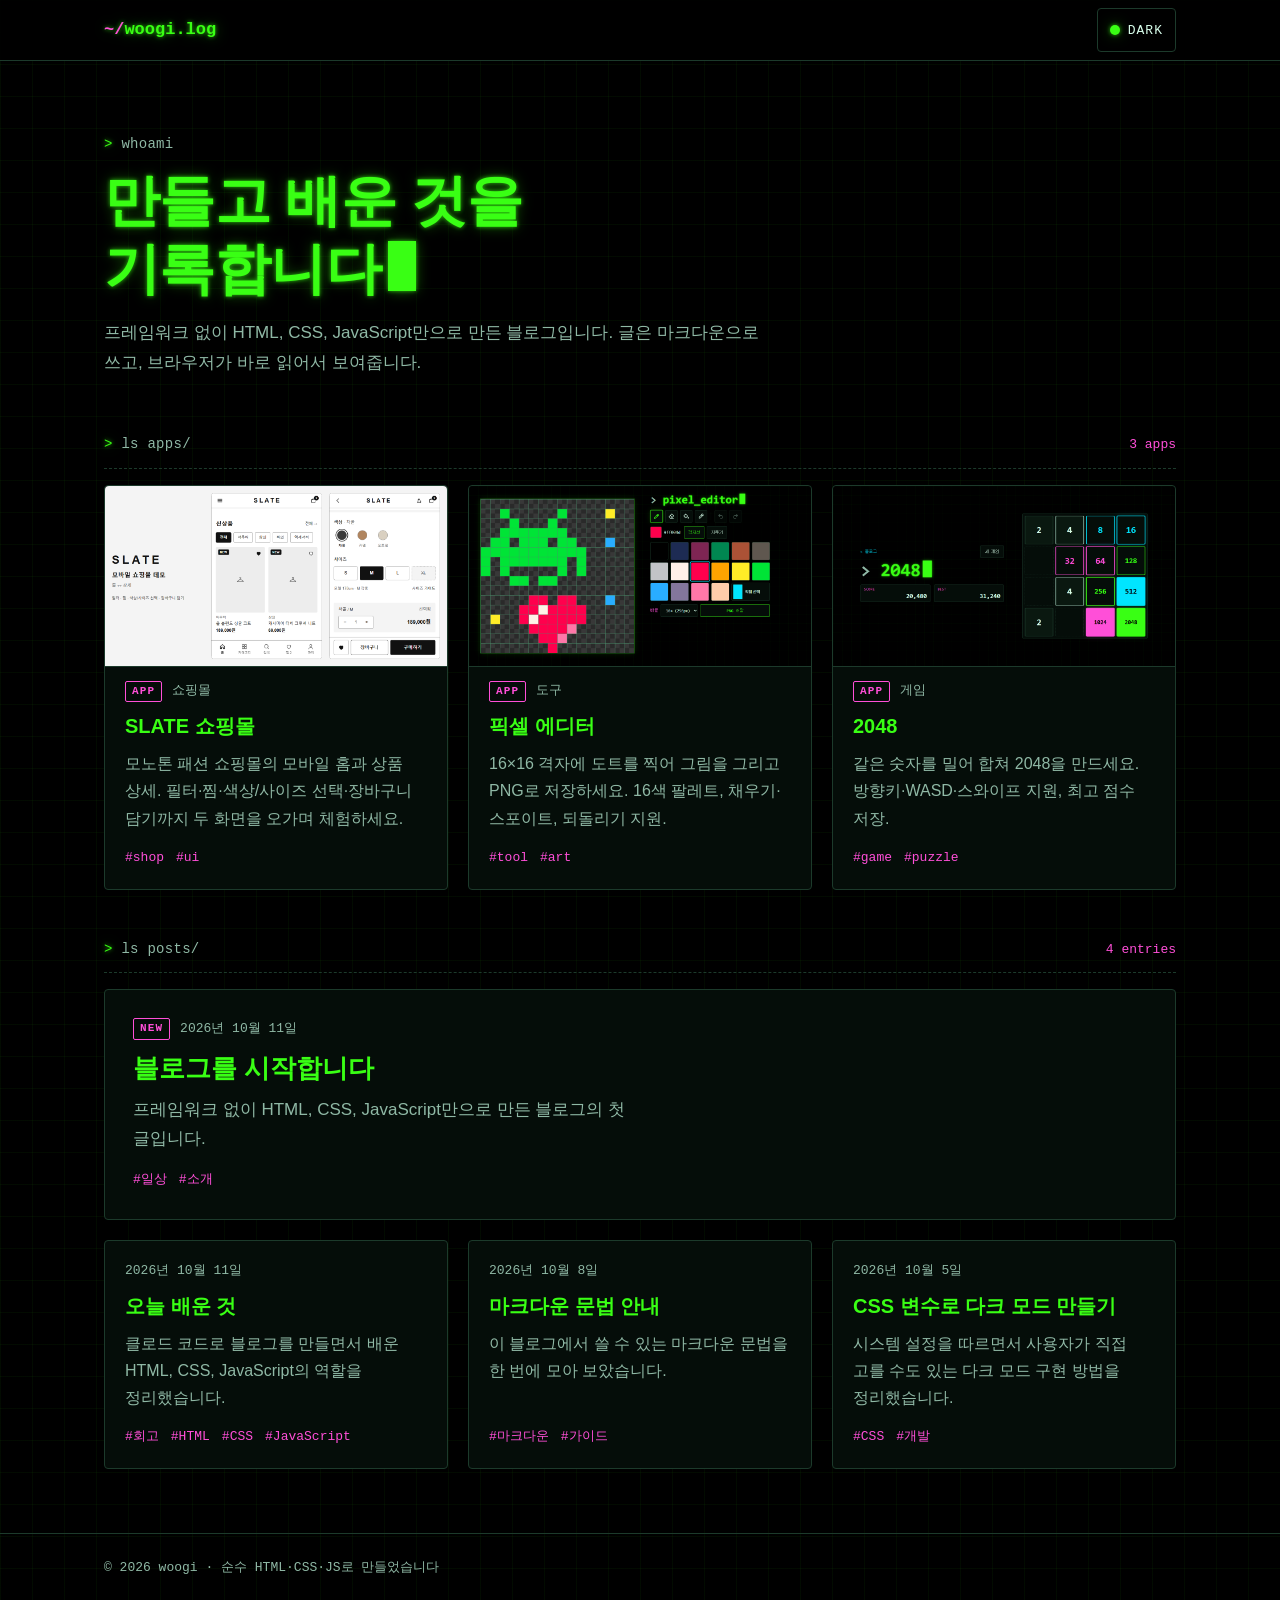
<file: index.html>
<!doctype html>
<html lang="ko">
<head>
  <meta charset="utf-8">
  <meta name="viewport" content="width=device-width, initial-scale=1">
  <title>woogi.log</title>
  <meta name="description" content="프레임워크 없이 HTML, CSS, JavaScript로 만든 개인 블로그입니다.">
  <script>
    // 첫 화면이 그려지기 전에 저장된 테마를 적용합니다 (깜빡임 방지).
    try {
      if (localStorage.getItem('theme') === 'light') document.documentElement.dataset.theme = 'light';
    } catch (e) {}
  </script>
  <link rel="stylesheet" href="css/style.css">
  <script type="module" src="js/theme.js"></script>
  <script type="module" src="js/main.js"></script>
</head>
<body>
  <a class="skip-link" href="#main">본문으로 건너뛰기</a>

  <header class="site-header">
    <div class="container header-inner">
      <a class="brand" href="./" aria-current="page"><span class="brand-path">~/</span>woogi.log</a>
      <button class="theme-toggle" type="button" aria-label="라이트 테마" aria-pressed="false">
        <span class="theme-toggle-label">DARK</span>
      </button>
    </div>
  </header>

  <main id="main" class="container">
    <section class="hero" aria-labelledby="hero-title">
      <p class="prompt">whoami</p>
      <h1 id="hero-title" class="hero-title">만들고 배운 것을<br>기록합니다<span class="cursor" aria-hidden="true"></span></h1>
      <p class="hero-text">프레임워크 없이 HTML, CSS, JavaScript만으로 만든 블로그입니다. 글은 마크다운으로 쓰고, 브라우저가 바로 읽어서 보여줍니다.</p>
    </section>

    <section class="apps" aria-labelledby="apps-title">
      <div class="section-head">
        <h2 id="apps-title" class="prompt">ls apps/</h2>
        <p class="section-count">3 apps</p>
      </div>
      <div class="post-grid">
        <article class="card card--app">
          <img class="card-thumb" src="apps/slate-shop/preview.png" width="1200" height="630" alt="SLATE 쇼핑몰 화면: 흑백 모바일 홈의 신상품 필터 칩과 찜한 상품 카드, 옆에 차콜 색상과 M 사이즈를 고른 상품 상세" loading="lazy">
          <p class="card-meta"><span class="badge">APP</span>쇼핑몰</p>
          <h3 class="card-title"><a class="card-link" href="apps/slate-shop/">SLATE 쇼핑몰</a></h3>
          <p class="card-description">모노톤 패션 쇼핑몰의 모바일 홈과 상품 상세. 필터·찜·색상/사이즈 선택·장바구니 담기까지 두 화면을 오가며 체험하세요.</p>
          <ul class="tag-list" aria-label="태그">
            <li class="tag">#shop</li>
            <li class="tag">#ui</li>
          </ul>
        </article>
        <article class="card card--app">
          <img class="card-thumb" src="apps/pixel-editor/preview.png" width="1200" height="630" alt="픽셀 에디터 화면: 16×16 격자에 그린 초록 우주 침략자와 빨간 하트, 옆에 그리기 도구와 16색 팔레트" loading="lazy">
          <p class="card-meta"><span class="badge">APP</span>도구</p>
          <h3 class="card-title"><a class="card-link" href="apps/pixel-editor/">픽셀 에디터</a></h3>
          <p class="card-description">16×16 격자에 도트를 찍어 그림을 그리고 PNG로 저장하세요. 16색 팔레트, 채우기·스포이트, 되돌리기 지원.</p>
          <ul class="tag-list" aria-label="태그">
            <li class="tag">#tool</li>
            <li class="tag">#art</li>
          </ul>
        </article>
        <article class="card card--app">
          <img class="card-thumb" src="apps/2048/preview.png" width="1200" height="630" alt="네온 테마 2048 게임 화면: 점수판과 2부터 2048까지의 타일이 놓인 4×4 보드" loading="lazy">
          <p class="card-meta"><span class="badge">APP</span>게임</p>
          <h3 class="card-title"><a class="card-link" href="apps/2048/">2048</a></h3>
          <p class="card-description">같은 숫자를 밀어 합쳐 2048을 만드세요. 방향키·WASD·스와이프 지원, 최고 점수 저장.</p>
          <ul class="tag-list" aria-label="태그">
            <li class="tag">#game</li>
            <li class="tag">#puzzle</li>
          </ul>
        </article>
      </div>
    </section>

    <section class="posts" aria-labelledby="posts-title">
      <div class="section-head">
        <h2 id="posts-title" class="prompt">ls posts/</h2>
        <p id="post-count" class="section-count"></p>
      </div>
      <div id="post-list" class="post-grid" aria-live="polite"></div>
    </section>
  </main>

  <footer class="site-footer">
    <div class="container">
      <p>&copy; 2026 woogi · 순수 HTML·CSS·JS로 만들었습니다</p>
    </div>
  </footer>
</body>
</html>
</file>
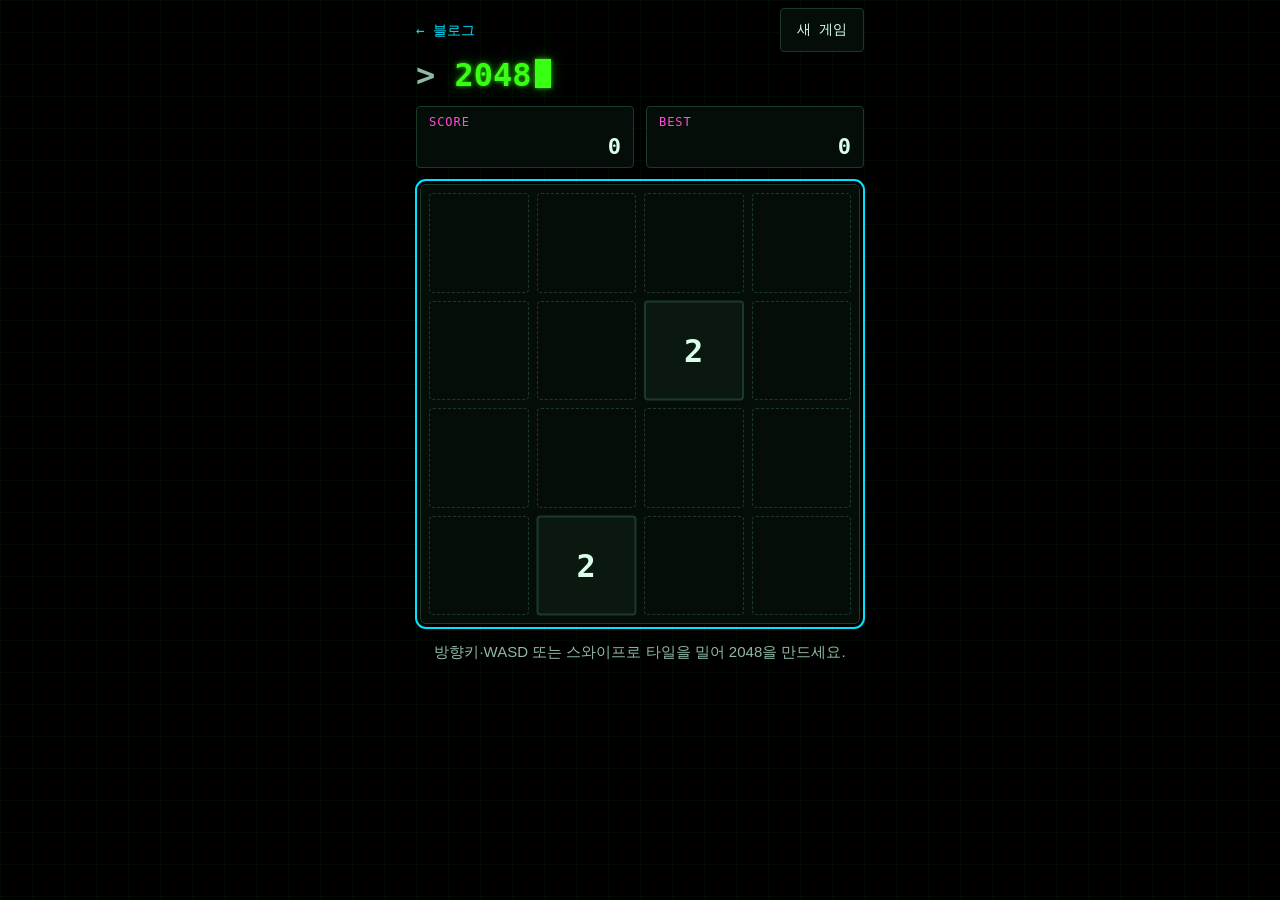
<file: apps/2048/index.html>
<!doctype html>
<html lang="ko">
<head>
  <meta charset="utf-8">
  <meta name="viewport" content="width=device-width, initial-scale=1">
  <title>2048 · woogi.log</title>
  <meta name="description" content="같은 숫자를 밀어 합쳐 2048을 만드세요. 방향키·WASD·스와이프 지원, 최고 점수 저장.">
  <script>
    // 첫 화면이 그려지기 전에 블로그에서 고른 테마를 적용합니다 (깜빡임 방지).
    try {
      if (localStorage.getItem('theme') === 'light') document.documentElement.dataset.theme = 'light';
    } catch (e) {}
  </script>
  <link rel="stylesheet" href="style.css">
  <script type="module" src="ui.js"></script>
</head>
<body>
  <div class="app">
    <header class="app-header">
      <nav class="top-bar" aria-label="앱 메뉴">
        <a class="back-link" href="../../index.html" target="_top">← 블로그</a>
        <button class="button new-game" type="button" id="new-game">새 게임</button>
      </nav>
      <h1 class="title"><span class="title-prompt" aria-hidden="true">&gt; </span>2048<span class="cursor" aria-hidden="true"></span></h1>
      <div class="scoreboard">
        <div class="score-box">
          <span class="score-label" id="score-label">SCORE</span>
          <span class="score-value" id="score" aria-labelledby="score-label">0</span>
          <span class="score-float-anchor" id="score-float" aria-hidden="true"></span>
        </div>
        <div class="score-box">
          <span class="score-label" id="best-label">BEST</span>
          <span class="score-value" id="best" aria-labelledby="best-label">0</span>
        </div>
      </div>
    </header>

    <main class="app-main">
      <div class="board-wrap">
        <div class="board" id="board" role="group" aria-label="2048 게임 보드" tabindex="-1">
          <div class="cell-grid" aria-hidden="true">
            <div class="cell"></div><div class="cell"></div><div class="cell"></div><div class="cell"></div>
            <div class="cell"></div><div class="cell"></div><div class="cell"></div><div class="cell"></div>
            <div class="cell"></div><div class="cell"></div><div class="cell"></div><div class="cell"></div>
            <div class="cell"></div><div class="cell"></div><div class="cell"></div><div class="cell"></div>
          </div>
          <div class="tile-layer" id="tile-layer" aria-hidden="true"></div>
        </div>

        <div class="overlay" id="overlay-win" role="dialog" aria-labelledby="overlay-win-title" hidden>
          <p class="overlay-title" id="overlay-win-title">&gt; 2048 달성!</p>
          <div class="overlay-actions">
            <button class="button button-primary" type="button" id="continue">계속하기</button>
            <button class="button" type="button" id="win-new-game">새 게임</button>
          </div>
        </div>

        <div class="overlay" id="overlay-over" role="dialog" aria-labelledby="overlay-over-title" aria-describedby="overlay-over-score" hidden>
          <p class="overlay-title" id="overlay-over-title">&gt; GAME OVER</p>
          <p class="overlay-score" id="overlay-over-score">점수 0</p>
          <div class="overlay-actions">
            <button class="button button-primary" type="button" id="retry">다시 하기</button>
          </div>
        </div>
      </div>

      <p class="hint">방향키·WASD 또는 스와이프로 타일을 밀어 2048을 만드세요.</p>
      <p class="sr-only" id="live" aria-live="polite"></p>
    </main>
  </div>
</body>
</html>
</file>
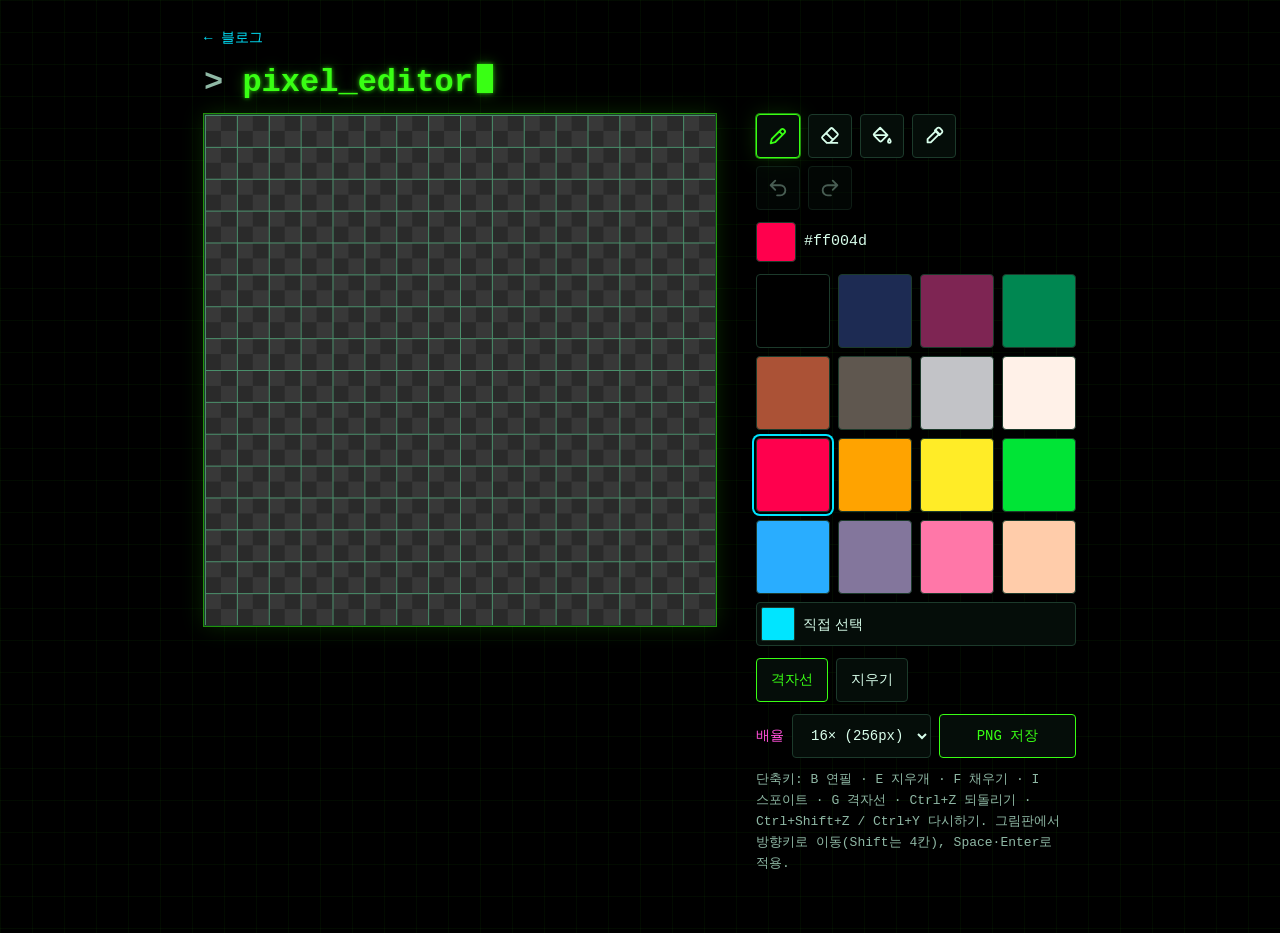
<file: apps/pixel-editor/index.html>
<!doctype html>
<html lang="ko">
<head>
  <meta charset="utf-8">
  <meta name="viewport" content="width=device-width, initial-scale=1">
  <title>픽셀 에디터 · woogi.log</title>
  <meta name="description" content="16×16 격자에 도트를 찍어 그림을 그리고 PNG로 저장하세요. 16색 팔레트, 채우기·스포이트, 되돌리기 지원.">
  <script>
    // 첫 화면이 그려지기 전에 블로그에서 고른 테마를 적용합니다 (깜빡임 방지).
    try {
      if (localStorage.getItem('theme') === 'light') document.documentElement.dataset.theme = 'light';
    } catch (e) {}
  </script>
  <link rel="stylesheet" href="style.css">
  <script type="module" src="ui.js"></script>
</head>
<body>
  <div class="app">
    <header class="app-header">
      <nav class="top-bar" aria-label="앱 메뉴">
        <a class="back-link" href="../../index.html" target="_top">← 블로그</a>
        <button class="button button-primary save-top" type="button" id="save-top">PNG 저장</button>
      </nav>
      <h1 class="title"><span class="title-prompt" aria-hidden="true">&gt; </span>pixel_editor<span class="cursor" aria-hidden="true"></span></h1>
    </header>

    <main class="app-main">
      <div class="board-wrap">
        <div class="board" id="board" tabindex="0" role="application"
             aria-label="16×16 그림판. 방향키로 칸 이동, 스페이스로 현재 도구 적용"
             aria-describedby="shortcuts">
          <div class="grid-lines" id="grid-lines" aria-hidden="true"></div>
          <div class="hover-cell" id="hover-cell" aria-hidden="true" hidden></div>
          <div class="cursor-cell" id="cursor-cell" aria-hidden="true"></div>
        </div>
      </div>

      <div class="panel">
        <div class="tools" role="group" aria-label="도구">
          <button class="tool" type="button" data-tool="pencil" aria-pressed="true" aria-label="연필 (B)" title="연필 (B)">
            <svg viewBox="0 0 24 24" aria-hidden="true" focusable="false"><path d="M4 20l1.2-4.8L15.5 4.9a2 2 0 0 1 2.8 0l.8.8a2 2 0 0 1 0 2.8L8.8 18.8z M13.5 7l3.5 3.5"/></svg>
            <span class="sr-only">연필</span>
          </button>
          <button class="tool" type="button" data-tool="eraser" aria-pressed="false" aria-label="지우개 (E)" title="지우개 (E)">
            <svg viewBox="0 0 24 24" aria-hidden="true" focusable="false"><path d="M8.5 19.5L3.8 14.8a1.5 1.5 0 0 1 0-2.1l8.9-8.9a1.5 1.5 0 0 1 2.1 0l5.3 5.3a1.5 1.5 0 0 1 0 2.1l-8.2 8.3z M8 9l7 7 M8.5 19.5H20"/></svg>
            <span class="sr-only">지우개</span>
          </button>
          <button class="tool" type="button" data-tool="fill" aria-pressed="false" aria-label="채우기 (F)" title="채우기 (F)">
            <svg viewBox="0 0 24 24" aria-hidden="true" focusable="false"><path d="M10 3l8 8-6.5 6.5a1.5 1.5 0 0 1-2.1 0L3.5 11.6a1.5 1.5 0 0 1 0-2.1z M4 11h14 M20 15s1.5 2 1.5 3a1.5 1.5 0 0 1-3 0c0-1 1.5-3 1.5-3z"/></svg>
            <span class="sr-only">채우기</span>
          </button>
          <button class="tool" type="button" data-tool="picker" aria-pressed="false" aria-label="스포이트 (I)" title="스포이트 (I)">
            <svg viewBox="0 0 24 24" aria-hidden="true" focusable="false"><path d="M14 6l4 4 M15.5 3.5a2.1 2.1 0 0 1 3 0l2 2a2.1 2.1 0 0 1 0 3L18 11 13 6z M13 7.5L5 15.5V19h3.5l8-8"/></svg>
            <span class="sr-only">스포이트</span>
          </button>
          <span class="tool-sep" aria-hidden="true"></span>
          <button class="tool" type="button" id="undo" aria-label="되돌리기 (Ctrl+Z)" title="되돌리기 (Ctrl+Z)" disabled>
            <svg viewBox="0 0 24 24" aria-hidden="true" focusable="false"><path d="M9 14L4 9l5-5 M4 9h10.5a5.5 5.5 0 0 1 0 11H11"/></svg>
            <span class="sr-only">되돌리기</span>
          </button>
          <button class="tool" type="button" id="redo" aria-label="다시하기 (Ctrl+Shift+Z)" title="다시하기 (Ctrl+Shift+Z)" disabled>
            <svg viewBox="0 0 24 24" aria-hidden="true" focusable="false"><path d="M15 14l5-5-5-5 M20 9H9.5a5.5 5.5 0 0 0 0 11H13"/></svg>
            <span class="sr-only">다시하기</span>
          </button>
        </div>

        <div class="current-color">
          <span class="current-swatch" id="current-swatch" aria-hidden="true"></span>
          <span class="current-hex" id="current-hex">#ff004d</span>
          <span class="sr-only">현재 색</span>
        </div>

        <div class="board-actions">
          <button class="button" type="button" id="grid-toggle" aria-pressed="true" title="격자선 (G)">격자선</button>
          <button class="button" type="button" id="clear">지우기</button>
        </div>

        <div class="palette" id="palette" role="group" aria-label="팔레트">
          <label class="custom" id="custom-label" for="custom-color">
            <span class="custom-swatch" id="custom-swatch" aria-hidden="true"></span>
            <span class="custom-text">직접 선택</span>
            <input class="custom-input" type="color" id="custom-color" value="#00e5ff">
          </label>
        </div>

        <div class="export">
          <label class="export-label" for="scale">배율</label>
          <select class="select" id="scale">
            <option value="1">1× (16px)</option>
            <option value="8">8× (128px)</option>
            <option value="16" selected>16× (256px)</option>
            <option value="32">32× (512px)</option>
          </select>
          <button class="button button-primary save-side" type="button" id="save-side">PNG 저장</button>
        </div>

        <p class="shortcuts" id="shortcuts">단축키: B 연필 · E 지우개 · F 채우기 · I 스포이트 · G 격자선 · Ctrl+Z 되돌리기 · Ctrl+Shift+Z / Ctrl+Y 다시하기. 그림판에서 방향키로 이동(Shift는 4칸), Space·Enter로 적용.</p>
        <p class="status" id="status" aria-live="polite"></p>
      </div>
    </main>
  </div>
</body>
</html>
</file>
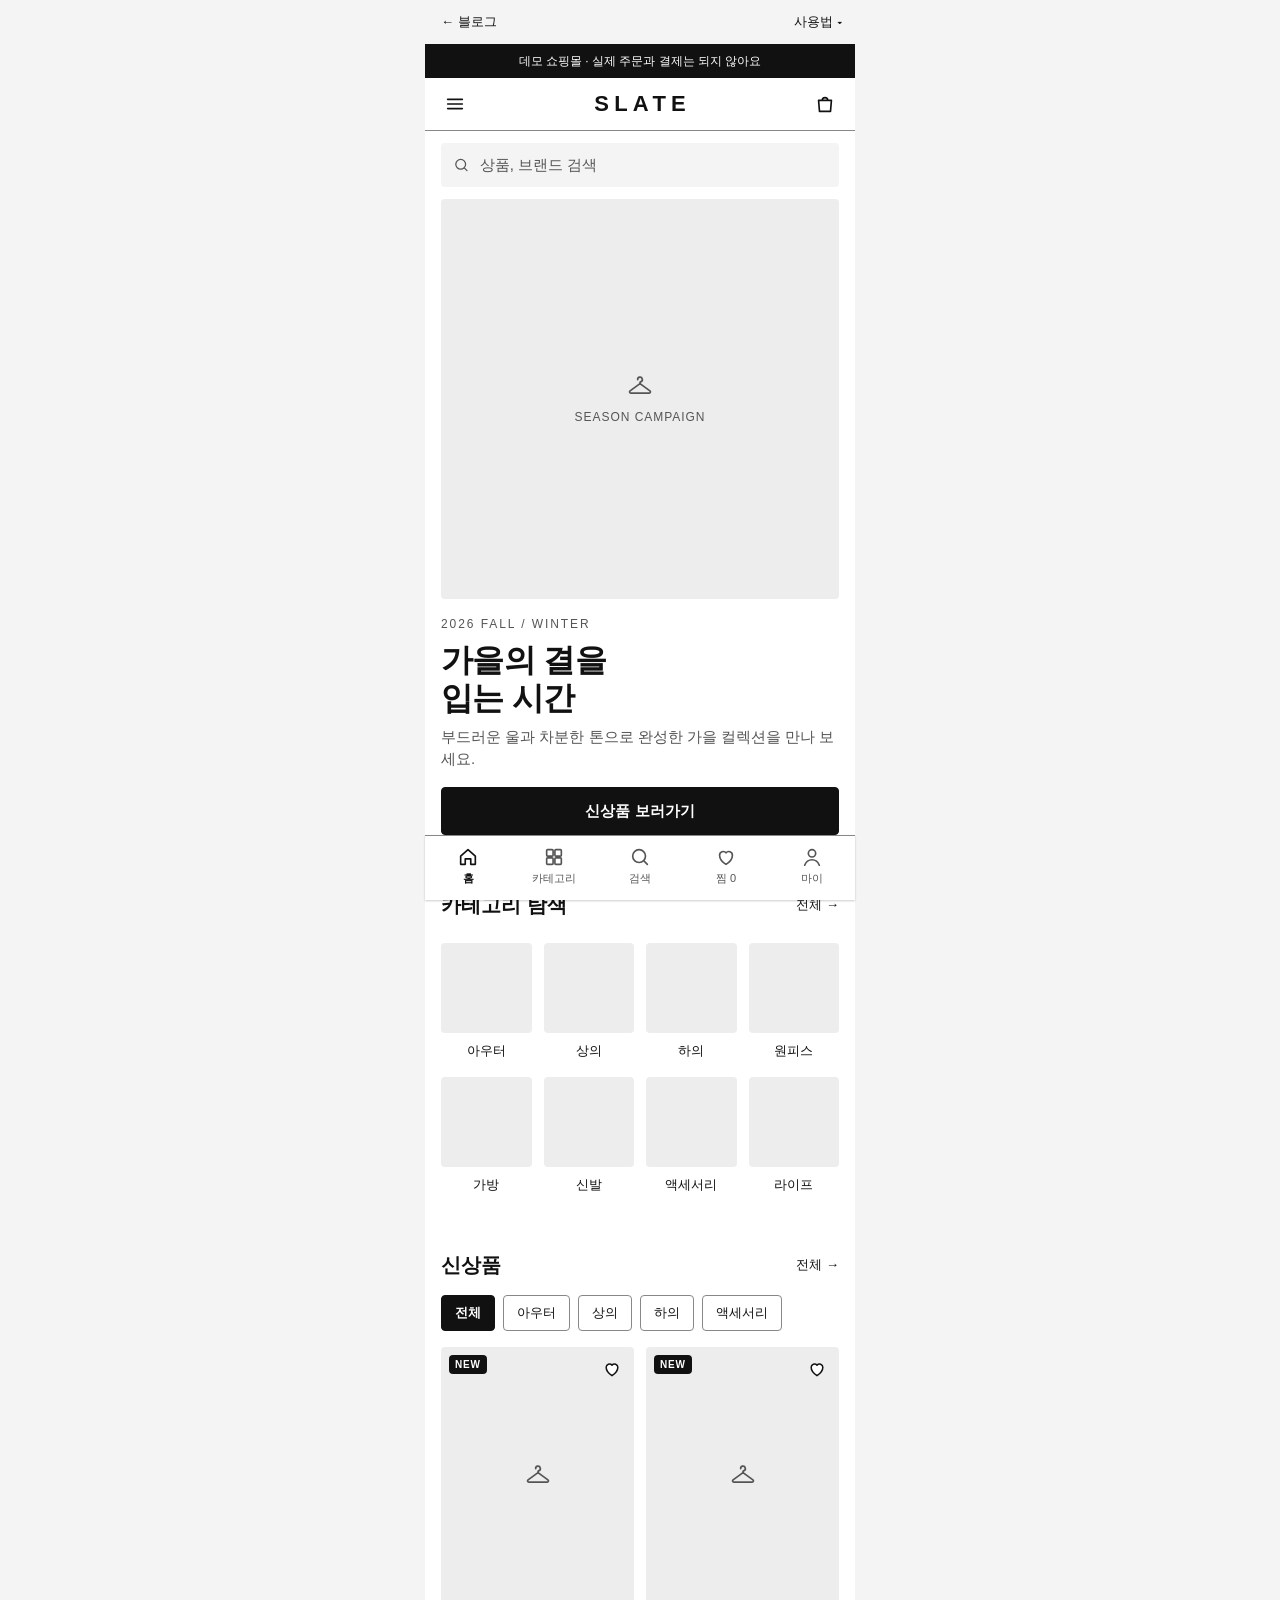
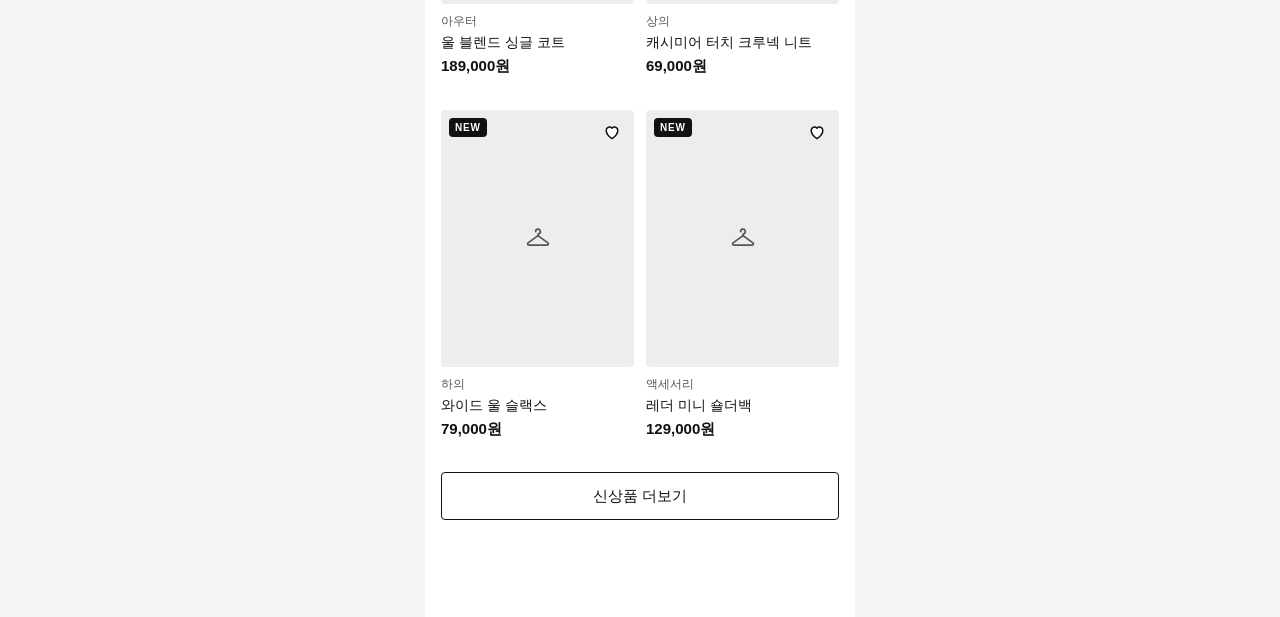
<file: apps/slate-shop/index.html>
<!doctype html>
<html lang="ko">
<head>
  <meta charset="utf-8">
  <meta name="viewport" content="width=device-width, initial-scale=1, viewport-fit=cover">
  <title>SLATE · woogi.log</title>
  <meta name="description" content="모노톤 패션 쇼핑몰의 모바일 홈과 상품 상세 데모">
  <!-- 사용자 확정 B안: 블로그 style.css·테마 스크립트를 불러오지 않습니다. -->
  <link rel="stylesheet" href="style.css">
</head>
<body>
  <!-- 데모 모드(?demo=1) 소개 패널: 평소에는 숨김 -->
  <aside class="sl-demo-intro" hidden>
    <p class="sl-demo-logo">SLATE</p>
    <p class="sl-demo-title">모바일 쇼핑몰 데모</p>
    <p class="sl-demo-sub">홈 ↔ 상세</p>
    <p class="sl-demo-desc">필터 · 찜 · 색상/사이즈 선택 · 장바구니 담기</p>
  </aside>

  <div class="sl-app" id="app">
    <!-- 블로그 띠 + 사용법 (디자인에 없는 안내 요소) -->
    <div class="sl-strip">
      <a class="sl-strip-link" href="../../index.html" target="_top">← 블로그</a>
      <details class="sl-help">
        <summary class="sl-help-summary">사용법</summary>
        <div class="sl-help-body">
          <ul class="sl-help-list">
            <li>상품 사진이나 이름을 누르면 상세 화면으로 가요. 왼쪽 위 ← 나 SLATE 로고로 돌아와요.</li>
            <li>칩으로 카테고리를 고르고, 하트로 찜해 보세요. 찜은 홈과 상세에서 함께 바뀌어요.</li>
            <li>상세에서 색상·사이즈·수량을 고른 뒤 장바구니에 담으면 위쪽 장바구니 숫자가 올라가요.</li>
            <li>찜과 장바구니는 이 브라우저에만 저장돼요. 결제·검색·회원 기능은 없는 데모예요.</li>
          </ul>
        </div>
      </details>
    </div>

    <!-- ================= 홈 ================= -->
    <section id="view-home" class="sl-view sl-view-home" aria-labelledby="home-title">
      <p class="sl-banner">데모 쇼핑몰 · 실제 주문과 결제는 되지 않아요</p>

      <header class="sl-header">
        <button type="button" class="sl-icon-btn" data-dead="메뉴" aria-label="메뉴 열기">
          <svg aria-hidden="true" width="22" height="22" viewBox="0 0 24 24" fill="none" stroke="currentColor" stroke-width="1.8" stroke-linecap="round"><path d="M4 7h16M4 12h16M4 17h16"/></svg>
        </button>
        <a href="#/" class="sl-logo" data-home-link>SLATE</a>
        <button type="button" class="sl-icon-btn sl-cart-btn" data-cart-btn aria-label="장바구니, 0개">
          <svg aria-hidden="true" width="22" height="22" viewBox="0 0 24 24" fill="none" stroke="currentColor" stroke-width="1.8" stroke-linejoin="round"><path d="M5 8h14l-1 12H6L5 8z"/><path d="M9 8a3 3 0 0 1 6 0"/></svg>
          <span class="sl-badge" data-cart-badge aria-hidden="true" hidden></span>
        </button>
      </header>

      <form class="sl-search" role="search" id="search-form">
        <label class="sl-search-box">
          <svg aria-hidden="true" width="18" height="18" viewBox="0 0 24 24" fill="none" stroke="currentColor" stroke-width="1.8" stroke-linecap="round"><circle cx="11" cy="11" r="7"/><path d="M20 20l-3.5-3.5"/></svg>
          <span class="sl-sr">상품 검색</span>
          <input type="search" name="q" class="sl-search-input" placeholder="상품, 브랜드 검색" autocomplete="off">
        </label>
      </form>

      <main class="sl-main sl-home-main">
        <!-- 히어로 -->
        <section class="sl-hero" aria-labelledby="home-title">
          <div class="sl-ph sl-hero-img" role="img" aria-label="시즌 캠페인 이미지 자리">
            <svg class="sl-ph-icon" aria-hidden="true" width="28" height="28" viewBox="0 0 24 24" fill="none" stroke="currentColor" stroke-width="1.5" stroke-linecap="round" stroke-linejoin="round"><path d="M10 6.5a2 2 0 1 1 2.8 1.8c-.5.2-.8.7-.8 1.2V10"/><path d="M12 10l-8.5 6.2c-.8.6-.4 1.8.6 1.8h15.8c1 0 1.4-1.2.6-1.8L12 10z"/></svg>
            <span class="sl-ph-cap">SEASON CAMPAIGN</span>
          </div>
          <div class="sl-hero-text">
            <p class="sl-eyebrow">2026 FALL / WINTER</p>
            <h1 id="home-title" class="sl-hero-title" tabindex="-1">가을의 결을<br>입는 시간</h1>
            <p class="sl-hero-desc">부드러운 울과 차분한 톤으로 완성한 가을 컬렉션을 만나 보세요.</p>
          </div>
          <button type="button" class="sl-btn sl-btn-solid" id="hero-cta">신상품 보러가기</button>
        </section>

        <!-- 카테고리 -->
        <section class="sl-section" aria-labelledby="cat-title">
          <div class="sl-section-head">
            <h2 id="cat-title" class="sl-h2">카테고리 탐색</h2>
            <button type="button" class="sl-more-link" data-dead="전체 카테고리">전체 →</button>
          </div>
          <ul class="sl-cat-grid" id="cat-list"></ul>
        </section>

        <!-- 신상품 -->
        <section class="sl-section sl-new" id="new-section" aria-labelledby="new-title">
          <div class="sl-section-head sl-pad">
            <h2 id="new-title" class="sl-h2 sl-scroll-target" tabindex="-1">신상품</h2>
            <button type="button" class="sl-more-link" id="new-all">전체 →</button>
          </div>
          <div class="sl-chips" role="group" aria-label="신상품 카테고리 필터" id="chip-list"></div>
          <ul class="sl-card-grid" id="product-list"></ul>
          <div class="sl-more-wrap" id="more-wrap">
            <button type="button" class="sl-btn sl-btn-line" id="more-btn">신상품 더보기</button>
          </div>
        </section>
      </main>

      <!-- 하단 탭 바 -->
      <nav class="sl-tabbar sl-fixed-bar" aria-label="하단 메뉴">
        <ul class="sl-tabbar-list">
          <li>
            <a href="#/" class="sl-tab is-current" aria-current="page" data-home-link>
              <svg aria-hidden="true" width="22" height="22" viewBox="0 0 24 24" fill="none" stroke="currentColor" stroke-width="1.8" stroke-linejoin="round"><path d="M4 11l8-7 8 7v9h-5v-6H9v6H4z"/></svg>홈
            </a>
          </li>
          <li>
            <button type="button" class="sl-tab" data-dead="카테고리">
              <svg aria-hidden="true" width="22" height="22" viewBox="0 0 24 24" fill="none" stroke="currentColor" stroke-width="1.8"><rect x="4" y="4" width="7" height="7" rx="1"/><rect x="13" y="4" width="7" height="7" rx="1"/><rect x="4" y="13" width="7" height="7" rx="1"/><rect x="13" y="13" width="7" height="7" rx="1"/></svg>카테고리
            </button>
          </li>
          <li>
            <button type="button" class="sl-tab" data-dead="검색">
              <svg aria-hidden="true" width="22" height="22" viewBox="0 0 24 24" fill="none" stroke="currentColor" stroke-width="1.8" stroke-linecap="round"><circle cx="11" cy="11" r="7"/><path d="M20 20l-3.5-3.5"/></svg>검색
            </button>
          </li>
          <li>
            <button type="button" class="sl-tab" id="tab-wish">
              <svg aria-hidden="true" width="22" height="22" viewBox="0 0 24 24" fill="none" stroke="currentColor" stroke-width="1.8" stroke-linejoin="round"><path d="M12 20s-7-4.4-7-10a4 4 0 0 1 7-2.6A4 4 0 0 1 19 10c0 5.6-7 10-7 10z"/></svg><span id="tab-wish-text">찜 0</span>
            </button>
          </li>
          <li>
            <button type="button" class="sl-tab" data-dead="마이 페이지">
              <svg aria-hidden="true" width="22" height="22" viewBox="0 0 24 24" fill="none" stroke="currentColor" stroke-width="1.8" stroke-linecap="round"><circle cx="12" cy="8" r="4"/><path d="M4 21c1.5-4 4.5-6 8-6s6.5 2 8 6"/></svg>마이
            </button>
          </li>
        </ul>
      </nav>
    </section>

    <!-- ================= 상품 상세 ================= -->
    <section id="view-product" class="sl-view sl-view-product" aria-labelledby="pd-name" hidden>
      <header class="sl-header">
        <button type="button" class="sl-icon-btn" id="pd-back" aria-label="뒤로 가기">
          <svg aria-hidden="true" width="22" height="22" viewBox="0 0 24 24" fill="none" stroke="currentColor" stroke-width="1.8" stroke-linecap="round" stroke-linejoin="round"><path d="M15 5l-7 7 7 7"/></svg>
        </button>
        <a href="#/" class="sl-logo sl-logo-sm">SLATE</a>
        <div class="sl-header-right">
          <button type="button" class="sl-icon-btn" id="pd-share" aria-label="공유하기">
            <svg aria-hidden="true" width="21" height="21" viewBox="0 0 24 24" fill="none" stroke="currentColor" stroke-width="1.8" stroke-linecap="round" stroke-linejoin="round"><path d="M12 15V4M8 8l4-4 4 4"/><path d="M5 12v7h14v-7"/></svg>
          </button>
          <button type="button" class="sl-icon-btn sl-cart-btn" data-cart-btn aria-label="장바구니, 0개">
            <svg aria-hidden="true" width="22" height="22" viewBox="0 0 24 24" fill="none" stroke="currentColor" stroke-width="1.8" stroke-linejoin="round"><path d="M5 8h14l-1 12H6L5 8z"/><path d="M9 8a3 3 0 0 1 6 0"/></svg>
            <span class="sl-badge" data-cart-badge aria-hidden="true" hidden></span>
          </button>
        </div>
      </header>

      <main class="sl-main sl-pd-main">
        <!-- 상품을 찾을 수 없을 때 -->
        <div class="sl-notfound" id="pd-notfound" hidden>
          <h1 class="sl-notfound-title" id="nf-title" tabindex="-1">상품을 찾을 수 없어요</h1>
          <p class="sl-notfound-desc">주소가 잘못되었거나 없는 상품이에요.</p>
          <a href="#/" class="sl-btn sl-btn-solid">홈으로</a>
        </div>

        <div class="sl-pd" id="pd-body">
          <!-- 상품 이미지 -->
          <section class="sl-gallery" aria-label="상품 이미지">
            <div class="sl-ph sl-gallery-img" id="pd-image" role="img" aria-label="">
              <span class="sl-gallery-sw" id="pd-image-sw" aria-hidden="true"></span>
              <svg class="sl-ph-icon" aria-hidden="true" width="28" height="28" viewBox="0 0 24 24" fill="none" stroke="currentColor" stroke-width="1.5" stroke-linecap="round" stroke-linejoin="round"><path d="M10 6.5a2 2 0 1 1 2.8 1.8c-.5.2-.8.7-.8 1.2V10"/><path d="M12 10l-8.5 6.2c-.8.6-.4 1.8.6 1.8h15.8c1 0 1.4-1.2.6-1.8L12 10z"/></svg>
              <span class="sl-ph-cap" id="pd-image-cap"></span>
            </div>
            <button type="button" class="sl-gallery-nav sl-gallery-prev" id="pd-prev" aria-label="이전 이미지">
              <svg aria-hidden="true" width="20" height="20" viewBox="0 0 24 24" fill="none" stroke="currentColor" stroke-width="1.8" stroke-linecap="round" stroke-linejoin="round"><path d="M15 5l-7 7 7 7"/></svg>
            </button>
            <button type="button" class="sl-gallery-nav sl-gallery-next" id="pd-next" aria-label="다음 이미지">
              <svg aria-hidden="true" width="20" height="20" viewBox="0 0 24 24" fill="none" stroke="currentColor" stroke-width="1.8" stroke-linecap="round" stroke-linejoin="round"><path d="M9 5l7 7-7 7"/></svg>
            </button>
            <span class="sl-gallery-count" id="pd-count" aria-hidden="true">1 / 5</span>
          </section>

          <!-- 기본 정보 -->
          <section class="sl-pd-info" aria-labelledby="pd-name">
            <div class="sl-pd-meta">
              <span id="pd-cat">SLATE · 아우터</span>
              <span class="sl-new-badge sl-new-inline" id="pd-new">NEW</span>
            </div>
            <h1 id="pd-name" class="sl-pd-name" tabindex="-1"></h1>
            <p class="sl-pd-price"><span id="pd-price"></span><span class="sl-won">원</span></p>
            <p class="sl-pd-sub" id="pd-sub"></p>
          </section>

          <!-- 옵션 선택 -->
          <section class="sl-pd-options" aria-label="옵션 선택">
            <fieldset class="sl-fieldset">
              <legend class="sl-legend">색상 <span class="sl-legend-sub" id="pd-color-name"></span></legend>
              <div class="sl-swatches" id="pd-swatches"></div>
            </fieldset>

            <fieldset class="sl-fieldset sl-scroll-target" id="pd-size-set">
              <legend class="sl-legend">사이즈</legend>
              <div class="sl-sizes" id="pd-sizes"></div>
              <div class="sl-size-foot">
                <span class="sl-size-error" id="pd-size-error" role="alert"></span>
                <span class="sl-model" id="pd-model"></span>
                <button type="button" class="sl-more-link" id="pd-guide-btn">사이즈 가이드</button>
              </div>
            </fieldset>

            <div class="sl-summary" id="pd-summary" hidden>
              <div class="sl-summary-row">
                <span id="pd-summary-text"></span>
                <span class="sl-muted">선택됨</span>
              </div>
              <div class="sl-summary-row sl-summary-row-center">
                <div class="sl-qty">
                  <button type="button" class="sl-qty-btn" id="pd-dec" aria-label="수량 줄이기">−</button>
                  <span class="sl-qty-value" id="pd-qty" aria-live="polite">1</span>
                  <button type="button" class="sl-qty-btn" id="pd-inc" aria-label="수량 늘리기">+</button>
                </div>
                <span class="sl-total" id="pd-total"></span>
              </div>
            </div>
          </section>

          <!-- 상품 설명 -->
          <section class="sl-pd-desc" aria-labelledby="pd-desc-title">
            <h2 id="pd-desc-title" class="sl-h2-sm">상품 설명</h2>
            <p class="sl-pd-desc-text" id="pd-desc"></p>
            <div class="sl-ph sl-detail-img" role="img" aria-label="디테일 컷 이미지 자리">
              <svg class="sl-ph-icon" aria-hidden="true" width="28" height="28" viewBox="0 0 24 24" fill="none" stroke="currentColor" stroke-width="1.5" stroke-linecap="round" stroke-linejoin="round"><path d="M10 6.5a2 2 0 1 1 2.8 1.8c-.5.2-.8.7-.8 1.2V10"/><path d="M12 10l-8.5 6.2c-.8.6-.4 1.8.6 1.8h15.8c1 0 1.4-1.2.6-1.8L12 10z"/></svg>
              <span class="sl-ph-cap">DETAIL</span>
            </div>

            <dl class="sl-specs" id="pd-specs"></dl>

            <div class="sl-size-guide sl-scroll-target" id="size-guide">
              <h3 class="sl-h3" id="size-guide-title" tabindex="-1">사이즈 가이드 <span class="sl-h3-unit">(cm)</span></h3>
              <div class="sl-table-wrap">
                <table class="sl-table">
                  <thead><tr id="pd-guide-head"></tr></thead>
                  <tbody id="pd-guide-body"></tbody>
                </table>
              </div>
            </div>

            <div class="sl-link-list">
              <button type="button" class="sl-link-row" data-dead="리뷰">리뷰 <span class="sl-muted"><span id="pd-reviews">0</span> ›</span></button>
              <button type="button" class="sl-link-row" data-dead="상품 문의">상품 문의 <span class="sl-muted">›</span></button>
              <button type="button" class="sl-link-row" data-dead="배송·교환·반품 안내">배송·교환·반품 안내 <span class="sl-muted">›</span></button>
            </div>
          </section>
        </div>
      </main>

      <!-- 하단 구매 바 -->
      <div class="sl-buybar sl-fixed-bar" id="pd-buybar">
        <p class="sl-added" id="pd-added" role="status"></p>
        <div class="sl-buybar-row">
          <button type="button" class="sl-buy-heart sl-heart" id="pd-wish" aria-pressed="false" aria-label="찜하기">
            <svg aria-hidden="true" width="22" height="22" viewBox="0 0 24 24" fill="none" stroke="currentColor" stroke-width="1.8" stroke-linejoin="round"><path d="M12 20s-7-4.4-7-10a4 4 0 0 1 7-2.6A4 4 0 0 1 19 10c0 5.6-7 10-7 10z"/></svg>
          </button>
          <button type="button" class="sl-btn sl-btn-line sl-buy-cart" id="pd-add">장바구니</button>
          <button type="button" class="sl-btn sl-btn-solid sl-buy-now" id="pd-buy">구매하기</button>
        </div>
      </div>
    </section>

    <!-- 토스트 -->
    <div class="sl-toast" id="toast" role="status" aria-live="polite"></div>
  </div>

  <!-- ===== 반복 요소 템플릿 (innerHTML 대신 복제해서 씁니다) ===== -->
  <template id="tpl-chip">
    <button type="button" class="sl-chip" aria-pressed="false"></button>
  </template>

  <template id="tpl-cat">
    <li>
      <button type="button" class="sl-cat">
        <span class="sl-cat-img" aria-hidden="true"></span>
        <span class="sl-cat-label"></span>
      </button>
    </li>
  </template>

  <template id="tpl-card">
    <li class="sl-card">
      <div class="sl-card-media">
        <a class="sl-ph sl-card-img" href="#/">
          <svg class="sl-ph-icon" aria-hidden="true" width="28" height="28" viewBox="0 0 24 24" fill="none" stroke="currentColor" stroke-width="1.5" stroke-linecap="round" stroke-linejoin="round"><path d="M10 6.5a2 2 0 1 1 2.8 1.8c-.5.2-.8.7-.8 1.2V10"/><path d="M12 10l-8.5 6.2c-.8.6-.4 1.8.6 1.8h15.8c1 0 1.4-1.2.6-1.8L12 10z"/></svg>
        </a>
        <span class="sl-new-badge sl-card-new" aria-hidden="true">NEW</span>
        <button type="button" class="sl-card-heart sl-heart" aria-pressed="false" aria-label="">
          <svg aria-hidden="true" width="20" height="20" viewBox="0 0 24 24" fill="none" stroke="currentColor" stroke-width="1.8" stroke-linejoin="round"><path d="M12 20s-7-4.4-7-10a4 4 0 0 1 7-2.6A4 4 0 0 1 19 10c0 5.6-7 10-7 10z"/></svg>
        </button>
      </div>
      <div class="sl-card-info">
        <span class="sl-card-cat"></span>
        <a class="sl-card-name" href="#/"></a>
        <span class="sl-card-price"></span>
      </div>
    </li>
  </template>

  <template id="tpl-swatch">
    <button type="button" class="sl-swatch" aria-pressed="false" aria-label="">
      <span class="sl-swatch-ring" aria-hidden="true"><span class="sl-swatch-dot"></span></span>
      <span class="sl-swatch-name" aria-hidden="true"></span>
    </button>
  </template>

  <template id="tpl-size">
    <button type="button" class="sl-size" aria-pressed="false"></button>
  </template>

  <template id="tpl-spec">
    <dt class="sl-spec-term"></dt>
    <dd class="sl-spec-desc"></dd>
  </template>

  <template id="tpl-th-col">
    <th scope="col"></th>
  </template>

  <template id="tpl-guide-row">
    <tr><th scope="row"></th></tr>
  </template>

  <template id="tpl-td">
    <td></td>
  </template>

  <script type="module" src="ui.js"></script>
</body>
</html>
</file>
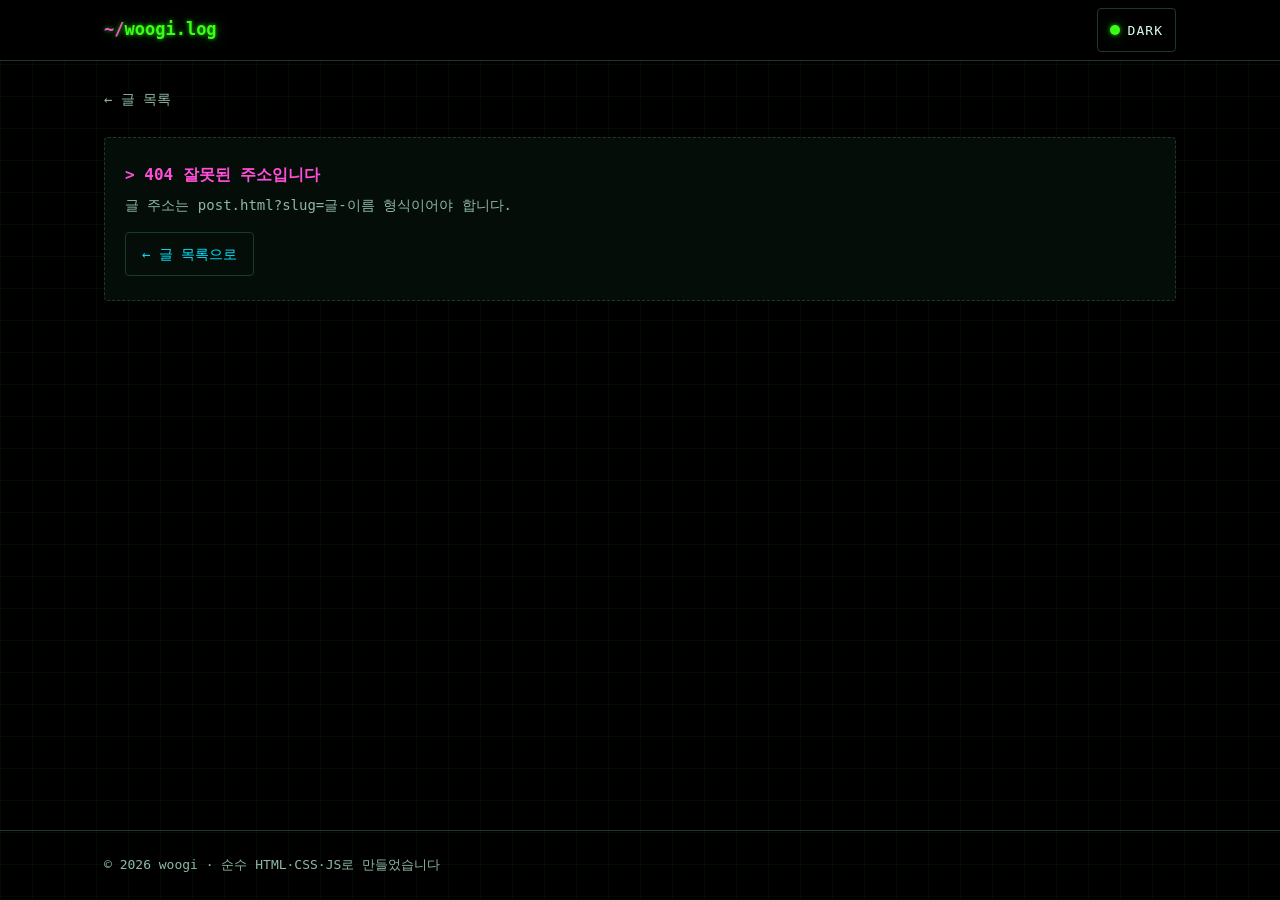
<file: post.html>
<!doctype html>
<html lang="ko">
<head>
  <meta charset="utf-8">
  <meta name="viewport" content="width=device-width, initial-scale=1">
  <title>woogi.log</title>
  <meta name="description" content="woogi.log의 글입니다.">
  <script>
    // 첫 화면이 그려지기 전에 저장된 테마를 적용합니다 (깜빡임 방지).
    try {
      if (localStorage.getItem('theme') === 'light') document.documentElement.dataset.theme = 'light';
    } catch (e) {}
  </script>
  <link rel="stylesheet" href="css/style.css">
  <script type="module" src="js/theme.js"></script>
  <script type="module" src="js/post.js"></script>
</head>
<body>
  <a class="skip-link" href="#main">본문으로 건너뛰기</a>

  <header class="site-header">
    <div class="container header-inner">
      <a class="brand" href="./"><span class="brand-path">~/</span>woogi.log</a>
      <button class="theme-toggle" type="button" aria-label="라이트 테마" aria-pressed="false">
        <span class="theme-toggle-label">DARK</span>
      </button>
    </div>
  </header>

  <main id="main" class="container">
    <nav class="breadcrumb" aria-label="이동">
      <a href="./">← 글 목록</a>
    </nav>
    <article id="post" class="post" aria-live="polite"></article>
  </main>

  <footer class="site-footer">
    <div class="container">
      <p>&copy; 2026 woogi · 순수 HTML·CSS·JS로 만들었습니다</p>
    </div>
  </footer>
</body>
</html>
</file>
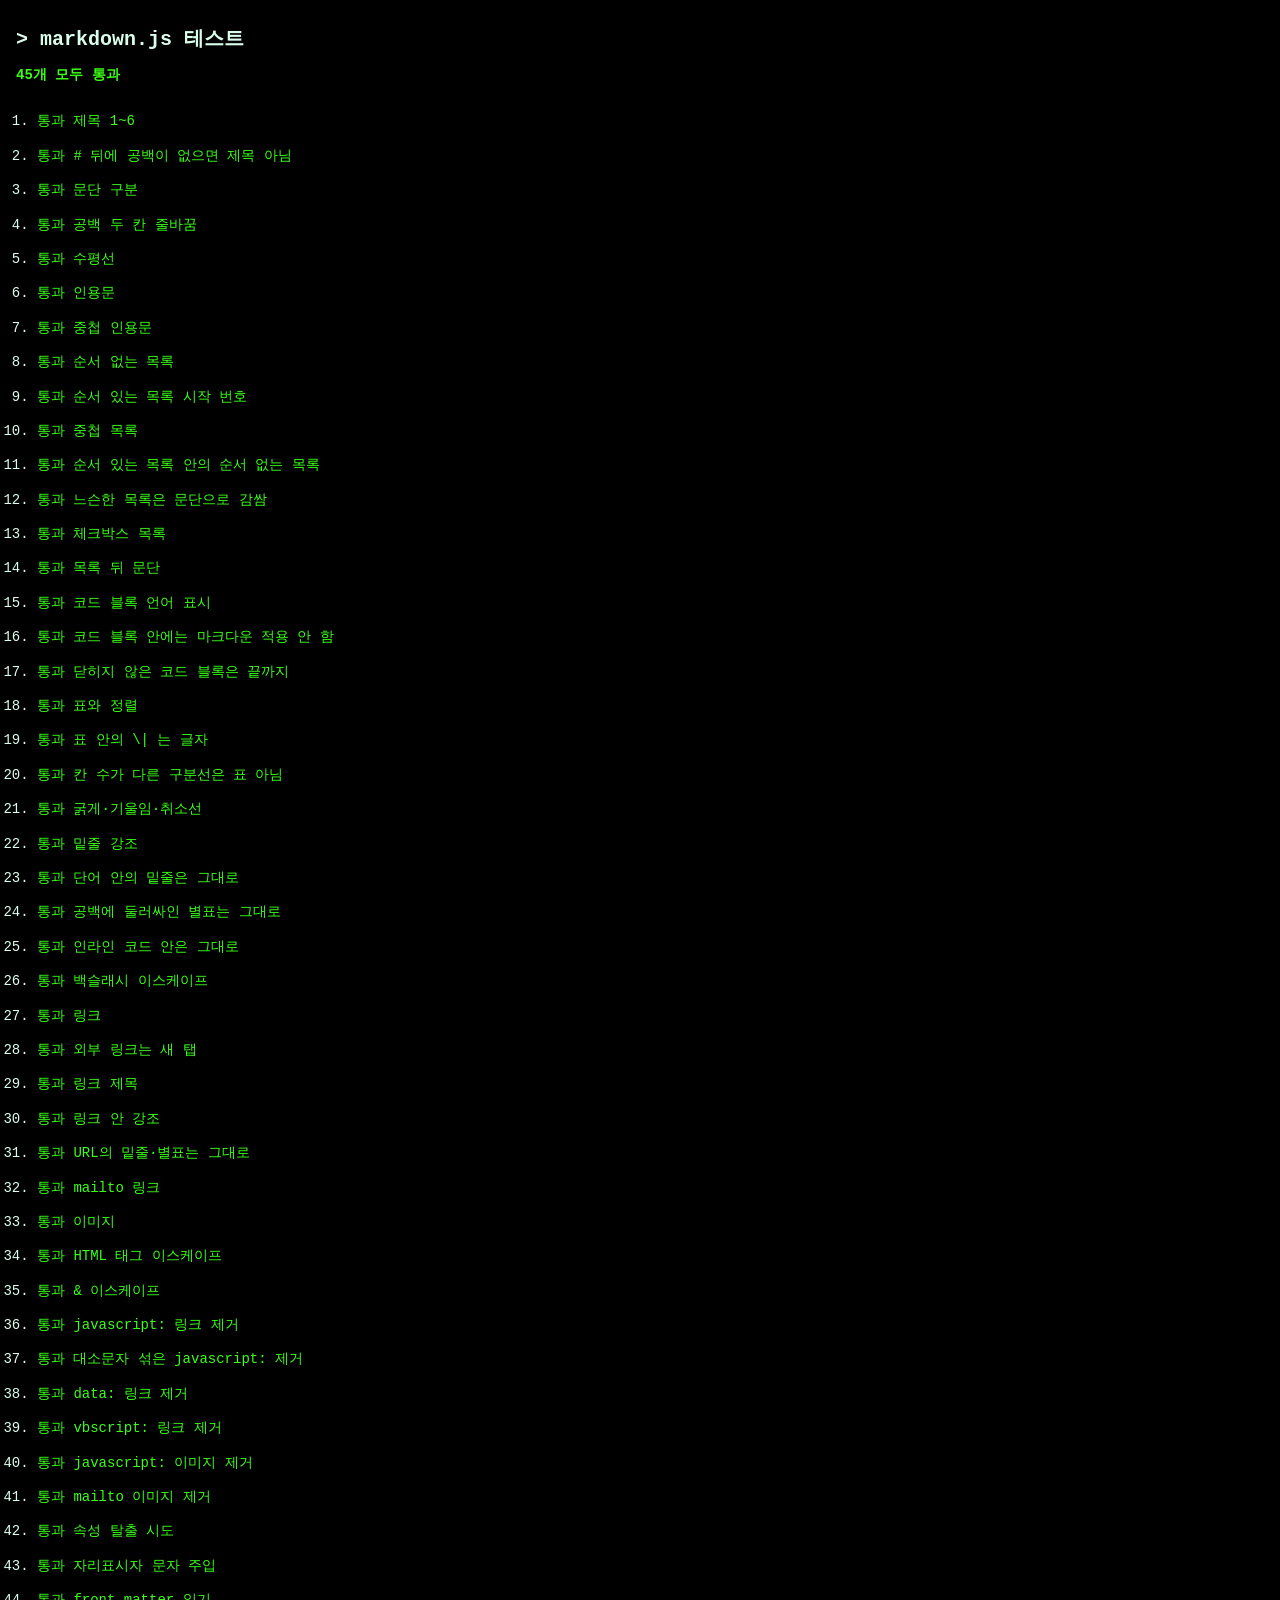
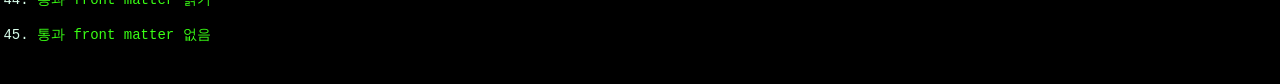
<file: tests/markdown.test.html>
<!doctype html>
<html lang="ko">
<head>
  <meta charset="utf-8">
  <meta name="viewport" content="width=device-width, initial-scale=1">
  <title>마크다운 변환기 테스트</title>
  <style>
    :root {
      --bg: #000000;
      --text: #d9ffec;
      --muted: #8fb8a5;
      --pass: #39ff14;
      --fail: #ff4fd8;
      --line: #1d3a2c;
      --mono: ui-monospace, "SF Mono", Consolas, monospace;
    }
    body {
      margin: 0;
      padding: 24px 16px;
      background: var(--bg);
      color: var(--text);
      font-family: var(--mono);
      font-size: 0.875rem;
      line-height: 1.6;
    }
    h1 { font-size: 1.25rem; margin: 0 0 8px; }
    #summary { margin: 0 0 24px; font-weight: 700; }
    .pass { color: var(--pass); }
    .fail { color: var(--fail); }
    ol { padding-left: 1.5em; }
    li { margin-bottom: 12px; }
    pre {
      overflow-x: auto;
      margin: 6px 0 0;
      padding: 8px;
      border: 1px solid var(--line);
      color: var(--muted);
      white-space: pre-wrap;
      word-break: break-all;
    }
  </style>
</head>
<body>
  <main>
    <h1>&gt; markdown.js 테스트</h1>
    <p id="summary">실행 중…</p>
    <ol id="results"></ol>
  </main>

  <script type="module">
    import { parseMarkdown, parseInline } from '../js/markdown.js';
    import { parseFrontMatter } from '../js/frontmatter.js';

    // [이름, 실제 값을 만드는 함수, 기대 값]
    const cases = [
      // 블록
      ['제목 1~6', () => parseMarkdown('# 하나\n###### 여섯'), '<h1>하나</h1>\n<h6>여섯</h6>'],
      ['# 뒤에 공백이 없으면 제목 아님', () => parseMarkdown('#태그'), '<p>#태그</p>'],
      ['문단 구분', () => parseMarkdown('첫 문단\n이어짐\n\n둘째 문단'), '<p>첫 문단\n이어짐</p>\n<p>둘째 문단</p>'],
      ['공백 두 칸 줄바꿈', () => parseMarkdown('한 줄  \n두 줄'), '<p>한 줄<br>\n두 줄</p>'],
      ['수평선', () => parseMarkdown('위\n\n---\n\n* * *'), '<p>위</p>\n<hr>\n<hr>'],
      ['인용문', () => parseMarkdown('> 인용\n> **강조**'), '<blockquote>\n<p>인용\n<strong>강조</strong></p>\n</blockquote>'],
      ['중첩 인용문', () => parseMarkdown('> 바깥\n>\n> > 안쪽'), '<blockquote>\n<p>바깥</p>\n<blockquote>\n<p>안쪽</p>\n</blockquote>\n</blockquote>'],
      ['순서 없는 목록', () => parseMarkdown('- 가\n- 나'), '<ul>\n<li>가</li>\n<li>나</li>\n</ul>'],
      ['순서 있는 목록 시작 번호', () => parseMarkdown('3. 셋\n4. 넷'), '<ol start="3">\n<li>셋</li>\n<li>넷</li>\n</ol>'],
      ['중첩 목록', () => parseMarkdown('- 가\n  - 가-1\n- 나'), '<ul>\n<li>가\n<ul>\n<li>가-1</li>\n</ul></li>\n<li>나</li>\n</ul>'],
      ['순서 있는 목록 안의 순서 없는 목록', () => parseMarkdown('1. 하나\n   - 점\n2. 둘'), '<ol>\n<li>하나\n<ul>\n<li>점</li>\n</ul></li>\n<li>둘</li>\n</ol>'],
      ['느슨한 목록은 문단으로 감쌈', () => parseMarkdown('- 가\n\n- 나'), '<ul>\n<li><p>가</p></li>\n<li><p>나</p></li>\n</ul>'],
      ['체크박스 목록', () => parseMarkdown('- [x] 끝\n- [ ] 할 일'), '<ul class="task-list">\n<li class="task-item"><input type="checkbox" disabled checked> 끝</li>\n<li class="task-item"><input type="checkbox" disabled> 할 일</li>\n</ul>'],
      ['목록 뒤 문단', () => parseMarkdown('- 가\n\n문단'), '<ul>\n<li>가</li>\n</ul>\n<p>문단</p>'],
      ['코드 블록 언어 표시', () => parseMarkdown('```js\nconst a = 1;\n```'), '<pre><code class="language-js">const a = 1;\n</code></pre>'],
      ['코드 블록 안에는 마크다운 적용 안 함', () => parseMarkdown('```\n**굵게** <b>\n# 제목\n```'), '<pre><code>**굵게** &lt;b&gt;\n# 제목\n</code></pre>'],
      ['닫히지 않은 코드 블록은 끝까지', () => parseMarkdown('```\n열림'), '<pre><code>열림\n</code></pre>'],
      ['표와 정렬', () => parseMarkdown('| a | b |\n|:--|--:|\n| 1 | 2 |'), '<div class="table-wrap">\n<table>\n<thead>\n<tr><th class="align-left">a</th><th class="align-right">b</th></tr>\n</thead>\n<tbody>\n<tr><td class="align-left">1</td><td class="align-right">2</td></tr>\n</tbody>\n</table>\n</div>'],
      ['표 안의 \\| 는 글자', () => parseMarkdown('| a |\n|---|\n| x \\| y |'), '<div class="table-wrap">\n<table>\n<thead>\n<tr><th>a</th></tr>\n</thead>\n<tbody>\n<tr><td>x | y</td></tr>\n</tbody>\n</table>\n</div>'],
      ['칸 수가 다른 구분선은 표 아님', () => parseMarkdown('| a | b |\n|---|'), '<p>| a | b |\n|---|</p>'],

      // 인라인
      ['굵게·기울임·취소선', () => parseInline('**굵게** *기울임* ~~취소~~'), '<strong>굵게</strong> <em>기울임</em> <del>취소</del>'],
      ['밑줄 강조', () => parseInline('__굵게__ _기울임_'), '<strong>굵게</strong> <em>기울임</em>'],
      ['단어 안의 밑줄은 그대로', () => parseInline('snake_case_이름'), 'snake_case_이름'],
      ['공백에 둘러싸인 별표는 그대로', () => parseInline('2 * 3 * 4'), '2 * 3 * 4'],
      ['인라인 코드 안은 그대로', () => parseInline('`**a** <b>`'), '<code>**a** &lt;b&gt;</code>'],
      ['백슬래시 이스케이프', () => parseInline('\\*별표\\*'), '*별표*'],
      ['링크', () => parseInline('[글](post.html?slug=a)'), '<a href="post.html?slug=a">글</a>'],
      ['외부 링크는 새 탭', () => parseInline('[MDN](https://developer.mozilla.org)'), '<a href="https://developer.mozilla.org" target="_blank" rel="noopener noreferrer">MDN</a>'],
      ['링크 제목', () => parseInline('[a](b.html "제목")'), '<a href="b.html" title="제목">a</a>'],
      ['링크 안 강조', () => parseInline('[**굵은** 링크](a.html)'), '<a href="a.html"><strong>굵은</strong> 링크</a>'],
      ['URL의 밑줄·별표는 그대로', () => parseInline('[a](x_y_z*1*.html)'), '<a href="x_y_z*1*.html">a</a>'],
      ['mailto 링크', () => parseInline('[메일](mailto:a@b.c)'), '<a href="mailto:a@b.c">메일</a>'],
      ['이미지', () => parseInline('![대체](img.png "제목")'), '<img src="img.png" alt="대체" title="제목" loading="lazy">'],

      // 보안
      ['HTML 태그 이스케이프', () => parseMarkdown('<script>alert("x")<\/script>'), '<p>&lt;script&gt;alert(&quot;x&quot;)&lt;/script&gt;</p>'],
      ['& 이스케이프', () => parseInline('a & b'), 'a &amp; b'],
      ['javascript: 링크 제거', () => parseInline('[누르기](javascript:alert(1))'), '누르기'],
      ['대소문자 섞은 javascript: 제거', () => parseInline('[x](JavaScript:alert(1))'), 'x'],
      ['data: 링크 제거', () => parseInline('[x](data:text/html,hi)'), 'x'],
      ['vbscript: 링크 제거', () => parseInline('[x](vbscript:msgbox)'), 'x'],
      ['javascript: 이미지 제거', () => parseInline('![대체](javascript:alert(1))'), '대체'],
      ['mailto 이미지 제거', () => parseInline('![대체](mailto:a@b.c)'), '대체'],
      ['속성 탈출 시도', () => parseInline('[x](a.html "t\\" onmouseover=\\"alert(1)")'), '<a href="a.html" title="t&quot; onmouseover=&quot;alert(1)">x</a>'],
      ['자리표시자 문자 주입', () => parseInline('\u00000\u0000'), '0'],

      // front matter
      ['front matter 읽기', () => JSON.stringify(parseFrontMatter('---\ntitle: 제목\ntags: [가, "나"]\n---\n본문')), JSON.stringify({ data: { title: '제목', tags: ['가', '나'] }, body: '본문' })],
      ['front matter 없음', () => JSON.stringify(parseFrontMatter('본문만')), JSON.stringify({ data: {}, body: '본문만' })]
    ];

    const list = document.getElementById('results');
    let failed = 0;

    for (const [name, run, expected] of cases) {
      let actual;
      try {
        actual = run();
      } catch (error) {
        actual = `오류: ${error.message}`;
      }
      const ok = actual === expected;
      if (!ok) failed += 1;

      const item = document.createElement('li');
      const label = document.createElement('span');
      label.className = ok ? 'pass' : 'fail';
      label.textContent = `${ok ? '통과' : '실패'} ${name}`;
      item.append(label);
      if (!ok) {
        const detail = document.createElement('pre');
        detail.textContent = `기대: ${expected}\n실제: ${actual}`;
        item.append(detail);
      }
      list.append(item);
    }

    const summary = document.getElementById('summary');
    summary.className = failed ? 'fail' : 'pass';
    summary.textContent = failed
      ? `${cases.length}개 중 ${failed}개 실패`
      : `${cases.length}개 모두 통과`;
    console.log(summary.textContent);
  </script>
</body>
</html>
</file>
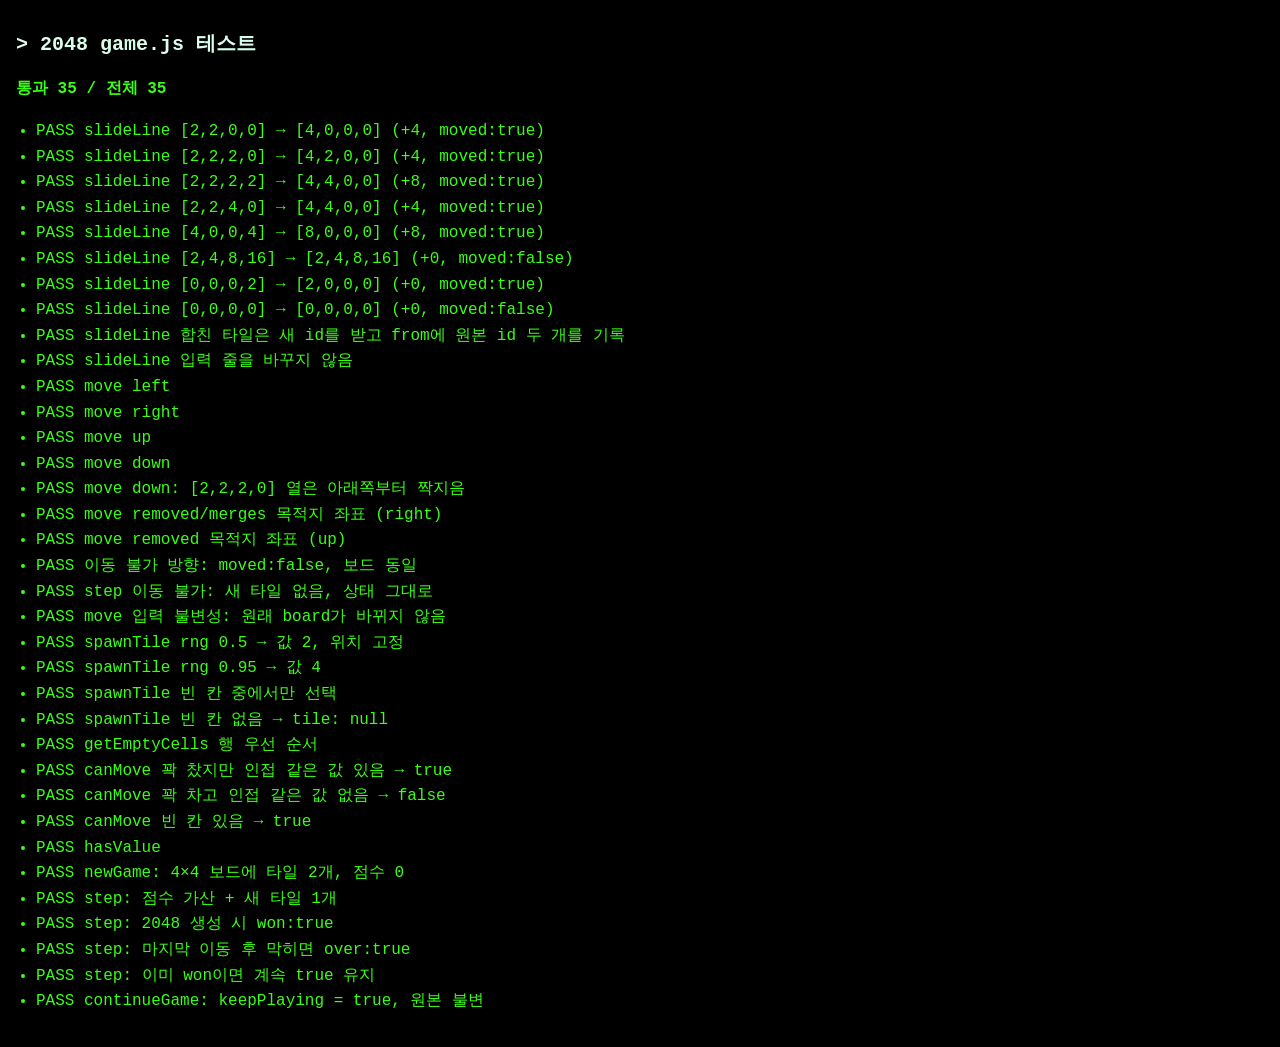
<file: apps/2048/tests.html>
<!doctype html>
<html lang="ko">
<head>
  <meta charset="utf-8">
  <meta name="viewport" content="width=device-width, initial-scale=1">
  <title>2048 테스트 · woogi.log</title>
  <style>
    :root {
      --bg: #000000;
      --text: #d9ffec;
      --muted: #8fb8a5;
      --pass: #39ff14;
      --fail: #ff4fd8;
      --font-mono: ui-monospace, "SF Mono", Consolas, monospace;
    }
    body {
      margin: 0;
      padding: 16px;
      background: var(--bg);
      color: var(--text);
      font-family: var(--font-mono);
      line-height: 1.6;
    }
    h1 { font-size: 1.25rem; }
    .summary { font-weight: 700; }
    .pass { color: var(--pass); }
    .fail { color: var(--fail); }
    .detail { color: var(--muted); white-space: pre-wrap; word-break: break-all; }
    ul { padding-left: 1.25rem; }
  </style>
</head>
<body>
  <main>
    <h1>&gt; 2048 game.js 테스트</h1>
    <p class="summary" id="summary">실행 중…</p>
    <ul id="results"></ul>
  </main>

  <script type="module">
    import {
      SIZE, WIN_VALUE, createEmptyBoard, fromValues, toValues, slideLine, move,
      getEmptyCells, spawnTile, hasValue, canMove, newGame, step, continueGame
    } from './game.js';

    const results = [];

    function same(a, b) {
      return JSON.stringify(a) === JSON.stringify(b);
    }

    function test(name, fn) {
      try {
        fn();
        results.push({ name, ok: true });
      } catch (err) {
        results.push({ name, ok: false, message: err.message });
        console.error(`실패: ${name}\n${err.message}`);
      }
    }

    function expectEqual(actual, expected, label = '') {
      if (!same(actual, expected)) {
        throw new Error(`${label} 기대값 ${JSON.stringify(expected)}, 실제값 ${JSON.stringify(actual)}`);
      }
    }

    // 고정 수열을 돌려주는 rng
    function seq(...values) {
      let i = 0;
      return () => {
        const v = values[i % values.length];
        i += 1;
        return v;
      };
    }

    // 숫자 한 줄 → Tile 줄
    function lineOf(values) {
      return fromValues([values]).board[0];
    }

    function lineValues(line) {
      return line.map((t) => (t ? t.value : 0));
    }

    // ---------- slideLine ----------
    const slideCases = [
      { input: [2, 2, 0, 0], output: [4, 0, 0, 0], score: 4, moved: true },
      { input: [2, 2, 2, 0], output: [4, 2, 0, 0], score: 4, moved: true },
      { input: [2, 2, 2, 2], output: [4, 4, 0, 0], score: 8, moved: true },
      { input: [2, 2, 4, 0], output: [4, 4, 0, 0], score: 4, moved: true },
      { input: [4, 0, 0, 4], output: [8, 0, 0, 0], score: 8, moved: true },
      { input: [2, 4, 8, 16], output: [2, 4, 8, 16], score: 0, moved: false },
      { input: [0, 0, 0, 2], output: [2, 0, 0, 0], score: 0, moved: true },
      { input: [0, 0, 0, 0], output: [0, 0, 0, 0], score: 0, moved: false }
    ];

    slideCases.forEach(({ input, output, score, moved }) => {
      test(`slideLine [${input}] → [${output}] (+${score}, moved:${moved})`, () => {
        const res = slideLine(lineOf(input), 100);
        expectEqual(lineValues(res.line), output, '줄');
        expectEqual(res.scoreGained, score, '점수');
        expectEqual(res.moved, moved, 'moved');
      });
    });

    test('slideLine 합친 타일은 새 id를 받고 from에 원본 id 두 개를 기록', () => {
      const line = lineOf([2, 2, 0, 0]); // id 1, 2
      const res = slideLine(line, 10);
      expectEqual(res.line[0].id, 10, '새 id');
      expectEqual(res.nextId, 11, 'nextId');
      expectEqual(res.merges, [{ id: 10, value: 4, index: 0, from: [1, 2] }], 'merges');
    });

    test('slideLine 입력 줄을 바꾸지 않음', () => {
      const line = lineOf([2, 2, 2, 0]);
      const before = JSON.stringify(line);
      slideLine(line, 50);
      expectEqual(JSON.stringify(line), before, '원본');
    });

    // ---------- move ----------
    const baseValues = [
      [2, 0, 2, 0],
      [0, 4, 0, 4],
      [2, 0, 0, 0],
      [0, 0, 0, 2]
    ];

    test('move left', () => {
      const { board, nextId } = fromValues(baseValues);
      const res = move(board, 'left', nextId);
      expectEqual(toValues(res.board), [
        [4, 0, 0, 0],
        [8, 0, 0, 0],
        [2, 0, 0, 0],
        [2, 0, 0, 0]
      ]);
      expectEqual(res.scoreGained, 12, '점수');
      expectEqual(res.moved, true, 'moved');
    });

    test('move right', () => {
      const { board, nextId } = fromValues(baseValues);
      const res = move(board, 'right', nextId);
      expectEqual(toValues(res.board), [
        [0, 0, 0, 4],
        [0, 0, 0, 8],
        [0, 0, 0, 2],
        [0, 0, 0, 2]
      ]);
    });

    test('move up', () => {
      const { board, nextId } = fromValues(baseValues);
      const res = move(board, 'up', nextId);
      expectEqual(toValues(res.board), [
        [4, 4, 2, 4],
        [0, 0, 0, 2],
        [0, 0, 0, 0],
        [0, 0, 0, 0]
      ]);
      expectEqual(res.scoreGained, 4, '점수');
    });

    test('move down', () => {
      const { board, nextId } = fromValues(baseValues);
      const res = move(board, 'down', nextId);
      expectEqual(toValues(res.board), [
        [0, 0, 0, 0],
        [0, 0, 0, 0],
        [0, 0, 0, 4],
        [4, 4, 2, 2]
      ]);
    });

    test('move down: [2,2,2,0] 열은 아래쪽부터 짝지음', () => {
      const { board, nextId } = fromValues([
        [2, 0, 0, 0],
        [2, 0, 0, 0],
        [2, 0, 0, 0],
        [0, 0, 0, 0]
      ]);
      const res = move(board, 'down', nextId);
      expectEqual(toValues(res.board).map((r) => r[0]), [0, 0, 2, 4]);
    });

    test('move removed/merges 목적지 좌표 (right)', () => {
      // id: (0,0)=1, (0,2)=2
      const { board, nextId } = fromValues([
        [2, 0, 2, 0],
        [0, 0, 0, 0],
        [0, 0, 0, 0],
        [0, 0, 0, 0]
      ]);
      const res = move(board, 'right', nextId);
      expectEqual(res.merges, [{ id: nextId, value: 4, row: 0, col: 3, from: [2, 1] }], 'merges');
      expectEqual(res.removed, [{ id: 2, row: 0, col: 3 }, { id: 1, row: 0, col: 3 }], 'removed');
    });

    test('move removed 목적지 좌표 (up)', () => {
      // id: (1,2)=1, (3,2)=2
      const { board, nextId } = fromValues([
        [0, 0, 0, 0],
        [0, 0, 8, 0],
        [0, 0, 0, 0],
        [0, 0, 8, 0]
      ]);
      const res = move(board, 'up', nextId);
      expectEqual(res.removed, [{ id: 1, row: 0, col: 2 }, { id: 2, row: 0, col: 2 }], 'removed');
      expectEqual(res.merges[0].row, 0, 'row');
      expectEqual(res.merges[0].col, 2, 'col');
    });

    test('이동 불가 방향: moved:false, 보드 동일', () => {
      const values = [
        [2, 4, 0, 0],
        [8, 16, 0, 0],
        [0, 0, 0, 0],
        [0, 0, 0, 0]
      ];
      const { board, nextId } = fromValues(values);
      const res = move(board, 'left', nextId);
      expectEqual(res.moved, false, 'moved');
      expectEqual(toValues(res.board), values, '보드');
      expectEqual(res.scoreGained, 0, '점수');
    });

    test('step 이동 불가: 새 타일 없음, 상태 그대로', () => {
      const { board, nextId } = fromValues([
        [2, 4, 0, 0],
        [0, 0, 0, 0],
        [0, 0, 0, 0],
        [0, 0, 0, 0]
      ]);
      const state = { board, score: 10, nextId, won: false, keepPlaying: false, over: false };
      const res = step(state, 'up', seq(0));
      expectEqual(res.moved, false, 'moved');
      expectEqual(res.spawned, [], 'spawned');
      expectEqual(res.state, state, 'state');
    });

    test('move 입력 불변성: 원래 board가 바뀌지 않음', () => {
      const { board, nextId } = fromValues(baseValues);
      const before = JSON.stringify(board);
      ['left', 'right', 'up', 'down'].forEach((dir) => move(board, dir, nextId));
      expectEqual(JSON.stringify(board), before, '원본');
    });

    // ---------- spawnTile ----------
    test('spawnTile rng 0.5 → 값 2, 위치 고정', () => {
      const board = createEmptyBoard();
      const res = spawnTile(board, seq(0, 0.5), 1);
      expectEqual(res.tile, { id: 1, value: 2, row: 0, col: 0 });
      expectEqual(res.nextId, 2, 'nextId');
      expectEqual(toValues(board), toValues(createEmptyBoard()), '원본 불변');
    });

    test('spawnTile rng 0.95 → 값 4', () => {
      const board = createEmptyBoard();
      // 칸 선택 0.99 → 16칸 중 마지막(3,3)
      const res = spawnTile(board, seq(0.99, 0.95), 7);
      expectEqual(res.tile, { id: 7, value: 4, row: 3, col: 3 });
      expectEqual(toValues(res.board)[3][3], 4, '보드 반영');
    });

    test('spawnTile 빈 칸 중에서만 선택', () => {
      const { board } = fromValues([
        [2, 2, 2, 2],
        [2, 2, 2, 2],
        [2, 2, 0, 2],
        [2, 2, 2, 2]
      ]);
      const res = spawnTile(board, seq(0.7, 0.1), 100);
      expectEqual([res.tile.row, res.tile.col], [2, 2]);
    });

    test('spawnTile 빈 칸 없음 → tile: null', () => {
      const { board } = fromValues([
        [2, 4, 2, 4],
        [4, 2, 4, 2],
        [2, 4, 2, 4],
        [4, 2, 4, 2]
      ]);
      const res = spawnTile(board, seq(0.5), 100);
      expectEqual(res.tile, null);
      expectEqual(res.nextId, 100, 'nextId');
    });

    test('getEmptyCells 행 우선 순서', () => {
      const { board } = fromValues([
        [2, 0, 2, 2],
        [2, 2, 2, 2],
        [0, 2, 2, 2],
        [2, 2, 2, 2]
      ]);
      expectEqual(getEmptyCells(board), [{ row: 0, col: 1 }, { row: 2, col: 0 }]);
    });

    // ---------- canMove / hasValue ----------
    test('canMove 꽉 찼지만 인접 같은 값 있음 → true', () => {
      const { board } = fromValues([
        [2, 4, 2, 4],
        [4, 2, 4, 2],
        [2, 4, 2, 4],
        [4, 2, 4, 4]
      ]);
      expectEqual(canMove(board), true);
    });

    test('canMove 꽉 차고 인접 같은 값 없음 → false', () => {
      const { board } = fromValues([
        [2, 4, 2, 4],
        [4, 2, 4, 2],
        [2, 4, 2, 4],
        [4, 2, 4, 2]
      ]);
      expectEqual(canMove(board), false);
    });

    test('canMove 빈 칸 있음 → true', () => {
      expectEqual(canMove(createEmptyBoard()), true);
    });

    test('hasValue', () => {
      const { board } = fromValues([[2048, 0, 0, 0], [0, 0, 0, 0], [0, 0, 0, 0], [0, 0, 0, 0]]);
      expectEqual(hasValue(board, WIN_VALUE), true, '2048 있음');
      expectEqual(hasValue(board, 1024), false, '1024 없음');
    });

    // ---------- newGame / step ----------
    test('newGame: 4×4 보드에 타일 2개, 점수 0', () => {
      const { state, spawned } = newGame(seq(0, 0.5, 0, 0.95));
      expectEqual(state.board.length, SIZE, '행 수');
      expectEqual(spawned.length, 2, 'spawned');
      expectEqual(toValues(state.board)[0].slice(0, 2), [2, 4], '첫 타일들');
      expectEqual(getEmptyCells(state.board).length, 14, '빈 칸');
      expectEqual([state.score, state.won, state.keepPlaying, state.over], [0, false, false, false]);
    });

    test('step: 점수 가산 + 새 타일 1개', () => {
      const { board, nextId } = fromValues([
        [2, 2, 0, 0],
        [0, 0, 0, 0],
        [0, 0, 0, 0],
        [0, 0, 0, 0]
      ]);
      const state = { board, score: 6, nextId, won: false, keepPlaying: false, over: false };
      const res = step(state, 'left', seq(0, 0.5));
      expectEqual(res.moved, true, 'moved');
      expectEqual(res.scoreGained, 4, 'scoreGained');
      expectEqual(res.state.score, 10, 'score');
      expectEqual(res.spawned.length, 1, 'spawned');
      expectEqual(toValues(res.state.board)[0], [4, 2, 0, 0], '보드');
    });

    test('step: 2048 생성 시 won:true', () => {
      const { board, nextId } = fromValues([
        [1024, 1024, 0, 0],
        [0, 0, 0, 0],
        [0, 0, 0, 0],
        [0, 0, 0, 0]
      ]);
      const state = { board, score: 0, nextId, won: false, keepPlaying: false, over: false };
      const res = step(state, 'left', seq(0, 0.5));
      expectEqual(res.state.won, true, 'won');
      expectEqual(res.scoreGained, 2048, 'score');
      expectEqual(res.state.over, false, 'over');
    });

    test('step: 마지막 이동 후 막히면 over:true', () => {
      const { board, nextId } = fromValues([
        [0, 4, 8, 16],
        [2, 8, 16, 32],
        [4, 16, 32, 64],
        [8, 32, 64, 128]
      ]);
      // up: 0열이 [2,4,8,0]으로 이동 → (3,0) 빈 칸에 4 생성 (rng 0, 0.95)
      const state = { board, score: 0, nextId, won: false, keepPlaying: false, over: false };
      const res = step(state, 'up', seq(0, 0.95));
      expectEqual(toValues(res.state.board).map((r) => r[0]), [2, 4, 8, 4], '0열');
      expectEqual(res.state.over, true, 'over');
    });

    test('step: 이미 won이면 계속 true 유지', () => {
      const { board, nextId } = fromValues([
        [2, 2, 0, 0],
        [0, 0, 0, 0],
        [0, 0, 0, 0],
        [0, 0, 0, 0]
      ]);
      const state = { board, score: 0, nextId, won: true, keepPlaying: true, over: false };
      const res = step(state, 'left', seq(0, 0.5));
      expectEqual([res.state.won, res.state.keepPlaying], [true, true]);
    });

    test('continueGame: keepPlaying = true, 원본 불변', () => {
      const { state } = newGame(seq(0, 0.5));
      const next = continueGame(state);
      expectEqual(next.keepPlaying, true, 'next');
      expectEqual(state.keepPlaying, false, '원본');
    });

    // ---------- 결과 표시 ----------
    const list = document.getElementById('results');
    results.forEach((r) => {
      const li = document.createElement('li');
      li.className = r.ok ? 'pass' : 'fail';
      li.textContent = `${r.ok ? 'PASS' : 'FAIL'} ${r.name}`;
      if (!r.ok) {
        const detail = document.createElement('div');
        detail.className = 'detail';
        detail.textContent = r.message;
        li.appendChild(detail);
      }
      list.appendChild(li);
    });
    const passed = results.filter((r) => r.ok).length;
    const summary = document.getElementById('summary');
    summary.textContent = `통과 ${passed} / 전체 ${results.length}`;
    summary.className = `summary ${passed === results.length ? 'pass' : 'fail'}`;
    document.title = `${passed === results.length ? 'PASS' : 'FAIL'} ${passed}/${results.length} · 2048 테스트`;
  </script>
</body>
</html>
</file>
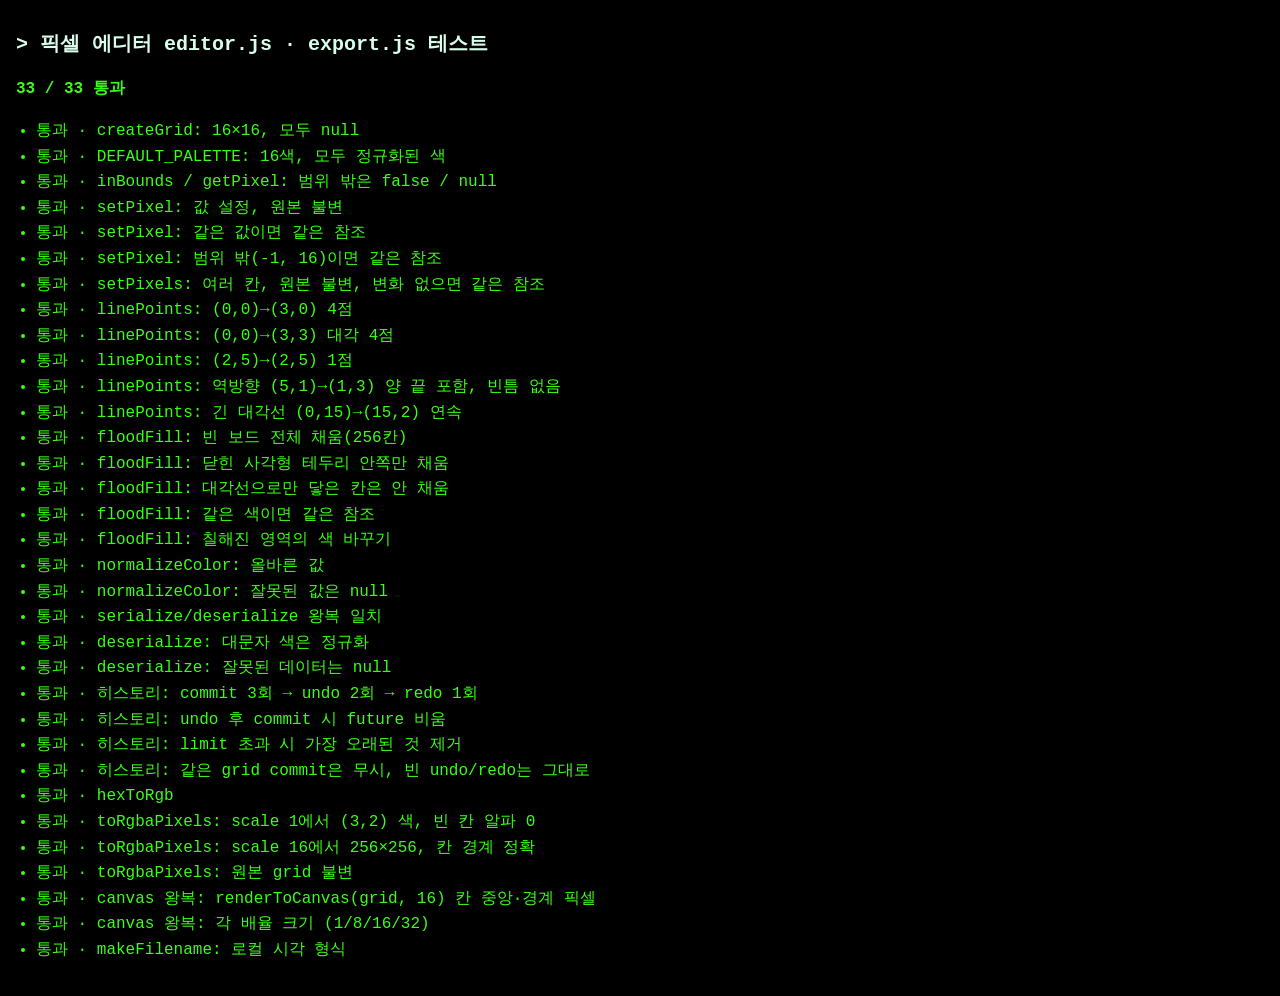
<file: apps/pixel-editor/tests.html>
<!doctype html>
<html lang="ko">
<head>
  <meta charset="utf-8">
  <meta name="viewport" content="width=device-width, initial-scale=1">
  <title>픽셀 에디터 테스트 · woogi.log</title>
  <style>
    :root {
      --bg: #000000;
      --text: #d9ffec;
      --muted: #8fb8a5;
      --pass: #39ff14;
      --fail: #ff4fd8;
      --font-mono: ui-monospace, "SF Mono", Consolas, monospace;
    }
    body {
      margin: 0;
      padding: 16px;
      background: var(--bg);
      color: var(--text);
      font-family: var(--font-mono);
      line-height: 1.6;
    }
    h1 { font-size: 1.25rem; }
    .summary { font-weight: 700; }
    .pass { color: var(--pass); }
    .fail { color: var(--fail); }
    .detail { color: var(--muted); white-space: pre-wrap; word-break: break-all; }
    ul { padding-left: 1.25rem; }
  </style>
</head>
<body>
  <main>
    <h1>&gt; 픽셀 에디터 editor.js · export.js 테스트</h1>
    <p class="summary" id="summary">실행 중…</p>
    <ul id="results"></ul>
  </main>

  <script type="module">
    import {
      SIZE, DEFAULT_PALETTE, createGrid, inBounds, getPixel, setPixel, setPixels, floodFill,
      linePoints, isEmpty, gridEquals, normalizeColor, serialize, deserialize,
      createHistory, commit, undo, redo, canUndo, canRedo
    } from './editor.js';
    import { toRgbaPixels, hexToRgb, renderToCanvas, makeFilename } from './export.js';

    const results = [];

    function same(a, b) {
      return JSON.stringify(a) === JSON.stringify(b);
    }

    function test(name, fn) {
      try {
        fn();
        results.push({ name, ok: true });
      } catch (err) {
        results.push({ name, ok: false, message: err.message });
        console.error(`실패: ${name}\n${err.message}`);
      }
    }

    function expectEqual(actual, expected, label = '') {
      if (!same(actual, expected)) {
        throw new Error(`${label} 기대값 ${JSON.stringify(expected)}, 실제값 ${JSON.stringify(actual)}`);
      }
    }

    function expect(condition, label) {
      if (!condition) throw new Error(label);
    }

    function countColor(grid, color) {
      let n = 0;
      grid.forEach((row) => row.forEach((c) => { if (c === color) n += 1; }));
      return n;
    }

    // 연속 점 사이 거리가 1칸(대각 포함) 이하인지
    function isContinuous(points) {
      for (let i = 1; i < points.length; i += 1) {
        const dx = Math.abs(points[i].x - points[i - 1].x);
        const dy = Math.abs(points[i].y - points[i - 1].y);
        if (dx > 1 || dy > 1) return false;
      }
      return true;
    }

    const RED = '#ff004d';
    const BLUE = '#29adff';

    // ---------- createGrid / 팔레트 ----------

    test('createGrid: 16×16, 모두 null', () => {
      const grid = createGrid();
      expectEqual(grid.length, 16, '행 수');
      expect(grid.every((row) => row.length === 16), '열 수 16');
      expect(grid.every((row) => row.every((c) => c === null)), '모두 null');
      expect(isEmpty(grid), 'isEmpty');
    });

    test('DEFAULT_PALETTE: 16색, 모두 정규화된 색', () => {
      expectEqual(DEFAULT_PALETTE.length, 16, '개수');
      DEFAULT_PALETTE.forEach((item) => expectEqual(normalizeColor(item.value), item.value, item.name));
      expectEqual(DEFAULT_PALETTE[8], { name: '빨강', value: '#ff004d' }, '9번');
    });

    test('inBounds / getPixel: 범위 밖은 false / null', () => {
      const grid = createGrid();
      expect(inBounds(grid, 0, 0) && inBounds(grid, 15, 15), '안쪽');
      expect(!inBounds(grid, -1, 0) && !inBounds(grid, 16, 0) && !inBounds(grid, 0, 16), '바깥');
      expectEqual(getPixel(grid, 20, 20), null);
    });

    // ---------- setPixel ----------

    test('setPixel: 값 설정, 원본 불변', () => {
      const grid = createGrid();
      const next = setPixel(grid, 3, 2, RED);
      expectEqual(getPixel(next, 3, 2), RED, '새 값');
      expectEqual(getPixel(grid, 3, 2), null, '원본');
      expect(next !== grid, '새 참조');
      expect(next[0] === grid[0], '바뀌지 않은 행은 공유');
    });

    test('setPixel: 같은 값이면 같은 참조', () => {
      const grid = setPixel(createGrid(), 1, 1, RED);
      expect(setPixel(grid, 1, 1, RED) === grid, '같은 색');
      expect(setPixel(createGrid(), 0, 0, null) !== undefined, 'null 동작');
      const empty = createGrid();
      expect(setPixel(empty, 0, 0, null) === empty, '빈 칸에 null');
    });

    test('setPixel: 범위 밖(-1, 16)이면 같은 참조', () => {
      const grid = createGrid();
      expect(setPixel(grid, -1, 0, RED) === grid, 'x -1');
      expect(setPixel(grid, 16, 0, RED) === grid, 'x 16');
      expect(setPixel(grid, 0, -1, RED) === grid, 'y -1');
      expect(setPixel(grid, 0, 16, RED) === grid, 'y 16');
    });

    test('setPixels: 여러 칸, 원본 불변, 변화 없으면 같은 참조', () => {
      const grid = createGrid();
      const next = setPixels(grid, [{ x: 0, y: 0 }, { x: 1, y: 0 }, { x: 1, y: 1 }, { x: 99, y: 0 }], RED);
      expectEqual(countColor(next, RED), 3, '칠한 칸');
      expect(isEmpty(grid), '원본');
      expect(setPixels(next, [{ x: 0, y: 0 }, { x: 1, y: 1 }], RED) === next, '같은 색');
    });

    // ---------- linePoints ----------

    test('linePoints: (0,0)→(3,0) 4점', () => {
      expectEqual(linePoints(0, 0, 3, 0), [{ x: 0, y: 0 }, { x: 1, y: 0 }, { x: 2, y: 0 }, { x: 3, y: 0 }]);
    });

    test('linePoints: (0,0)→(3,3) 대각 4점', () => {
      expectEqual(linePoints(0, 0, 3, 3), [{ x: 0, y: 0 }, { x: 1, y: 1 }, { x: 2, y: 2 }, { x: 3, y: 3 }]);
    });

    test('linePoints: (2,5)→(2,5) 1점', () => {
      expectEqual(linePoints(2, 5, 2, 5), [{ x: 2, y: 5 }]);
    });

    test('linePoints: 역방향 (5,1)→(1,3) 양 끝 포함, 빈틈 없음', () => {
      const points = linePoints(5, 1, 1, 3);
      expectEqual(points[0], { x: 5, y: 1 }, '시작');
      expectEqual(points[points.length - 1], { x: 1, y: 3 }, '끝');
      expect(isContinuous(points), '연속');
      expectEqual(points.length, 5, '점 개수');
    });

    test('linePoints: 긴 대각선 (0,15)→(15,2) 연속', () => {
      const points = linePoints(0, 15, 15, 2);
      expect(isContinuous(points), '연속');
      expectEqual(points.length, 16, '점 개수');
    });

    // ---------- floodFill ----------

    test('floodFill: 빈 보드 전체 채움(256칸)', () => {
      const next = floodFill(createGrid(), 5, 5, RED);
      expectEqual(countColor(next, RED), 256);
    });

    test('floodFill: 닫힌 사각형 테두리 안쪽만 채움', () => {
      // (2,2)~(6,6) 테두리
      const border = [];
      for (let i = 2; i <= 6; i += 1) {
        border.push({ x: i, y: 2 }, { x: i, y: 6 }, { x: 2, y: i }, { x: 6, y: i });
      }
      const grid = setPixels(createGrid(), border, BLUE);
      const next = floodFill(grid, 4, 4, RED);
      expectEqual(countColor(next, RED), 9, '안쪽 3×3');
      expectEqual(countColor(next, BLUE), 16, '테두리 유지');
      expectEqual(getPixel(next, 0, 0), null, '바깥 그대로');
    });

    test('floodFill: 대각선으로만 닿은 칸은 안 채움', () => {
      // (1,0),(0,1)로 (0,0)을 막고, 대각선 (1,1)은 비워 둠
      const grid = setPixels(createGrid(), [{ x: 1, y: 0 }, { x: 0, y: 1 }], BLUE);
      const next = floodFill(grid, 0, 0, RED);
      expectEqual(countColor(next, RED), 1, '(0,0)만');
      expectEqual(getPixel(next, 1, 1), null, '대각 칸');
    });

    test('floodFill: 같은 색이면 같은 참조', () => {
      const grid = floodFill(createGrid(), 0, 0, RED);
      expect(floodFill(grid, 3, 3, RED) === grid, '같은 색');
      const empty = createGrid();
      expect(floodFill(empty, 0, 0, null) === empty, '빈 칸에 null');
      expect(floodFill(empty, -1, 0, RED) === empty, '범위 밖');
    });

    test('floodFill: 칠해진 영역의 색 바꾸기', () => {
      const grid = setPixels(createGrid(), [{ x: 0, y: 0 }, { x: 1, y: 0 }, { x: 2, y: 0 }, { x: 5, y: 5 }], BLUE);
      const next = floodFill(grid, 1, 0, RED);
      expectEqual(countColor(next, RED), 3, '연결된 3칸');
      expectEqual(getPixel(next, 5, 5), BLUE, '떨어진 칸 유지');
      expectEqual(countColor(grid, RED), 0, '원본 불변');
    });

    // ---------- normalizeColor ----------

    test('normalizeColor: 올바른 값', () => {
      expectEqual(normalizeColor('#FF004D'), '#ff004d');
      expectEqual(normalizeColor('#abc'), '#aabbcc');
    });

    test('normalizeColor: 잘못된 값은 null', () => {
      ['red', '#12345', 'url(x)', null, undefined, 123, '#gggggg', '#ff004d00', ''].forEach((value) => {
        expectEqual(normalizeColor(value), null, String(value));
      });
    });

    // ---------- serialize / deserialize ----------

    test('serialize/deserialize 왕복 일치', () => {
      const grid = setPixels(createGrid(), [{ x: 0, y: 0 }, { x: 15, y: 15 }, { x: 3, y: 7 }], RED);
      const data = serialize(grid);
      expectEqual(data.v, 1);
      expectEqual(data.size, 16);
      expectEqual(data.pixels.length, 256);
      expectEqual(data.pixels[7 * 16 + 3], RED, '행 우선 index');
      const back = deserialize(JSON.parse(JSON.stringify(data)));
      expect(gridEquals(back, grid), '왕복');
    });

    test('deserialize: 대문자 색은 정규화', () => {
      const data = serialize(createGrid());
      data.pixels[0] = '#FF004D';
      expectEqual(getPixel(deserialize(data), 0, 0), RED);
    });

    test('deserialize: 잘못된 데이터는 null', () => {
      const good = serialize(createGrid());
      expectEqual(deserialize({ ...good, v: 2 }), null, 'v 다름');
      expectEqual(deserialize({ ...good, size: 8 }), null, 'size 다름');
      expectEqual(deserialize({ ...good, pixels: good.pixels.slice(1) }), null, '길이 255');
      const badColor = good.pixels.slice();
      badColor[10] = 'red';
      expectEqual(deserialize({ ...good, pixels: badColor }), null, '잘못된 색');
      expectEqual(deserialize('{"v":1}'), null, '문자열 JSON');
      expectEqual(deserialize({ v: 1 }), null, 'pixels 없음');
      expectEqual(deserialize(null), null, 'null');
      expectEqual(deserialize([]), null, '배열');
    });

    // ---------- 히스토리 ----------

    test('히스토리: commit 3회 → undo 2회 → redo 1회', () => {
      const g0 = createGrid();
      const g1 = setPixel(g0, 0, 0, RED);
      const g2 = setPixel(g1, 1, 0, RED);
      const g3 = setPixel(g2, 2, 0, RED);
      let h = createHistory(g0);
      expect(!canUndo(h) && !canRedo(h), '처음');
      h = commit(commit(commit(h, g1), g2), g3);
      expect(h.present === g3 && h.past.length === 3, 'commit 3회');
      h = undo(undo(h));
      expect(h.present === g1, 'undo 2회 → g1');
      expect(canUndo(h) && canRedo(h), '둘 다 가능');
      expectEqual(h.future.length, 2, 'future 2');
      h = redo(h);
      expect(h.present === g2, 'redo → g2');
      expectEqual(h.past.length, 2, 'past 2');
      expectEqual(h.future.length, 1, 'future 1');
    });

    test('히스토리: undo 후 commit 시 future 비움', () => {
      const g0 = createGrid();
      const g1 = setPixel(g0, 0, 0, RED);
      const g2 = setPixel(g1, 1, 0, RED);
      let h = commit(commit(createHistory(g0), g1), g2);
      h = undo(h);
      const g3 = setPixel(g1, 5, 5, BLUE);
      h = commit(h, g3);
      expectEqual(h.future.length, 0, 'future');
      expect(!canRedo(h), 'redo 불가');
      expect(h.present === g3, 'present');
    });

    test('히스토리: limit 초과 시 가장 오래된 것 제거', () => {
      let grid = createGrid();
      let h = createHistory(grid, 3);
      const snapshots = [grid];
      for (let i = 0; i < 5; i += 1) {
        grid = setPixel(grid, i, 0, RED);
        snapshots.push(grid);
        h = commit(h, grid);
      }
      expectEqual(h.past.length, 3, 'past 길이');
      expect(h.past[0] === snapshots[2], '가장 오래된 것은 3번째 스냅샷');
    });

    test('히스토리: 같은 grid commit은 무시, 빈 undo/redo는 그대로', () => {
      const h = createHistory(createGrid());
      expect(commit(h, h.present) === h, '같은 grid');
      expect(undo(h) === h, 'undo');
      expect(redo(h) === h, 'redo');
      expectEqual(h.limit, 100, '기본 limit');
    });

    // ---------- export.js ----------

    test('hexToRgb', () => {
      expectEqual(hexToRgb('#ff004d'), [255, 0, 77]);
      expectEqual(hexToRgb('#000000'), [0, 0, 0]);
      expectEqual(hexToRgb('#29adff'), [41, 173, 255]);
    });

    function rgbaAt(image, x, y) {
      const i = (y * image.width + x) * 4;
      return Array.from(image.data.slice(i, i + 4));
    }

    test('toRgbaPixels: scale 1에서 (3,2) 색, 빈 칸 알파 0', () => {
      const grid = setPixel(createGrid(), 3, 2, RED);
      const image = toRgbaPixels(grid, 1);
      expectEqual([image.width, image.height], [16, 16], '크기');
      expectEqual(image.data.length, 16 * 16 * 4, '길이');
      expectEqual(rgbaAt(image, 3, 2), [255, 0, 77, 255], '(3,2)');
      expectEqual(rgbaAt(image, 0, 0), [0, 0, 0, 0], '빈 칸');
    });

    test('toRgbaPixels: scale 16에서 256×256, 칸 경계 정확', () => {
      const grid = setPixel(setPixel(createGrid(), 3, 2, RED), 4, 2, BLUE);
      const image = toRgbaPixels(grid, 16);
      expectEqual([image.width, image.height], [256, 256], '크기');
      expectEqual(rgbaAt(image, 48, 32), [255, 0, 77, 255], '왼쪽 위');
      expectEqual(rgbaAt(image, 63, 32), [255, 0, 77, 255], '오른쪽 위');
      expectEqual(rgbaAt(image, 48, 47), [255, 0, 77, 255], '왼쪽 아래');
      expectEqual(rgbaAt(image, 63, 47), [255, 0, 77, 255], '오른쪽 아래');
      expectEqual(rgbaAt(image, 64, 32), [41, 173, 255, 255], '옆 칸');
      expectEqual(rgbaAt(image, 47, 32), [0, 0, 0, 0], '왼쪽 빈 칸');
      expectEqual(rgbaAt(image, 48, 48), [0, 0, 0, 0], '아래 빈 칸');
    });

    test('toRgbaPixels: 원본 grid 불변', () => {
      const grid = setPixel(createGrid(), 0, 0, RED);
      const before = JSON.stringify(grid);
      toRgbaPixels(grid, 8);
      expectEqual(JSON.stringify(grid), before);
    });

    test('canvas 왕복: renderToCanvas(grid, 16) 칸 중앙·경계 픽셀', () => {
      // 네 모서리 서로 다른 색, 가운데 비움, 나머지 일부 칠함
      let grid = createGrid();
      grid = setPixel(grid, 0, 0, '#ff004d');
      grid = setPixel(grid, 15, 0, '#00e436');
      grid = setPixel(grid, 0, 15, '#29adff');
      grid = setPixel(grid, 15, 15, '#ffec27');
      grid = setPixel(grid, 1, 0, '#1d2b53');
      grid = setPixels(grid, linePoints(2, 8, 13, 8), '#ff77a8');
      grid = setPixel(grid, 7, 8, null);
      const scale = 16;
      const canvas = renderToCanvas(grid, scale);
      expectEqual([canvas.width, canvas.height], [256, 256], '크기');
      const ctx = canvas.getContext('2d');
      const image = ctx.getImageData(0, 0, canvas.width, canvas.height);
      for (let y = 0; y < SIZE; y += 1) {
        for (let x = 0; x < SIZE; x += 1) {
          const color = grid[y][x];
          const expected = color ? [...hexToRgb(color), 255] : [0, 0, 0, 0];
          const center = rgbaAt(image, x * scale + 8, y * scale + 8);
          if (color) {
            expectEqual(center, expected, `(${x},${y}) 중앙`);
          } else {
            expectEqual(center[3], 0, `(${x},${y}) 빈 칸 알파`);
          }
        }
      }
      // 경계: (0,0) 빨강 | (1,0) 남색 — 경계 양쪽 픽셀은 정확히 두 색 중 하나
      expectEqual(rgbaAt(image, 15, 5), [255, 0, 77, 255], '경계 왼쪽');
      expectEqual(rgbaAt(image, 16, 5), [29, 43, 83, 255], '경계 오른쪽');
      // 칠한 칸 | 빈 칸 경계
      expectEqual(rgbaAt(image, 31, 5), [29, 43, 83, 255], '빈 칸 경계 왼쪽');
      expectEqual(rgbaAt(image, 32, 5)[3], 0, '빈 칸 경계 오른쪽');
    });

    test('canvas 왕복: 각 배율 크기 (1/8/16/32)', () => {
      [1, 8, 16, 32].forEach((scale) => {
        const canvas = renderToCanvas(createGrid(), scale);
        expectEqual([canvas.width, canvas.height], [16 * scale, 16 * scale], `${scale}×`);
      });
    });

    test('makeFilename: 로컬 시각 형식', () => {
      expectEqual(makeFilename(new Date(2026, 9, 21, 15, 30, 45)), 'pixel-art-20261021-153045.png');
      expectEqual(makeFilename(new Date(2026, 0, 2, 3, 4, 5)), 'pixel-art-20260102-030405.png');
    });

    // ---------- 결과 표시 ----------

    const list = document.getElementById('results');
    results.forEach((r) => {
      const li = document.createElement('li');
      li.className = r.ok ? 'pass' : 'fail';
      li.textContent = `${r.ok ? '통과' : '실패'} · ${r.name}`;
      if (!r.ok) {
        const detail = document.createElement('div');
        detail.className = 'detail';
        detail.textContent = r.message;
        li.appendChild(detail);
      }
      list.appendChild(li);
    });
    const passed = results.filter((r) => r.ok).length;
    const summary = document.getElementById('summary');
    summary.textContent = `${passed} / ${results.length} 통과`;
    summary.className = `summary ${passed === results.length ? 'pass' : 'fail'}`;
    document.title = `${passed}/${results.length} · 픽셀 에디터 테스트`;
  </script>
</body>
</html>
</file>
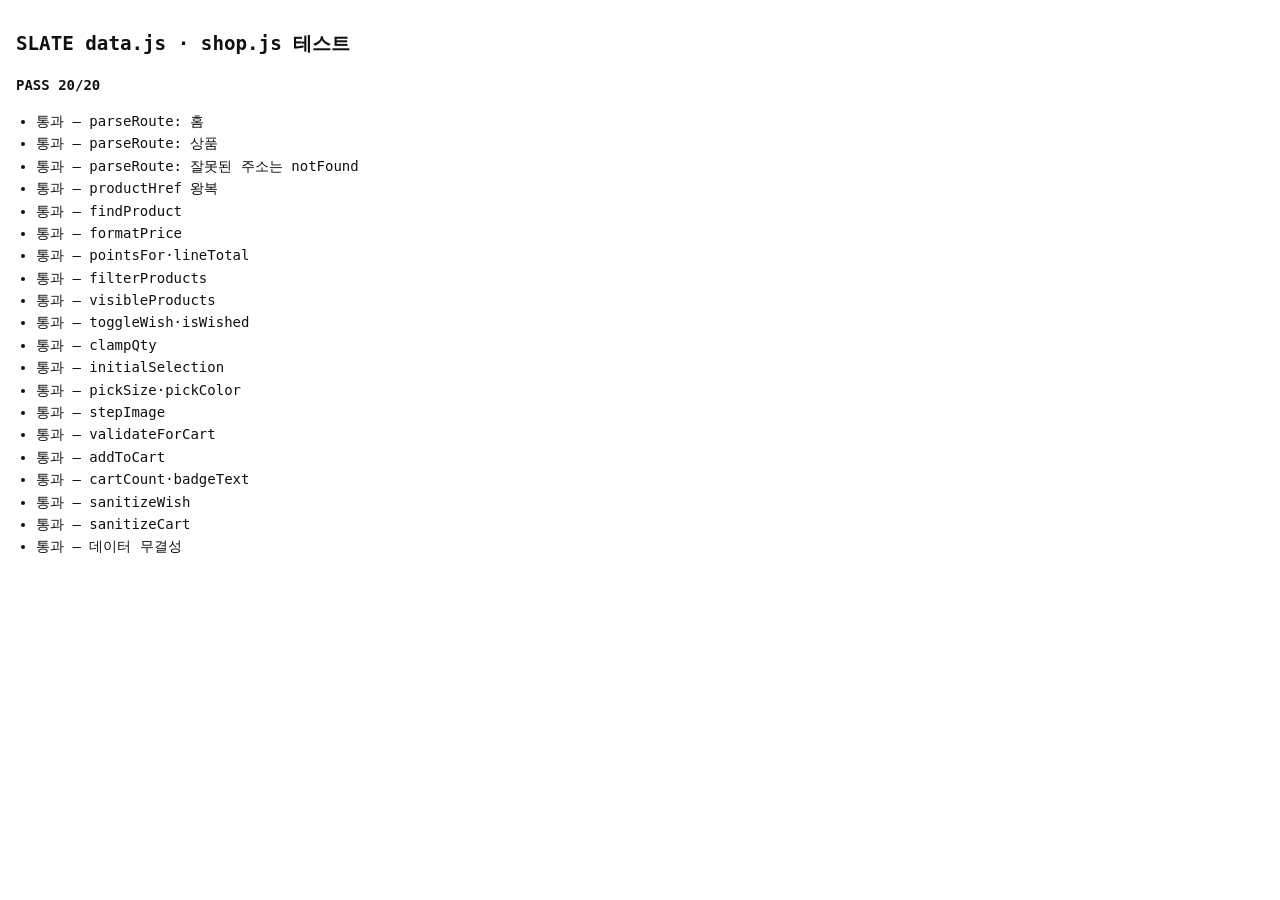
<file: apps/slate-shop/tests.html>
<!doctype html>
<html lang="ko">
<head>
  <meta charset="utf-8">
  <meta name="viewport" content="width=device-width, initial-scale=1, viewport-fit=cover">
  <title>SLATE 테스트 · woogi.log</title>
  <style>
    :root {
      --t-bg: #FFFFFF;
      --t-text: #111111;
      --t-muted: #555555;
      --t-fail-bg: #F4F4F4;
      --t-font: ui-monospace, 'SF Mono', Consolas, monospace;
    }
    body {
      margin: 0;
      padding: 16px;
      background: var(--t-bg);
      color: var(--t-text);
      font-family: var(--t-font);
      font-size: 14px;
      line-height: 1.6;
    }
    h1 { font-size: 1.2rem; }
    .summary { font-weight: 700; }
    .fail { font-weight: 700; background: var(--t-fail-bg); }
    .detail { color: var(--t-muted); white-space: pre-wrap; word-break: break-all; }
    ul { padding-left: 1.25rem; }
  </style>
</head>
<body>
  <main>
    <h1>SLATE data.js · shop.js 테스트</h1>
    <p class="summary" id="summary">실행 중…</p>
    <ul id="results"></ul>
  </main>

  <script type="module">
    import { PRODUCTS, CATEGORIES, CHIPS, IMAGE_COUNT } from './data.js';
    import {
      parseRoute, productHref, findProduct, formatPrice, pointsFor, filterProducts, visibleProducts,
      toggleWish, isWished, clampQty, initialSelection, pickSize, pickColor, stepImage,
      validateForCart, lineTotal, addToCart, cartCount, badgeText,
      sanitizeWish, sanitizeCart, serializeWish, serializeCart
    } from './shop.js';

    const results = [];

    function same(a, b) {
      return JSON.stringify(a) === JSON.stringify(b);
    }

    function eq(actual, expected, label = '') {
      if (!same(actual, expected)) {
        throw new Error(`${label} 기대값 ${JSON.stringify(expected)}, 실제값 ${JSON.stringify(actual)}`);
      }
    }

    function test(name, fn) {
      try {
        fn();
        results.push({ name, ok: true });
      } catch (err) {
        results.push({ name, ok: false, message: err.message });
        console.error(`실패: ${name}\n${err.message}`);
      }
    }

    const ids = (list) => list.map((p) => p.id);
    const P1 = findProduct(PRODUCTS, 1);
    const P4 = findProduct(PRODUCTS, 4);

    // ---------- 라우트 ----------
    test('parseRoute: 홈', () => {
      eq(parseRoute(''), { name: 'home' }, "''");
      eq(parseRoute('#'), { name: 'home' }, "'#'");
      eq(parseRoute('#/'), { name: 'home' }, "'#/'");
    });
    test('parseRoute: 상품', () => {
      eq(parseRoute('#/product/3'), { name: 'product', id: 3 });
      eq(parseRoute('#/product/12'), { name: 'product', id: 12 });
    });
    test('parseRoute: 잘못된 주소는 notFound', () => {
      ['#/product/0', '#/product/-1', '#/product/1.5', '#/product/abc', '#/product/3/x', '#/foo', '#/product/1x', '#/product/', '#/product/03'].forEach((h) => {
        eq(parseRoute(h), { name: 'notFound' }, h);
      });
      eq(parseRoute(undefined), { name: 'home' }, 'undefined');
    });
    test('productHref 왕복', () => {
      eq(productHref(3), '#/product/3');
      eq(parseRoute(productHref(3)), { name: 'product', id: 3 });
    });
    test('findProduct', () => {
      eq(findProduct(PRODUCTS, 1).name, '울 블렌드 싱글 코트');
      eq(findProduct(PRODUCTS, 99), null);
    });

    // ---------- 가격 ----------
    test('formatPrice', () => {
      eq(formatPrice(0), '0');
      eq(formatPrice(999), '999');
      eq(formatPrice(1000), '1,000');
      eq(formatPrice(189000), '189,000');
      eq(formatPrice(1890000), '1,890,000');
    });
    test('pointsFor·lineTotal', () => {
      eq(pointsFor(189000), 1890);
      eq(pointsFor(69000), 690);
      eq(lineTotal(189000, 3), 567000);
    });

    // ---------- 목록 ----------
    test('filterProducts', () => {
      const before = JSON.stringify(PRODUCTS);
      eq(filterProducts(PRODUCTS, '전체').length, 8, '전체');
      eq(ids(filterProducts(PRODUCTS, '아우터')), [1, 5], '아우터');
      eq(ids(filterProducts(PRODUCTS, '액세서리')), [4, 8], '액세서리');
      eq(JSON.stringify(PRODUCTS), before, '원본 불변');
      if (filterProducts(PRODUCTS, '전체') === PRODUCTS) throw new Error('새 배열이어야 함');
    });
    test('visibleProducts', () => {
      const r1 = visibleProducts(PRODUCTS, false);
      eq([r1.items.length, r1.hasMore], [4, true], '접힘');
      eq(ids(r1.items), [1, 2, 3, 4], '처음 4개');
      const r2 = visibleProducts(PRODUCTS, true);
      eq([r2.items.length, r2.hasMore], [8, false], '펼침');
      const r3 = visibleProducts(PRODUCTS.slice(0, 2), false);
      eq([r3.items.length, r3.hasMore], [2, false], '2개');
      const r4 = visibleProducts(PRODUCTS.slice(0, 4), false);
      eq([r4.items.length, r4.hasMore], [4, false], '4개');
    });

    // ---------- 찜 ----------
    test('toggleWish·isWished', () => {
      const a = [1, 4];
      eq(toggleWish(a, 2), [1, 4, 2], '추가');
      eq(toggleWish(a, 1), [4], '제거');
      eq(a, [1, 4], '원본 불변');
      eq(isWished(a, 4), true);
      eq(isWished(a, 2), false);
    });

    // ---------- 선택 ----------
    test('clampQty', () => {
      eq(clampQty(0), 1);
      eq(clampQty(11), 10);
      eq(clampQty(5), 5);
      eq(clampQty(NaN), 1);
      eq(clampQty(2.5), 1);
      eq(clampQty('3'), 1);
    });
    test('initialSelection', () => {
      eq(initialSelection(P1), { color: 0, size: null, qty: 1, image: 1 }, '1번');
      eq(initialSelection(P4).size, 0, '4번 FREE 자동');
      eq(initialSelection(findProduct(PRODUCTS, 8)).size, 0, '8번 FREE 자동');
    });
    test('pickSize·pickColor', () => {
      const s = initialSelection(P1);
      eq(pickSize(P1, s, 3), s, 'XL 품절 그대로');
      eq(pickSize(P1, s, 1).size, 1, 'M');
      eq(pickSize(P1, s, 9), s, '범위 밖');
      eq(pickSize(P1, s, -1), s, '음수');
      eq(s.size, null, '원본 불변');
      eq(pickColor(P1, s, 2).color, 2, '오트밀');
      eq(pickColor(P1, s, 5), s, '색 범위 밖');
    });
    test('stepImage', () => {
      eq(stepImage(1, -1), 5);
      eq(stepImage(5, 1), 1);
      eq(stepImage(3, 1), 4);
      eq(stepImage(3, -1), 2);
      eq(IMAGE_COUNT, 5);
    });
    test('validateForCart', () => {
      const s = initialSelection(P1);
      eq(validateForCart(P1, s), { ok: false, reason: 'size' }, '사이즈 없음');
      eq(validateForCart(P1, { ...s, size: 1 }), { ok: true }, '사이즈 있음');
      eq(validateForCart(P1, { ...s, size: 3 }), { ok: false, reason: 'size' }, '품절');
    });

    // ---------- 장바구니 ----------
    test('addToCart', () => {
      const empty = [];
      const c1 = addToCart(empty, { productId: 1, color: 0, size: 1, qty: 2 });
      eq(c1, [{ productId: 1, color: 0, size: 1, qty: 2 }], '새 줄');
      eq(empty, [], '원본 불변');
      const c2 = addToCart(c1, { productId: 1, color: 0, size: 1, qty: 3 });
      eq(c2, [{ productId: 1, color: 0, size: 1, qty: 5 }], '같은 옵션 합침');
      eq(c1[0].qty, 2, '원본 줄 불변');
      const c3 = addToCart(c2, { productId: 1, color: 1, size: 1, qty: 1 });
      eq(c3.length, 2, '다른 색 새 줄');
      const c4 = addToCart([{ productId: 1, color: 0, size: 1, qty: 95 }], { productId: 1, color: 0, size: 1, qty: 10 });
      eq(c4[0].qty, 99, '99 상한');
    });
    test('cartCount·badgeText', () => {
      eq(cartCount([]), 0);
      eq(cartCount([{ productId: 1, color: 0, size: 1, qty: 2 }, { productId: 2, color: 0, size: 0, qty: 3 }]), 5);
      eq(badgeText(0), '');
      eq(badgeText(5), '5');
      eq(badgeText(99), '99');
      eq(badgeText(120), '99+');
    });

    // ---------- 저장 값 검증 ----------
    test('sanitizeWish', () => {
      eq(sanitizeWish(serializeWish([1, 4]), PRODUCTS), [1, 4], '정상 왕복');
      eq(sanitizeWish({ v: 2, ids: [1] }, PRODUCTS), [], 'v 다름');
      eq(sanitizeWish('oops', PRODUCTS), [], '문자열');
      eq(sanitizeWish(null, PRODUCTS), [], 'null');
      eq(sanitizeWish({ v: 1, ids: 'x' }, PRODUCTS), [], 'ids 배열 아님');
      eq(sanitizeWish({ v: 1, ids: [1, 99, 1, '4', 4, -2] }, PRODUCTS), [1, 4], '없는 id·중복·문자 제거');
    });
    test('sanitizeCart', () => {
      const good = [{ productId: 1, color: 0, size: 1, qty: 2 }];
      eq(sanitizeCart(serializeCart(good), PRODUCTS), good, '정상 왕복');
      eq(sanitizeCart({ v: 1, items: [{ productId: 99 }] }, PRODUCTS), [], '없는 상품');
      eq(sanitizeCart('oops', PRODUCTS), [], '문자열');
      eq(sanitizeCart({ v: 2, items: good }, PRODUCTS), [], 'v 다름');
      const messy = {
        v: 1,
        items: [
          { productId: 1, color: 9, size: 1, qty: 1 },
          { productId: 1, color: 0, size: 3, qty: 1 },
          { productId: 1, color: 0, size: 1, qty: 0 },
          { productId: 1, color: 0, size: 1, qty: '2' },
          { productId: 1, color: 0, size: 1, qty: -3 },
          { productId: 2, color: 1, size: 2, qty: 150 },
          null,
          { productId: 4, color: 1, size: 0, qty: 1 }
        ]
      };
      eq(sanitizeCart(messy, PRODUCTS), [
        { productId: 2, color: 1, size: 2, qty: 99 },
        { productId: 4, color: 1, size: 0, qty: 1 }
      ], '항목 단위 검증');
    });

    // ---------- 데이터 무결성 ----------
    test('데이터 무결성', () => {
      eq(PRODUCTS.length, 8, '상품 8개');
      eq(ids(PRODUCTS), [1, 2, 3, 4, 5, 6, 7, 8], 'id 1~8 순서');
      eq(new Set(ids(PRODUCTS)).size, 8, 'id 유일');
      eq(CATEGORIES.length, 8, '카테고리 8개');
      eq(CHIPS.length, 5, '칩 5개');
      PRODUCTS.forEach((p) => {
        if (!CHIPS.includes(p.cat)) throw new Error(`${p.id} cat ${p.cat}`);
        if (!p.colors.length || p.colors.length > 3) throw new Error(`${p.id} 색 개수`);
        p.colors.forEach((c) => {
          if (!/^#[0-9a-f]{6}$/i.test(c.hex)) throw new Error(`${p.id} hex ${c.hex}`);
        });
        if (!p.sizes.some((s) => !s.soldOut)) throw new Error(`${p.id} 살 수 있는 사이즈 없음`);
        p.sizeGuide.rows.forEach((row) => {
          if (row.length !== p.sizeGuide.cols.length) throw new Error(`${p.id} 사이즈표 행 길이`);
        });
        if (!Number.isInteger(p.price) || p.price <= 0) throw new Error(`${p.id} 가격`);
        if (!p.desc || !p.modelInfo || !p.specs.length) throw new Error(`${p.id} 설명`);
      });
      eq(P1.price, 189000, '1번 가격');
      eq(P1.sizes[3], { label: 'XL', soldOut: true }, '1번 XL 품절');
      eq(P1.colors.map((c) => c.name), ['차콜', '카멜', '오트밀'], '1번 색');
    });

    // ---------- 결과 표시 ----------
    const passed = results.filter((r) => r.ok).length;
    const total = results.length;
    const summary = document.getElementById('summary');
    summary.textContent = `${passed === total ? 'PASS' : 'FAIL'} ${passed}/${total}`;
    document.title = `${passed === total ? 'PASS' : 'FAIL'} ${passed}/${total} · SLATE 테스트`;
    const list = document.getElementById('results');
    results.forEach((r) => {
      const li = document.createElement('li');
      li.textContent = `${r.ok ? '통과' : '실패'} — ${r.name}`;
      if (!r.ok) {
        li.className = 'fail';
        const d = document.createElement('div');
        d.className = 'detail';
        d.textContent = r.message;
        li.appendChild(d);
      }
      list.appendChild(li);
    });
  </script>
</body>
</html>
</file>
<file: css/style.css>
/* ==========================================================
   woogi.log — 검은 배경 + 네온 테마
   모바일 우선: 기본은 좁은 화면, 640px / 1024px 에서 확장합니다.
   ========================================================== */

/* ---------- 디자인 토큰 ---------- */

:root {
  /* 기본: 검은 배경 네온 테마 */
  --bg: #000000;
  --surface: #050d09;
  --surface-2: #0a1810;
  --line: #1c3a2b;
  --grid: rgba(57, 255, 20, 0.045);
  --text: #d9ffec;
  --muted: #8fb8a5;
  --neon: #39ff14;   /* 초록: 제목·강조 */
  --neon-2: #00e5ff; /* 청록: 링크·인라인 코드 */
  --neon-3: #ff4fd8; /* 마젠타: 태그·라벨·목록 기호 */
  --on-neon: #000000;
  --scrim: rgba(0, 0, 0, 0.82);

  --glow: 0 0 4px rgba(57, 255, 20, 0.7), 0 0 14px rgba(57, 255, 20, 0.35);
  --glow-2: 0 0 4px rgba(0, 229, 255, 0.6), 0 0 12px rgba(0, 229, 255, 0.3);
  --glow-box: 0 0 0 1px rgba(57, 255, 20, 0.55), 0 0 22px rgba(57, 255, 20, 0.16);

  --font-sans: -apple-system, BlinkMacSystemFont, "Apple SD Gothic Neo", "Pretendard", "Noto Sans KR", "Segoe UI", sans-serif;
  --font-mono: ui-monospace, "SF Mono", Consolas, monospace;

  --radius: 4px;
  --gutter: 16px;
  --header-height: 60px;

  color-scheme: dark;
}

:root[data-theme="light"] {
  --bg: #f4f4ee;
  --surface: #ffffff;
  --surface-2: #e8ebe1;
  --line: #c4ccbd;
  --grid: rgba(11, 122, 34, 0.06);
  --text: #15201b;
  --muted: #4a5a51;
  --neon: #0b7a22;
  --neon-2: #006b7d;
  --neon-3: #a8127f;
  --on-neon: #ffffff;
  --scrim: rgba(244, 244, 238, 0.88);

  --glow: none;
  --glow-2: none;
  --glow-box: 0 0 0 1px var(--neon);

  color-scheme: light;
}

/* ---------- 기본 ---------- */

*,
*::before,
*::after {
  box-sizing: border-box;
}

html {
  -webkit-text-size-adjust: 100%;
  text-size-adjust: 100%;
}

body {
  margin: 0;
  min-height: 100vh;
  display: flex;
  flex-direction: column;
  background-color: var(--bg);
  background-image:
    linear-gradient(var(--grid) 1px, transparent 1px),
    linear-gradient(90deg, var(--grid) 1px, transparent 1px);
  background-size: 32px 32px;
  color: var(--text);
  font-family: var(--font-sans);
  font-size: 1rem;
  line-height: 1.6;
  word-break: keep-all;
  overflow-wrap: break-word;
}

main {
  flex: 1;
  width: 100%;
}

img {
  max-width: 100%;
  height: auto;
}

a {
  color: var(--neon-2);
}

::selection {
  background: var(--neon);
  color: var(--on-neon);
}

:focus-visible {
  outline: 2px solid var(--neon-2);
  outline-offset: 3px;
}

.container {
  width: 100%;
  max-width: 1120px;
  margin-inline: auto;
  padding-inline: var(--gutter);
}

.skip-link {
  position: absolute;
  top: 8px;
  left: 8px;
  z-index: 100;
  padding: 10px 14px;
  background: var(--neon);
  color: var(--on-neon);
  font-family: var(--font-mono);
  transform: translateY(-200%);
}

.skip-link:focus {
  transform: none;
}

/* 터미널 프롬프트: 앞에 > 를 붙입니다 */
.prompt {
  margin: 0;
  color: var(--muted);
  font-family: var(--font-mono);
  font-size: 0.875rem;
  font-weight: 400;
  letter-spacing: 0.02em;
}

.prompt::before {
  content: "> ";
  color: var(--neon);
  text-shadow: var(--glow);
}

.cursor {
  display: inline-block;
  width: 0.5em;
  height: 0.9em;
  margin-left: 0.12em;
  vertical-align: -0.06em;
  background: var(--neon);
  box-shadow: var(--glow);
  animation: blink 1.1s steps(1) infinite;
}

@keyframes blink {
  50% {
    opacity: 0;
  }
}

.button {
  display: inline-flex;
  align-items: center;
  justify-content: center;
  min-height: 44px;
  padding: 0 16px;
  border: 1px solid var(--line);
  border-radius: var(--radius);
  color: var(--neon-2);
  font-family: var(--font-mono);
  font-size: 0.875rem;
  text-decoration: none;
  transition: border-color 0.15s, box-shadow 0.15s;
}

.button:hover {
  border-color: var(--neon-2);
  box-shadow: var(--glow-2);
}

/* ---------- 헤더 / 푸터 ---------- */

.site-header {
  position: sticky;
  top: 0;
  z-index: 10;
  border-bottom: 1px solid var(--line);
  background: var(--scrim);
  -webkit-backdrop-filter: blur(6px);
  backdrop-filter: blur(6px);
}

.header-inner {
  display: flex;
  align-items: center;
  justify-content: space-between;
  gap: 16px;
  min-height: var(--header-height);
}

.brand {
  display: inline-flex;
  align-items: center;
  min-height: 44px;
  color: var(--neon);
  font-family: var(--font-mono);
  font-size: 1.0625rem;
  font-weight: 700;
  text-decoration: none;
  text-shadow: var(--glow);
}

.brand-path {
  color: var(--neon-3);
}

.theme-toggle {
  display: inline-flex;
  align-items: center;
  justify-content: center;
  gap: 8px;
  min-width: 44px;
  min-height: 44px;
  padding: 0 12px;
  border: 1px solid var(--line);
  border-radius: var(--radius);
  background: transparent;
  color: var(--text);
  font-family: var(--font-mono);
  font-size: 0.8125rem;
  letter-spacing: 0.08em;
  cursor: pointer;
  transition: border-color 0.15s, box-shadow 0.15s;
}

.theme-toggle::before {
  content: "";
  width: 10px;
  height: 10px;
  border-radius: 50%;
  background: var(--neon);
  box-shadow: var(--glow);
}

.theme-toggle[aria-pressed="true"]::before {
  background: var(--neon-3);
}

.theme-toggle:hover {
  border-color: var(--neon);
  box-shadow: var(--glow-box);
}

.site-footer {
  margin-top: 64px;
  border-top: 1px solid var(--line);
  color: var(--muted);
  font-family: var(--font-mono);
  font-size: 0.8125rem;
}

.site-footer p {
  margin: 0;
  padding-block: 24px;
}

/* ---------- 목록 페이지 ---------- */

.hero {
  padding-block: 48px 40px;
}

.hero-title {
  margin: 12px 0 16px;
  color: var(--neon);
  font-size: clamp(2rem, 8vw, 3.5rem);
  line-height: 1.2;
  letter-spacing: -0.01em;
  text-shadow: var(--glow);
}

.hero-text {
  max-width: 40em;
  margin: 0;
  color: var(--muted);
  font-size: 1.0625rem;
  line-height: 1.75;
}

.section-head {
  display: flex;
  align-items: baseline;
  justify-content: space-between;
  gap: 16px;
  margin-bottom: 16px;
  padding-bottom: 12px;
  border-bottom: 1px dashed var(--line);
}

.section-count {
  margin: 0;
  color: var(--neon-3);
  font-family: var(--font-mono);
  font-size: 0.8125rem;
}

.post-grid {
  display: grid;
  grid-template-columns: minmax(0, 1fr);
  gap: 16px;
}

.card {
  position: relative;
  display: flex;
  flex-direction: column;
  gap: 10px;
  padding: 20px;
  border: 1px solid var(--line);
  border-radius: var(--radius);
  background: var(--surface);
  transition: border-color 0.15s, box-shadow 0.15s, transform 0.15s;
}

.card:hover,
.card:focus-within {
  border-color: var(--neon);
  box-shadow: var(--glow-box);
  transform: translateY(-2px);
}

.card-meta {
  display: flex;
  align-items: center;
  gap: 10px;
  margin: 0;
  color: var(--muted);
  font-family: var(--font-mono);
  font-size: 0.8125rem;
}

.badge {
  padding: 1px 6px;
  border: 1px solid var(--neon-3);
  border-radius: 2px;
  color: var(--neon-3);
  font-size: 0.6875rem;
  font-weight: 700;
  letter-spacing: 0.1em;
}

.card-title {
  margin: 0;
  font-size: 1.25rem;
  line-height: 1.4;
}

.card-link {
  color: var(--neon);
  text-decoration: none;
}

/* 카드 전체를 누를 수 있게 링크 영역을 넓힙니다 */
.card-link::after {
  content: "";
  position: absolute;
  inset: 0;
  border-radius: var(--radius);
}

.card-link:focus-visible {
  outline: none;
}

.card:has(.card-link:focus-visible) {
  outline: 2px solid var(--neon-2);
  outline-offset: 3px;
}

.card:hover .card-link {
  text-shadow: var(--glow);
}

.card-description {
  margin: 0;
  color: var(--muted);
  line-height: 1.7;
}

.card .tag-list {
  margin-top: auto;
  padding-top: 6px;
}

/* 앱 카드: 미리보기 이미지를 카드 위쪽에 꽉 채웁니다 */
.apps {
  margin-bottom: 48px;
}

.card-thumb {
  display: block;
  width: calc(100% + 40px);
  max-width: none;
  height: auto;
  margin: -20px -20px 4px;
  border-bottom: 1px solid var(--line);
  border-radius: var(--radius) var(--radius) 0 0;
}

.list-note {
  margin: 16px 0 0;
  color: var(--muted);
  font-family: var(--font-mono);
  font-size: 0.8125rem;
}

/* ---------- 태그 ---------- */

.tag-list {
  display: flex;
  flex-wrap: wrap;
  gap: 6px 12px;
  margin: 0;
  padding: 0;
  list-style: none;
}

.tag {
  color: var(--neon-3);
  font-family: var(--font-mono);
  font-size: 0.8125rem;
}

/* ---------- 상태 메시지 ---------- */

.status {
  grid-column: 1 / -1;
  padding: 24px 20px;
  border: 1px dashed var(--line);
  border-radius: var(--radius);
  background: var(--surface);
  font-family: var(--font-mono);
}

.status-title {
  margin: 0 0 6px;
  color: var(--neon);
  font-weight: 700;
  text-shadow: var(--glow);
}

.status-title::before {
  content: "> ";
}

.status--not-found .status-title,
.status--network .status-title,
.status--server .status-title {
  color: var(--neon-3);
  text-shadow: none;
}

.status--loading .status-title::after {
  content: "_";
  animation: blink 1.1s steps(1) infinite;
}

.status-text {
  margin: 0;
  color: var(--muted);
  font-size: 0.875rem;
}

.status .button {
  margin-top: 16px;
}

/* ---------- 상세 페이지 ---------- */

.breadcrumb {
  padding-top: 16px;
}

.breadcrumb a {
  display: inline-flex;
  align-items: center;
  min-height: 44px;
  color: var(--muted);
  font-family: var(--font-mono);
  font-size: 0.875rem;
  text-decoration: none;
}

.breadcrumb a:hover {
  color: var(--neon-2);
}

.post {
  padding-top: 16px;
}

.post-header {
  max-width: 68ch;
}

.post-title {
  margin: 12px 0 0;
  color: var(--neon);
  font-size: clamp(1.75rem, 6vw, 2.5rem);
  line-height: 1.3;
  text-shadow: var(--glow);
}

.post-lead {
  margin: 16px 0 0;
  color: var(--muted);
  font-size: 1.0625rem;
  line-height: 1.75;
}

.post-meta {
  margin-block: 24px 32px;
  padding: 14px 16px;
  border: 1px solid var(--line);
  border-radius: var(--radius);
  background: var(--surface);
  font-family: var(--font-mono);
  font-size: 0.8125rem;
}

.post-meta dl {
  display: flex;
  flex-wrap: wrap;
  gap: 8px 24px;
  margin: 0;
}

.meta-row {
  display: flex;
  align-items: baseline;
  gap: 8px;
}

.meta-row dt {
  color: var(--neon-3);
}

.meta-row dt::after {
  content: ":";
}

.meta-row dd {
  margin: 0;
  color: var(--text);
}

.post-footer {
  max-width: 68ch;
  margin-top: 48px;
  padding-top: 24px;
  border-top: 1px dashed var(--line);
}

/* ---------- 본문 ---------- */

.post-content {
  max-width: 68ch;
  font-size: 1.0625rem;
  line-height: 1.75;
  word-break: keep-all;
}

.post-content > :first-child {
  margin-top: 0;
}

.post-content p,
.post-content ul,
.post-content ol,
.post-content blockquote,
.post-content pre,
.post-content .table-wrap {
  margin: 0 0 1.25em;
}

.post-content h1,
.post-content h2,
.post-content h3,
.post-content h4,
.post-content h5,
.post-content h6 {
  margin: 2em 0 0.75em;
  color: var(--neon);
  line-height: 1.4;
}

.post-content h1,
.post-content h2 {
  font-size: 1.5rem;
  text-shadow: var(--glow);
}

.post-content h2::before {
  content: "#";
  margin-right: 0.4em;
  color: var(--neon-3);
  font-family: var(--font-mono);
  text-shadow: none;
}

.post-content h3 {
  font-size: 1.25rem;
}

.post-content h4,
.post-content h5,
.post-content h6 {
  font-size: 1.0625rem;
}

.post-content a {
  color: var(--neon-2);
  text-decoration: underline;
  text-decoration-thickness: 1px;
  text-underline-offset: 3px;
}

.post-content a:hover {
  text-shadow: var(--glow-2);
}

.post-content strong {
  color: var(--neon);
  font-weight: 700;
}

.post-content del {
  color: var(--muted);
}

.post-content code {
  padding: 0.1em 0.35em;
  border-radius: 3px;
  background: var(--surface-2);
  color: var(--neon-2);
  font-family: var(--font-mono);
  font-size: 0.875em;
  word-break: break-all;
}

.post-content pre {
  overflow-x: auto;
  padding: 16px;
  border: 1px solid var(--line);
  border-radius: var(--radius);
  background: var(--surface-2);
  line-height: 1.6;
}

.post-content pre code {
  padding: 0;
  background: none;
  color: var(--text);
  font-size: 0.875rem;
  word-break: normal;
  white-space: pre;
}

.post-content blockquote {
  padding: 4px 0 4px 16px;
  border-left: 3px solid var(--neon-3);
  color: var(--muted);
}

.post-content blockquote > :last-child {
  margin-bottom: 0;
}

.post-content ul,
.post-content ol {
  padding-left: 1.5em;
}

.post-content li + li,
.post-content li > ul,
.post-content li > ol {
  margin-top: 0.35em;
}

.post-content li > ul,
.post-content li > ol {
  margin-bottom: 0;
}

.post-content li::marker {
  color: var(--neon-3);
  font-family: var(--font-mono);
}

.post-content .task-list {
  padding-left: 0.25em;
  list-style: none;
}

.post-content .task-item input {
  width: 1em;
  height: 1em;
  margin: 0 0.4em 0 0;
  vertical-align: -0.1em;
  accent-color: var(--neon);
}

.post-content img {
  display: block;
  border: 1px solid var(--line);
  border-radius: var(--radius);
}

.post-content hr {
  margin: 2.5em 0;
  border: 0;
  border-top: 1px dashed var(--line);
}

.table-wrap {
  overflow-x: auto;
  border: 1px solid var(--line);
  border-radius: var(--radius);
}

.post-content table {
  width: 100%;
  border-collapse: collapse;
  font-size: 0.9375rem;
}

.post-content th,
.post-content td {
  padding: 10px 14px;
  border-bottom: 1px solid var(--line);
  text-align: left;
  vertical-align: top;
}

.post-content th {
  background: var(--surface-2);
  color: var(--neon);
  font-family: var(--font-mono);
  font-size: 0.8125rem;
  font-weight: 700;
  white-space: nowrap;
}

.post-content tr:last-child td {
  border-bottom: 0;
}

.post-content .align-center {
  text-align: center;
}

.post-content .align-right {
  text-align: right;
}

/* ---------- 640px 이상 ---------- */

@media (min-width: 640px) {
  :root {
    --gutter: 24px;
  }

  .hero {
    padding-block: 72px 56px;
  }

  .post-grid {
    grid-template-columns: repeat(2, minmax(0, 1fr));
    gap: 20px;
  }

  .card--featured {
    grid-column: 1 / -1;
    padding: 28px;
  }

  .card--featured .card-title {
    font-size: 1.625rem;
  }

  .card--featured .card-description {
    max-width: 60ch;
    font-size: 1.0625rem;
  }
}

/* ---------- 1024px 이상 ---------- */

@media (min-width: 1024px) {
  .post-grid {
    grid-template-columns: repeat(3, minmax(0, 1fr));
  }

  /* 왼쪽 정보 패널 + 오른쪽 본문 */
  .post--ready {
    display: grid;
    grid-template-columns: 200px minmax(0, 1fr);
    column-gap: 56px;
    align-items: start;
  }

  .post--ready > * {
    grid-column: 2;
  }

  .post--ready > .post-meta {
    grid-column: 1;
    grid-row: 1 / span 3;
    position: sticky;
    top: calc(var(--header-height) + 24px);
    margin: 0;
  }

  .post-meta dl {
    flex-direction: column;
    gap: 16px;
  }

  .meta-row {
    flex-direction: column;
    gap: 4px;
  }

  .post-content {
    margin-top: 40px;
  }
}

/* ---------- 움직임 줄이기 ---------- */

@media (prefers-reduced-motion: reduce) {
  *,
  *::before,
  *::after {
    animation: none !important;
    transition: none !important;
  }

  .card:hover,
  .card:focus-within {
    transform: none;
  }
}
</file>
<file: apps/2048/style.css>
/* ==========================================================
   2048 — 블로그와 같은 검은 배경 + 네온 테마
   토큰은 블로그 css/style.css와 같은 이름·값으로 복사해 둡니다.
   ========================================================== */

/* ---------- 디자인 토큰 ---------- */

:root {
  --bg: #000000;
  --surface: #050d09;
  --surface-2: #0a1810;
  --line: #1c3a2b;
  --grid: rgba(57, 255, 20, 0.045);
  --text: #d9ffec;
  --muted: #8fb8a5;
  --neon: #39ff14;   /* 초록: 제목·강조 */
  --neon-2: #00e5ff; /* 청록: 링크·인라인 코드 */
  --neon-3: #ff4fd8; /* 마젠타: 태그·라벨·목록 기호 */
  --on-neon: #000000;
  --scrim: rgba(0, 0, 0, 0.82);

  --glow: 0 0 4px rgba(57, 255, 20, 0.7), 0 0 14px rgba(57, 255, 20, 0.35);
  --glow-2: 0 0 4px rgba(0, 229, 255, 0.6), 0 0 12px rgba(0, 229, 255, 0.3);
  --glow-box: 0 0 0 1px rgba(57, 255, 20, 0.55), 0 0 22px rgba(57, 255, 20, 0.16);

  --font-sans: -apple-system, BlinkMacSystemFont, "Apple SD Gothic Neo", "Pretendard", "Noto Sans KR", "Segoe UI", sans-serif;
  --font-mono: ui-monospace, "SF Mono", Consolas, monospace;

  --radius: 4px;
  --gutter: 16px;

  /* 앱 전용 토큰 (색은 기존 네온에서 파생) */
  --glow-3: 0 0 4px rgba(255, 79, 216, 0.6), 0 0 12px rgba(255, 79, 216, 0.3);
  --glow-box-2: 0 0 0 1px rgba(0, 229, 255, 0.55), 0 0 22px rgba(0, 229, 255, 0.16);
  --glow-box-3: 0 0 0 1px rgba(255, 79, 216, 0.55), 0 0 22px rgba(255, 79, 216, 0.16);
  --gap: 8px;
  --tile-radius: var(--radius);
  --move-ms: 110ms;

  color-scheme: dark;
}

:root[data-theme="light"] {
  --bg: #f4f4ee;
  --surface: #ffffff;
  --surface-2: #e8ebe1;
  --line: #c4ccbd;
  --grid: rgba(11, 122, 34, 0.06);
  --text: #15201b;
  --muted: #4a5a51;
  --neon: #0b7a22;
  --neon-2: #006b7d;
  --neon-3: #a8127f;
  --on-neon: #ffffff;
  --scrim: rgba(244, 244, 238, 0.88);

  --glow: none;
  --glow-2: none;
  --glow-box: 0 0 0 1px var(--neon);

  --glow-3: none;
  --glow-box-2: 0 0 0 1px var(--neon-2);
  --glow-box-3: 0 0 0 1px var(--neon-3);

  color-scheme: light;
}

/* ---------- 기본 ---------- */

*,
*::before,
*::after {
  box-sizing: border-box;
}

html {
  -webkit-text-size-adjust: 100%;
  text-size-adjust: 100%;
}

body {
  margin: 0;
  min-height: 100vh;
  background-color: var(--bg);
  background-image:
    linear-gradient(var(--grid) 1px, transparent 1px),
    linear-gradient(90deg, var(--grid) 1px, transparent 1px);
  background-size: 32px 32px;
  color: var(--text);
  font-family: var(--font-sans);
  font-size: 1rem;
  line-height: 1.6;
  word-break: keep-all;
  overscroll-behavior: none;
}

:focus-visible {
  outline: 2px solid var(--neon-2);
  outline-offset: 3px;
}

.sr-only {
  position: absolute;
  width: 1px;
  height: 1px;
  margin: -1px;
  padding: 0;
  overflow: hidden;
  clip: rect(0, 0, 0, 0);
  white-space: nowrap;
  border: 0;
}

/* ---------- 레이아웃 ---------- */

.app {
  width: 100%;
  max-width: 480px;
  margin-inline: auto;
  padding: 8px var(--gutter) 24px;
}

.top-bar {
  display: flex;
  align-items: center;
  justify-content: space-between;
  gap: 12px;
}

.back-link {
  display: inline-flex;
  align-items: center;
  min-height: 44px;
  min-width: 44px;
  color: var(--neon-2);
  font-family: var(--font-mono);
  font-size: 0.875rem;
  text-decoration: none;
}

.back-link:hover {
  text-decoration: underline;
}

.button {
  display: inline-flex;
  align-items: center;
  justify-content: center;
  min-height: 44px;
  min-width: 44px;
  padding: 0 16px;
  border: 1px solid var(--line);
  border-radius: var(--radius);
  background: var(--surface);
  color: var(--text);
  font-family: var(--font-mono);
  font-size: 0.875rem;
  cursor: pointer;
  transition: border-color 0.15s, box-shadow 0.15s;
}

.button:hover {
  border-color: var(--neon-2);
  box-shadow: var(--glow-box-2);
}

.button-primary {
  border-color: var(--neon);
  color: var(--neon);
}

.button-primary:hover {
  border-color: var(--neon);
  box-shadow: var(--glow-box);
}

.title {
  margin: 4px 0 12px;
  color: var(--neon);
  font-family: var(--font-mono);
  font-size: 2rem;
  line-height: 1.2;
  text-shadow: var(--glow);
}

.title-prompt {
  color: var(--muted);
  text-shadow: none;
}

.cursor {
  display: inline-block;
  width: 0.5em;
  height: 0.9em;
  margin-left: 0.12em;
  vertical-align: -0.06em;
  background: var(--neon);
  box-shadow: var(--glow);
  animation: blink 1.1s steps(1) infinite;
}

@keyframes blink {
  50% {
    opacity: 0;
  }
}

/* ---------- 점수판 ---------- */

.scoreboard {
  display: grid;
  grid-template-columns: 1fr 1fr;
  gap: 12px;
  margin-bottom: 16px;
}

.score-box {
  position: relative;
  display: flex;
  flex-direction: column;
  padding: 6px 12px;
  border: 1px solid var(--line);
  border-radius: var(--radius);
  background: var(--surface);
}

.score-label {
  color: var(--neon-3);
  font-family: var(--font-mono);
  font-size: 0.75rem;
  letter-spacing: 0.08em;
}

.score-value {
  color: var(--text);
  font-family: var(--font-mono);
  font-size: 1.375rem;
  font-weight: 700;
  line-height: 1.3;
  text-align: right;
  font-variant-numeric: tabular-nums;
}

.score-float-anchor {
  position: absolute;
  top: 4px;
  right: 12px;
  pointer-events: none;
}

.score-float {
  position: absolute;
  top: 0;
  right: 0;
  color: var(--neon);
  font-family: var(--font-mono);
  font-size: 0.875rem;
  font-weight: 700;
  white-space: nowrap;
  animation: score-float 500ms ease-out forwards;
}

@keyframes score-float {
  from {
    opacity: 1;
    transform: translateY(0);
  }
  to {
    opacity: 0;
    transform: translateY(-20px);
  }
}

/* ---------- 보드 ---------- */

.board-wrap {
  position: relative;
  width: min(100%, 440px);
  margin-inline: auto;
}

.board {
  position: relative;
  width: 100%;
  aspect-ratio: 1;
  padding: var(--gap);
  border: 1px solid var(--line);
  border-radius: calc(var(--radius) + 2px);
  background: var(--surface);
  touch-action: none;
  user-select: none;
  -webkit-user-select: none;
}

.board:focus {
  outline: none;
}

.board:focus-visible {
  outline: 2px solid var(--neon-2);
  outline-offset: 3px;
}

.cell-grid {
  display: grid;
  grid-template-columns: repeat(4, 1fr);
  grid-template-rows: repeat(4, 1fr);
  gap: var(--gap);
  width: 100%;
  height: 100%;
}

.cell {
  border: 1px dashed var(--line);
  border-radius: var(--tile-radius);
}

.tile-layer {
  position: absolute;
  inset: var(--gap);
}

/* 타일 크기 = (100% - 3*gap) / 4, 위치는 --r, --c로 계산 */
.tile {
  position: absolute;
  top: 0;
  left: 0;
  width: calc((100% - 3 * var(--gap)) / 4);
  height: calc((100% - 3 * var(--gap)) / 4);
  transform: translate(
    calc(var(--c) * (100% + var(--gap))),
    calc(var(--r) * (100% + var(--gap)))
  );
  transition: transform var(--move-ms) ease-out;
}

.tile-layer.is-snapping .tile {
  transition: none;
}

.tile-inner {
  position: relative;
  display: flex;
  align-items: center;
  justify-content: center;
  width: 100%;
  height: 100%;
  border: 2px solid var(--line);
  border-radius: var(--tile-radius);
  background: var(--surface-2);
  color: var(--text);
  font-family: var(--font-mono);
  font-size: 2rem;
  font-weight: 700;
  line-height: 1;
  font-variant-numeric: tabular-nums;
}

/* 자릿수별 글자 크기 */
.digits-3 .tile-inner { font-size: 1.6rem; }
.digits-4 .tile-inner { font-size: 1.25rem; }
.digits-5 .tile-inner { font-size: 1rem; }

/* 값별 단계: 외곽선 → 글로우 → 채움 */
.tile-4 .tile-inner {
  border-color: var(--muted);
}

.tile-8 .tile-inner,
.tile-16 .tile-inner {
  background: var(--surface);
  border-color: var(--neon-2);
  color: var(--neon-2);
}

.tile-16 .tile-inner { box-shadow: var(--glow-box-2); }

.tile-32 .tile-inner,
.tile-64 .tile-inner {
  background: var(--surface);
  border-color: var(--neon-3);
  color: var(--neon-3);
}

.tile-64 .tile-inner { box-shadow: var(--glow-box-3); }

.tile-128 .tile-inner,
.tile-256 .tile-inner {
  background: var(--surface);
  border-color: var(--neon);
  color: var(--neon);
}

.tile-256 .tile-inner { box-shadow: var(--glow-box); }

.tile-512 .tile-inner {
  background: var(--neon-2);
  border-color: var(--neon-2);
  color: var(--on-neon);
  box-shadow: var(--glow-box-2);
}

.tile-1024 .tile-inner {
  background: var(--neon-3);
  border-color: var(--neon-3);
  color: var(--on-neon);
  box-shadow: var(--glow-box-3);
}

.tile-2048 .tile-inner,
.tile-super .tile-inner {
  background: var(--neon);
  border-color: var(--neon);
  color: var(--on-neon);
  box-shadow: var(--glow-box);
}

/* 2048 맥동: 글로우 레이어의 opacity만 바꿉니다 */
.tile-2048 .tile-inner::after {
  content: "";
  position: absolute;
  inset: -2px;
  border-radius: inherit;
  box-shadow: var(--glow-box);
  opacity: 0;
  animation: tile-pulse 1.6s ease-in-out infinite;
  pointer-events: none;
}

@keyframes tile-pulse {
  50% {
    opacity: 1;
  }
}

/* 등장·합치기 애니메이션 (이동이 끝난 뒤 시작) */
.tile-new .tile-inner {
  animation: tile-appear 120ms ease-out var(--move-ms) backwards;
}

.tile-merged {
  z-index: 1;
}

.tile-merged .tile-inner {
  animation: tile-pop 140ms ease-out var(--move-ms) backwards;
}

@keyframes tile-appear {
  from {
    transform: scale(0);
  }
  to {
    transform: scale(1);
  }
}

@keyframes tile-pop {
  0% {
    opacity: 0;
    transform: scale(1);
  }
  1% {
    opacity: 1;
  }
  50% {
    transform: scale(1.12);
  }
  100% {
    opacity: 1;
    transform: scale(1);
  }
}

/* ---------- 오버레이 ---------- */

.overlay {
  position: absolute;
  inset: 0;
  z-index: 10;
  display: flex;
  flex-direction: column;
  align-items: center;
  justify-content: center;
  gap: 12px;
  padding: 16px;
  border-radius: calc(var(--radius) + 2px);
  background: var(--scrim);
  text-align: center;
}

.overlay[hidden] {
  display: none;
}

.overlay-title {
  margin: 0;
  color: var(--neon);
  font-family: var(--font-mono);
  font-size: 1.75rem;
  font-weight: 700;
  text-shadow: var(--glow);
}

.overlay-score {
  margin: 0;
  color: var(--text);
  font-family: var(--font-mono);
  font-size: 1.125rem;
}

.overlay-actions {
  display: flex;
  flex-wrap: wrap;
  justify-content: center;
  gap: 12px;
}

/* ---------- 안내 문구 ---------- */

.hint {
  margin: 16px 0 0;
  color: var(--muted);
  font-size: 0.9375rem;
  text-align: center;
}

/* ---------- 데모 모드 (?demo=1, preview.png 캡처용) ---------- */

.is-demo .app {
  display: grid;
  grid-template-columns: 1fr 440px;
  align-items: center;
  gap: 64px;
  max-width: 1040px;
  min-height: 100vh;
  padding-block: 24px;
}

.is-demo .title {
  font-size: 4rem;
}

.is-demo .hint {
  display: none;
}

/* ---------- 모션 줄이기 ---------- */

@media (prefers-reduced-motion: reduce) {
  :root {
    --move-ms: 0ms;
  }

  *,
  *::before,
  *::after {
    animation: none !important;
    transition: none !important;
  }
}
</file>
<file: apps/pixel-editor/style.css>
/* ==========================================================
   픽셀 에디터 — 블로그와 같은 검은 배경 + 네온 테마
   토큰은 블로그 css/style.css와 같은 이름·값으로 복사해 둡니다.
   색 예외: 그림 픽셀·팔레트 견본 색은 사용자 데이터라 이 파일에 없고, JS(editor.js)에서 검증 후 style.backgroundColor로만 넣습니다.
   ========================================================== */

/* ---------- 디자인 토큰 ---------- */

:root {
  --bg: #000000;
  --surface: #050d09;
  --surface-2: #0a1810;
  --line: #1c3a2b;
  --grid: rgba(57, 255, 20, 0.045);
  --text: #d9ffec;
  --muted: #8fb8a5;
  --neon: #39ff14;   /* 초록: 제목·강조 */
  --neon-2: #00e5ff; /* 청록: 링크·포커스·선택 링 */
  --neon-3: #ff4fd8; /* 마젠타: 라벨·커서 */
  --on-neon: #000000;
  --scrim: rgba(0, 0, 0, 0.82);

  --glow: 0 0 4px rgba(57, 255, 20, 0.7), 0 0 14px rgba(57, 255, 20, 0.35);
  --glow-2: 0 0 4px rgba(0, 229, 255, 0.6), 0 0 12px rgba(0, 229, 255, 0.3);
  --glow-box: 0 0 0 1px rgba(57, 255, 20, 0.55), 0 0 22px rgba(57, 255, 20, 0.16);

  --font-sans: -apple-system, BlinkMacSystemFont, "Apple SD Gothic Neo", "Pretendard", "Noto Sans KR", "Segoe UI", sans-serif;
  --font-mono: ui-monospace, "SF Mono", Consolas, monospace;

  --radius: 4px;
  --gutter: 16px;

  /* 앱 전용 토큰 */
  --glow-box-2: 0 0 0 1px rgba(0, 229, 255, 0.55), 0 0 22px rgba(0, 229, 255, 0.16);
  --glow-box-3: 0 0 0 1px rgba(255, 79, 216, 0.55), 0 0 22px rgba(255, 79, 216, 0.16);
  --checker-a: #2a2a2a;
  --checker-b: #383838;
  --grid-line: #4a8f6b; /* 격자선: 체커보드 대비 3:1 이상 */
  --board-max: 512px;
  --swatch: 44px;

  color-scheme: dark;
}

:root[data-theme="light"] {
  --bg: #f4f4ee;
  --surface: #ffffff;
  --surface-2: #e8ebe1;
  --line: #c4ccbd;
  --grid: rgba(11, 122, 34, 0.06);
  --text: #15201b;
  --muted: #4a5a51;
  --neon: #0b7a22;
  --neon-2: #006b7d;
  --neon-3: #a8127f;
  --on-neon: #ffffff;
  --scrim: rgba(244, 244, 238, 0.88);

  --glow: none;
  --glow-2: none;
  --glow-box: 0 0 0 1px var(--neon);

  --glow-box-2: 0 0 0 1px var(--neon-2);
  --glow-box-3: 0 0 0 1px var(--neon-3);
  --checker-a: #ffffff;
  --checker-b: #e2e2e2;
  --grid-line: #6f7f69;

  color-scheme: light;
}

/* ---------- 기본 ---------- */

*,
*::before,
*::after {
  box-sizing: border-box;
}

html {
  -webkit-text-size-adjust: 100%;
  text-size-adjust: 100%;
}

body {
  margin: 0;
  min-height: 100vh;
  background-color: var(--bg);
  background-image:
    linear-gradient(var(--grid) 1px, transparent 1px),
    linear-gradient(90deg, var(--grid) 1px, transparent 1px);
  background-size: 32px 32px;
  color: var(--text);
  font-family: var(--font-sans);
  font-size: 1rem;
  line-height: 1.6;
  word-break: keep-all;
  overscroll-behavior: none;
}

:focus-visible {
  outline: 2px solid var(--neon-2);
  outline-offset: 3px;
}

.sr-only {
  position: absolute;
  width: 1px;
  height: 1px;
  margin: -1px;
  padding: 0;
  overflow: hidden;
  clip: rect(0, 0, 0, 0);
  white-space: nowrap;
  border: 0;
}

[hidden] {
  display: none !important;
}

/* ---------- 레이아웃 ---------- */

.app {
  width: 100%;
  max-width: 560px;
  margin-inline: auto;
  padding: 8px var(--gutter) 24px;
}

.top-bar {
  display: flex;
  align-items: center;
  justify-content: space-between;
  gap: 12px;
}

.back-link {
  display: inline-flex;
  align-items: center;
  min-height: 44px;
  min-width: 44px;
  color: var(--neon-2);
  font-family: var(--font-mono);
  font-size: 0.875rem;
  text-decoration: none;
}

.back-link:hover {
  text-decoration: underline;
}

.title {
  margin: 4px 0 12px;
  color: var(--neon);
  font-family: var(--font-mono);
  font-size: 1.75rem;
  line-height: 1.2;
  text-shadow: var(--glow);
  overflow-wrap: anywhere;
}

.title-prompt {
  color: var(--muted);
  text-shadow: none;
}

.cursor {
  display: inline-block;
  width: 0.5em;
  height: 0.9em;
  margin-left: 0.12em;
  vertical-align: -0.06em;
  background: var(--neon);
  box-shadow: var(--glow);
  animation: blink 1.1s steps(1) infinite;
}

@keyframes blink {
  50% {
    opacity: 0;
  }
}

/* ---------- 버튼 ---------- */

.button,
.select {
  display: inline-flex;
  align-items: center;
  justify-content: center;
  min-height: 44px;
  min-width: 44px;
  padding: 0 14px;
  border: 1px solid var(--line);
  border-radius: var(--radius);
  background: var(--surface);
  color: var(--text);
  font-family: var(--font-mono);
  font-size: 0.875rem;
  cursor: pointer;
  transition: color 120ms, border-color 120ms, box-shadow 120ms;
}

.button:hover,
.select:hover {
  border-color: var(--neon-2);
  box-shadow: var(--glow-box-2);
}

.button-primary {
  border-color: var(--neon);
  color: var(--neon);
}

.button-primary:hover {
  border-color: var(--neon);
  box-shadow: var(--glow-box);
}

.button[aria-pressed="true"] {
  border-color: var(--neon);
  color: var(--neon);
}

.button[aria-pressed="false"] {
  color: var(--muted);
}

/* ---------- 보드 ---------- */

.board-wrap {
  width: min(100%, var(--board-max));
  margin-inline: auto;
}

.board {
  position: relative;
  display: grid;
  grid-template-columns: repeat(16, 1fr);
  grid-template-rows: repeat(16, 1fr);
  width: 100%;
  aspect-ratio: 1;
  border: 1px solid var(--line);
  box-shadow: var(--glow-box);
  /* 칸마다 2×2 체크 무늬 */
  background-color: var(--checker-a);
  background-image: conic-gradient(
    var(--checker-a) 0 25%,
    var(--checker-b) 0 50%,
    var(--checker-a) 0 75%,
    var(--checker-b) 0
  );
  background-size: calc(100% / 16) calc(100% / 16);
  touch-action: none;
  user-select: none;
  -webkit-user-select: none;
  -webkit-touch-callout: none;
  cursor: crosshair;
}

.board:focus {
  outline: none;
}

.board:focus-visible,
.board.is-keyboard:focus {
  outline: 2px solid var(--neon-2);
  outline-offset: 3px;
}

.px {
  min-width: 0;
  min-height: 0;
}

.grid-lines {
  position: absolute;
  inset: 0;
  pointer-events: none;
  background-image:
    linear-gradient(to right, var(--grid-line) 1px, transparent 1px),
    linear-gradient(to bottom, var(--grid-line) 1px, transparent 1px);
  background-size: calc(100% / 16) calc(100% / 16);
}

.hover-cell,
.cursor-cell {
  position: absolute;
  top: calc(var(--y, 0) * 100% / 16);
  left: calc(var(--x, 0) * 100% / 16);
  width: calc(100% / 16);
  height: calc(100% / 16);
  pointer-events: none;
}

.hover-cell {
  outline: 1px solid var(--neon-2);
  box-shadow: inset 0 0 0 1px var(--bg);
}

/* 키보드 커서: 2px 마젠타 외곽선 + 안쪽 1px 배경색 선 */
.cursor-cell {
  display: none;
  outline: 2px solid var(--neon-3);
  box-shadow: inset 0 0 0 1px var(--bg);
}

.board.is-keyboard:focus .cursor-cell {
  display: block;
}

/* ---------- 패널 ---------- */

.panel {
  display: grid;
  grid-template-columns: auto 1fr;
  grid-template-areas:
    "tools tools"
    "current actions"
    "palette palette"
    "export export"
    "shortcuts shortcuts"
    "status status";
  gap: 12px;
  margin-top: 12px;
}

.tools {
  grid-area: tools;
  display: flex;
  flex-wrap: wrap;
  align-items: center;
  gap: 6px;
}

.tool {
  display: inline-flex;
  align-items: center;
  justify-content: center;
  width: 44px;
  height: 44px;
  padding: 0;
  border: 1px solid var(--line);
  border-radius: var(--radius);
  background: var(--surface);
  color: var(--text);
  cursor: pointer;
  transition: color 120ms, border-color 120ms, box-shadow 120ms;
}

.tool svg {
  width: 22px;
  height: 22px;
  fill: none;
  stroke: currentColor;
  stroke-width: 2;
  stroke-linecap: round;
  stroke-linejoin: round;
}

.tool:hover:not(:disabled) {
  border-color: var(--neon-2);
}

.tool[aria-pressed="true"] {
  border-color: var(--neon);
  color: var(--neon);
  box-shadow: var(--glow-box);
}

.tool:disabled {
  color: var(--muted);
  opacity: 0.5;
  cursor: default;
}

.tool-sep {
  width: 1px;
  height: 28px;
  margin-inline: 4px;
  background: var(--line);
}

.current-color {
  grid-area: current;
  display: flex;
  align-items: center;
  gap: 8px;
}

.current-swatch {
  width: 40px;
  height: 40px;
  border: 1px solid var(--line);
  border-radius: var(--radius);
}

.current-hex {
  color: var(--text);
  font-family: var(--font-mono);
  font-size: 0.9375rem;
}

.board-actions {
  grid-area: actions;
  display: flex;
  justify-content: flex-end;
  gap: 8px;
}

.palette {
  grid-area: palette;
  display: grid;
  grid-template-columns: repeat(6, 1fr);
  gap: 6px;
}

.swatch {
  min-width: var(--swatch);
  min-height: var(--swatch);
  aspect-ratio: 1;
  padding: 0;
  border: 1px solid var(--line);
  border-radius: var(--radius);
  cursor: pointer;
  transition: box-shadow 120ms;
}

.swatch[aria-pressed="true"],
.custom.is-selected {
  box-shadow: 0 0 0 2px var(--bg), 0 0 0 4px var(--neon-2);
}

.custom {
  position: relative;
  grid-column: span 2;
  display: flex;
  align-items: center;
  gap: 8px;
  min-height: var(--swatch);
  padding: 4px 8px 4px 4px;
  border: 1px solid var(--line);
  border-radius: var(--radius);
  background: var(--surface);
  color: var(--text);
  font-size: 0.875rem;
  cursor: pointer;
  transition: box-shadow 120ms;
}

.custom:focus-within {
  outline: 2px solid var(--neon-2);
  outline-offset: 3px;
}

.custom-swatch {
  flex: none;
  align-self: stretch;
  width: 34px;
  border: 1px solid var(--line);
  border-radius: 2px;
}

.custom-text {
  line-height: 1.2;
}

/* 실제 color input은 라벨 전체를 덮는 투명 레이어 */
.custom-input {
  position: absolute;
  inset: 0;
  width: 100%;
  height: 100%;
  margin: 0;
  padding: 0;
  border: 0;
  opacity: 0;
  cursor: pointer;
}

.export {
  grid-area: export;
  display: flex;
  flex-wrap: wrap;
  align-items: center;
  gap: 8px;
}

.export-label {
  color: var(--neon-3);
  font-family: var(--font-mono);
  font-size: 0.875rem;
}

.select {
  padding-right: 10px;
}

/* PNG 저장 버튼은 1024px 미만에서는 상단 바에 */
.save-side {
  display: none;
}

.shortcuts {
  grid-area: shortcuts;
  margin: 0;
  color: var(--muted);
  font-family: var(--font-mono);
  font-size: 0.8125rem;
  line-height: 1.6;
}

.status {
  grid-area: status;
  min-height: 1.6em;
  margin: 0;
  color: var(--text);
  font-family: var(--font-mono);
  font-size: 0.875rem;
}

/* ---------- 640px 이상 ---------- */

@media (min-width: 640px) {
  .title {
    font-size: 2rem;
  }

  /* 팔레트 8열×2행 + 직접 선택은 오른쪽 2행 높이 */
  .palette {
    grid-template-columns: repeat(9, 1fr);
  }

  .custom {
    grid-column: 9;
    grid-row: 1 / span 2;
    flex-direction: column;
    justify-content: center;
    gap: 4px;
    padding: 4px;
    text-align: center;
    font-size: 0.75rem;
  }

  .custom-swatch {
    align-self: auto;
    width: 32px;
    height: 32px;
  }
}

/* ---------- 1024px 이상: 보드 + 사이드 패널 ---------- */

@media (min-width: 1024px) {
  .app {
    max-width: calc(512px + 40px + 320px + 2 * var(--gutter));
    padding-top: 16px;
  }

  .save-top {
    display: none;
  }

  .save-side {
    display: inline-flex;
    flex: 1 1 auto;
  }

  .app-main {
    display: grid;
    grid-template-columns: 512px 320px;
    gap: 40px;
    align-items: start;
  }

  .panel {
    grid-template-columns: 1fr;
    grid-template-areas:
      "tools"
      "current"
      "palette"
      "actions"
      "export"
      "shortcuts"
      "status";
    margin-top: 0;
  }

  .tools {
    display: grid;
    grid-template-columns: repeat(4, 44px);
    gap: 8px;
  }

  .tool-sep {
    display: none;
  }

  .board-actions {
    justify-content: flex-start;
  }

  .palette {
    grid-template-columns: repeat(4, 1fr);
    gap: 8px;
  }

  .custom {
    grid-column: 1 / -1;
    grid-row: auto;
    flex-direction: row;
    justify-content: flex-start;
    gap: 8px;
    padding: 4px 8px 4px 4px;
    font-size: 0.875rem;
    text-align: left;
  }

  .custom-swatch {
    align-self: stretch;
    width: 34px;
    height: auto;
  }
}

/* ---------- 데모 모드 (?demo=1, preview.png 1200×630 캡처용) ---------- */

.is-demo body {
  overflow: hidden;
}

.is-demo .app {
  display: grid;
  grid-template-columns: 540px 420px;
  grid-template-rows: auto 1fr;
  grid-template-areas:
    "board header"
    "board panel";
  column-gap: 56px;
  align-content: center;
  max-width: 1200px;
  min-height: 100vh;
  padding: 24px 40px;
}

.is-demo .app-main {
  display: contents;
}

.is-demo .app-header {
  grid-area: header;
}

.is-demo .board-wrap {
  grid-area: board;
  align-self: center;
  width: 540px;
}

.is-demo .panel {
  grid-area: panel;
  grid-template-columns: auto 1fr;
  grid-template-areas:
    "tools tools"
    "current actions"
    "palette palette"
    "export export";
  margin-top: 0;
  align-content: start;
}

.is-demo .top-bar,
.is-demo .shortcuts,
.is-demo .status {
  display: none;
}

.is-demo .title {
  margin-top: 0;
  font-size: 2.5rem;
}

.is-demo .tools {
  display: flex;
}

.is-demo .tool-sep {
  display: inline-block;
}

.is-demo .palette {
  grid-template-columns: repeat(6, 1fr);
}

.is-demo .custom {
  grid-column: span 2;
  grid-row: auto;
  flex-direction: row;
}

.is-demo .save-side {
  display: inline-flex;
}

/* ---------- 모션 줄이기 ---------- */

@media (prefers-reduced-motion: reduce) {
  *,
  *::before,
  *::after {
    animation: none !important;
    transition: none !important;
  }
}
</file>
<file: apps/slate-shop/style.css>
/* 사용자 확정 B안: 디자인 흑백 고정, 블로그 팔레트 예외 */
/* SLATE 쇼핑몰 (모바일 전용). 색은 아래 :root의 --sl-* 토큰만 씁니다.
   예외: 상품 스와치 색은 상품 데이터(data.js)에서 오며 JS가 --sw로 넣습니다. */

:root {
  color-scheme: light;

  /* 색 (디자인 값) */
  --sl-bg: #FFFFFF;
  --sl-page: #F4F4F4;
  --sl-text: #111111;
  --sl-muted: #555555;
  --sl-body: #333333;
  --sl-fill: #EDEDED;
  --sl-fill-2: #F4F4F4;
  --sl-divider: #888888;
  --sl-divider-soft: #DDDDDD;
  --sl-ink: #111111;
  --sl-on-ink: #FFFFFF;
  --sl-scrim-light: rgba(255, 255, 255, 0.85);
  --sl-scrim-dark: rgba(17, 17, 17, 0.8);
  /* 밝은 스와치(오트밀·화이트)도 흰 배경과 구분되게 비텍스트 3:1 이상(#888 ≈ 3.5:1) */
  --sl-swatch-edge: var(--sl-divider);
  --sl-shadow: 0 1px 2px rgba(0, 0, 0, 0.2);

  /* 형태 */
  --sl-radius: 4px;
  --sl-font: 'Helvetica', 'Apple SD Gothic Neo', 'Malgun Gothic', sans-serif;
  --sl-max: 430px;
  --sl-header-h: 53px;
  --sl-tabbar-h: 65px;
  --sl-buybar-h: 77px;
  --sl-status-h: 28px;
  --sl-safe-b: env(safe-area-inset-bottom, 0px);
  --sl-ease: 120ms ease;
}

/* ---------- 기본 스타일 (블로그 CSS를 쓰지 않으므로 직접) ---------- */
*,
*::before,
*::after {
  box-sizing: border-box;
}

html {
  -webkit-text-size-adjust: 100%;
  text-size-adjust: 100%;
}

body {
  margin: 0;
  background: var(--sl-page);
  color: var(--sl-text);
  font-family: var(--sl-font);
  font-size: 15px;
  line-height: 1.5;
}

a {
  color: inherit;
  text-decoration: none;
}

button {
  font: inherit;
  color: inherit;
}

h1,
h2,
h3,
p {
  margin: 0;
}

[hidden] {
  display: none !important;
}

:focus-visible {
  outline: 2px solid var(--sl-ink);
  outline-offset: 2px;
}

/* 화면 전환 때 프로그램으로 옮기는 제목 포커스는 테두리를 그리지 않습니다. */
[tabindex="-1"]:focus {
  outline: none;
}

.sl-sr {
  position: absolute;
  width: 1px;
  height: 1px;
  padding: 0;
  margin: -1px;
  overflow: hidden;
  clip: rect(0, 0, 0, 0);
  white-space: nowrap;
  border: 0;
}

.sl-muted {
  color: var(--sl-muted);
}

/* ---------- 공통 틀 ---------- */
.sl-app {
  width: 100%;
  max-width: var(--sl-max);
  min-height: 100vh;
  margin-inline: auto;
  background: var(--sl-bg);
  overflow-x: clip;
}

/* 블로그 띠 + 사용법 */
.sl-strip {
  position: relative;
  display: flex;
  align-items: center;
  justify-content: space-between;
  min-height: 44px;
  padding: 0 4px 0 8px;
  background: var(--sl-fill-2);
  font-size: 13px;
}

.sl-strip-link {
  display: inline-flex;
  align-items: center;
  min-height: 44px;
  padding: 0 8px;
}

.sl-strip-link:hover {
  text-decoration: underline;
}

.sl-help-summary {
  display: inline-flex;
  align-items: center;
  justify-content: center;
  gap: 4px;
  min-width: 44px;
  min-height: 44px;
  padding: 0 8px;
  cursor: pointer;
  list-style: none;
}

.sl-help-summary::-webkit-details-marker {
  display: none;
}

.sl-help-summary::after {
  content: '▾';
  font-size: 11px;
}

.sl-help[open] .sl-help-summary::after {
  content: '▴';
}

.sl-help-body {
  position: absolute;
  top: 100%;
  left: 0;
  right: 0;
  z-index: 40;
  padding: 4px 16px 14px;
  background: var(--sl-fill-2);
  border-bottom: 1px solid var(--sl-divider);
  box-shadow: var(--sl-shadow);
}

.sl-help-list {
  margin: 0;
  padding-left: 18px;
  font-size: 13px;
  color: var(--sl-body);
  display: flex;
  flex-direction: column;
  gap: 4px;
}

/* 배너 */
.sl-banner {
  padding: 8px 16px;
  background: var(--sl-ink);
  color: var(--sl-on-ink);
  font-size: 12px;
  text-align: center;
}

/* 헤더 */
.sl-header {
  position: sticky;
  top: 0;
  z-index: 20;
  display: flex;
  align-items: center;
  justify-content: space-between;
  padding: 4px 8px;
  background: var(--sl-bg);
  border-bottom: 1px solid var(--sl-divider);
}

.sl-header-right {
  display: flex;
}

.sl-icon-btn {
  position: relative;
  display: flex;
  align-items: center;
  justify-content: center;
  width: 44px;
  height: 44px;
  padding: 0;
  border: 0;
  background: transparent;
  color: var(--sl-text);
  cursor: pointer;
}

.sl-logo {
  font-size: 22px;
  font-weight: 700;
  letter-spacing: 0.24em;
  padding-left: 0.24em;
  line-height: 44px;
  color: var(--sl-text);
  transition: color var(--sl-ease);
}

.sl-logo-sm {
  font-size: 20px;
}

.sl-logo:hover {
  color: var(--sl-muted);
}

.sl-badge {
  position: absolute;
  top: 5px;
  right: 3px;
  min-width: 17px;
  height: 17px;
  padding: 0 4px;
  border-radius: 9px;
  background: var(--sl-ink);
  color: var(--sl-on-ink);
  font-size: 10px;
  font-weight: 700;
  line-height: 17px;
  text-align: center;
  box-shadow: 0 0 0 2px var(--sl-bg);
}

/* 버튼 공통 */
.sl-btn {
  display: flex;
  align-items: center;
  justify-content: center;
  height: 48px;
  padding: 0 16px;
  border-radius: var(--sl-radius);
  font-size: 15px;
  font-weight: 700;
  cursor: pointer;
  transition: color var(--sl-ease), background-color var(--sl-ease), border-color var(--sl-ease);
}

.sl-btn-solid {
  border: 1px solid var(--sl-ink);
  background: var(--sl-ink);
  color: var(--sl-on-ink);
}

.sl-btn-solid:hover {
  background: var(--sl-body);
  border-color: var(--sl-body);
}

.sl-btn-line {
  border: 1px solid var(--sl-ink);
  background: var(--sl-bg);
  color: var(--sl-text);
}

.sl-btn-line:hover {
  background: var(--sl-fill-2);
}

.sl-more-link {
  display: inline-flex;
  align-items: center;
  justify-content: flex-end;
  min-width: 44px;
  min-height: 44px;
  padding: 0;
  border: 0;
  background: transparent;
  font-size: 13px;
  color: var(--sl-text);
  cursor: pointer;
}

.sl-more-link:hover {
  color: var(--sl-muted);
}

/* 이미지 자리 */
.sl-ph {
  position: relative;
  display: flex;
  flex-direction: column;
  align-items: center;
  justify-content: center;
  gap: 8px;
  background: var(--sl-fill);
  color: var(--sl-muted);
}

.sl-ph-cap {
  font-size: 12px;
  letter-spacing: 0.08em;
}

.sl-scroll-target {
  scroll-margin-top: calc(var(--sl-header-h) + 8px);
}

/* 고정 바 (탭 바·구매 바) */
.sl-fixed-bar {
  position: fixed;
  bottom: 0;
  left: 50%;
  z-index: 25;
  width: 100%;
  max-width: var(--sl-max);
  transform: translateX(-50%);
  background: var(--sl-bg);
  border-top: 1px solid var(--sl-divider);
  box-shadow: var(--sl-shadow);
}

/* ---------- 홈 ---------- */
.sl-home-main {
  padding-bottom: calc(var(--sl-tabbar-h) + 32px + var(--sl-safe-b));
}

.sl-search {
  padding: 12px 16px;
}

.sl-search-box {
  display: flex;
  align-items: center;
  gap: 8px;
  height: 44px;
  padding: 0 12px;
  background: var(--sl-fill-2);
  border-radius: var(--sl-radius);
  color: var(--sl-muted);
}

.sl-search-box:focus-within {
  outline: 2px solid var(--sl-ink);
  outline-offset: 2px;
}

.sl-search-input {
  width: 100%;
  min-width: 0;
  border: 0;
  outline: none;
  background: transparent;
  font: inherit;
  font-size: 15px;
  color: var(--sl-text);
}

.sl-search-input::placeholder {
  color: var(--sl-muted);
  opacity: 1;
}

.sl-hero {
  display: flex;
  flex-direction: column;
  gap: 16px;
  padding: 0 16px;
}

.sl-hero-img {
  height: 400px;
  border-radius: var(--sl-radius);
}

.sl-hero-text {
  display: flex;
  flex-direction: column;
  gap: 8px;
}

.sl-eyebrow {
  font-size: 12px;
  letter-spacing: 0.16em;
  color: var(--sl-muted);
}

.sl-hero-title {
  font-size: 32px;
  line-height: 1.2;
  font-weight: 700;
  letter-spacing: -0.02em;
}

.sl-hero-desc {
  font-size: 15px;
  color: var(--sl-muted);
}

.sl-section {
  padding: 48px 16px 0;
}

.sl-section.sl-new {
  padding: 48px 0 0;
  scroll-margin-top: var(--sl-header-h);
}

.sl-section-head {
  display: flex;
  align-items: center;
  justify-content: space-between;
  margin-bottom: 16px;
}

.sl-new .sl-section-head {
  margin-bottom: 8px;
}

.sl-pad {
  padding: 0 16px;
}

.sl-h2 {
  font-size: 20px;
  font-weight: 700;
}

/* 카테고리 */
.sl-cat-grid {
  list-style: none;
  margin: 0;
  padding: 0;
  display: grid;
  grid-template-columns: repeat(4, minmax(0, 1fr));
  gap: 16px 12px;
}

.sl-cat {
  display: flex;
  flex-direction: column;
  align-items: center;
  gap: 8px;
  width: 100%;
  padding: 0;
  border: 0;
  background: transparent;
  color: var(--sl-text);
  cursor: pointer;
}

.sl-cat-img {
  width: 100%;
  aspect-ratio: 1 / 1;
  background: var(--sl-fill);
  border-radius: var(--sl-radius);
  transition: background-color var(--sl-ease);
}

.sl-cat:hover .sl-cat-img {
  background: var(--sl-divider-soft);
}

.sl-cat-label {
  font-size: 13px;
}

/* 필터 칩: 보이는 높이 36, 누름 영역 44 */
.sl-chips {
  display: flex;
  gap: 8px;
  overflow-x: auto;
  margin-top: -4px;
  padding: 0 16px 12px;
}

.sl-chip {
  position: relative;
  isolation: isolate;
  flex: none;
  height: 44px;
  padding: 0 14px;
  border: 0;
  background: transparent;
  font-size: 13px;
  color: var(--sl-text);
  cursor: pointer;
}

.sl-chip::before {
  content: '';
  position: absolute;
  inset: 4px 0;
  z-index: -1;
  border: 1px solid var(--sl-divider);
  border-radius: var(--sl-radius);
  background: var(--sl-bg);
  transition: background-color var(--sl-ease), border-color var(--sl-ease);
}

.sl-chip:hover::before {
  border-color: var(--sl-ink);
}

.sl-chip[aria-pressed="true"] {
  color: var(--sl-on-ink);
  font-weight: 700;
}

.sl-chip[aria-pressed="true"]::before {
  border-color: var(--sl-ink);
  background: var(--sl-ink);
}

.sl-chip:focus-visible {
  outline-offset: -2px;
}

/* 상품 카드 */
.sl-card-grid {
  list-style: none;
  margin: 0;
  padding: 0 16px;
  display: grid;
  grid-template-columns: repeat(2, minmax(0, 1fr));
  gap: 32px 12px;
}

.sl-card {
  display: flex;
  flex-direction: column;
  gap: 8px;
  min-width: 0;
}

.sl-card-media {
  position: relative;
}

.sl-card-img {
  aspect-ratio: 3 / 4;
  border-radius: var(--sl-radius);
}

.sl-new-badge {
  background: var(--sl-ink);
  color: var(--sl-on-ink);
  font-size: 10px;
  font-weight: 700;
  letter-spacing: 0.08em;
  padding: 2px 6px;
  border-radius: var(--sl-radius);
  line-height: 1.5;
}

.sl-card-new {
  position: absolute;
  top: 8px;
  left: 8px;
  pointer-events: none;
}

.sl-heart {
  cursor: pointer;
  color: var(--sl-ink);
}

.sl-heart svg {
  transition: fill var(--sl-ease);
}

.sl-heart[aria-pressed="true"] svg {
  fill: var(--sl-ink);
  stroke: var(--sl-ink);
}

.sl-card-heart {
  position: absolute;
  top: 0;
  right: 0;
  display: flex;
  align-items: center;
  justify-content: center;
  width: 44px;
  height: 44px;
  padding: 0;
  border: 0;
  background: transparent;
}

.sl-card-heart svg {
  fill: var(--sl-bg);
}

.sl-card-heart:focus-visible {
  outline-offset: -2px;
}

.sl-card-info {
  display: flex;
  flex-direction: column;
  gap: 2px;
}

.sl-card-cat {
  font-size: 12px;
  color: var(--sl-muted);
}

.sl-card-name {
  /* 보이는 모양은 그대로, 누름 영역만 위아래 12px씩 넓혀 약 45px */
  position: relative;
  display: block;
  padding-block: 12px;
  margin-block: -12px;
  font-size: 14px;
  color: var(--sl-text);
}

.sl-card-name:hover {
  text-decoration: underline;
}

.sl-card-price {
  font-size: 15px;
  font-weight: 700;
}

.sl-more-wrap {
  padding: 32px 16px 0;
}

.sl-more-wrap .sl-btn {
  width: 100%;
  font-weight: 400;
}

/* 탭 바 */
.sl-tabbar-list {
  list-style: none;
  margin: 0;
  padding: 4px 0 calc(8px + var(--sl-safe-b));
  display: grid;
  grid-template-columns: repeat(5, minmax(0, 1fr));
}

.sl-tab {
  display: flex;
  flex-direction: column;
  align-items: center;
  justify-content: center;
  gap: 2px;
  width: 100%;
  min-height: 52px;
  padding: 0;
  border: 0;
  background: transparent;
  color: var(--sl-muted);
  font-size: 11px;
  cursor: pointer;
  transition: color var(--sl-ease);
}

.sl-tab:hover,
.sl-tab.is-current {
  color: var(--sl-text);
}

.sl-tab.is-current {
  font-weight: 700;
}

.sl-tab:focus-visible {
  outline-offset: -2px;
}

/* ---------- 상세 ---------- */
.sl-pd-main {
  padding-bottom: calc(var(--sl-buybar-h) + var(--sl-safe-b));
}

.sl-app.has-status .sl-pd-main {
  padding-bottom: calc(var(--sl-buybar-h) + var(--sl-status-h) + var(--sl-safe-b));
}

.sl-gallery {
  position: relative;
}

.sl-gallery-img {
  height: 488px;
  touch-action: pan-y;
  user-select: none;
  -webkit-user-select: none;
}

.sl-gallery-sw {
  width: 48px;
  height: 48px;
  border-radius: 50%;
  background: var(--sw, var(--sl-fill));
  border: 1px solid var(--sl-swatch-edge);
}

.sl-gallery-nav {
  position: absolute;
  top: 222px;
  display: flex;
  align-items: center;
  justify-content: center;
  width: 44px;
  height: 44px;
  padding: 0;
  border: 0;
  border-radius: var(--sl-radius);
  background: var(--sl-scrim-light);
  color: var(--sl-text);
  cursor: pointer;
}

.sl-gallery-nav:focus-visible {
  outline-offset: -2px;
}

.sl-gallery-prev {
  left: 4px;
}

.sl-gallery-next {
  right: 4px;
}

.sl-gallery-count {
  position: absolute;
  right: 12px;
  bottom: 12px;
  padding: 2px 10px;
  border-radius: var(--sl-radius);
  background: var(--sl-scrim-dark);
  color: var(--sl-on-ink);
  font-size: 12px;
}

.sl-pd-info {
  display: flex;
  flex-direction: column;
  gap: 6px;
  padding: 20px 16px 24px;
  border-bottom: 8px solid var(--sl-fill-2);
}

.sl-pd-meta {
  display: flex;
  align-items: center;
  gap: 8px;
  font-size: 13px;
  color: var(--sl-muted);
}

.sl-new-inline {
  padding: 1px 6px;
}

.sl-pd-name {
  font-size: 22px;
  line-height: 1.35;
  font-weight: 700;
  letter-spacing: -0.01em;
}

.sl-pd-price {
  margin-top: 4px;
  font-size: 24px;
  font-weight: 700;
}

.sl-won {
  font-size: 17px;
  font-weight: 400;
}

.sl-pd-sub {
  font-size: 13px;
  color: var(--sl-muted);
}

.sl-pd-options {
  display: flex;
  flex-direction: column;
  gap: 28px;
  padding: 24px 16px;
  border-bottom: 8px solid var(--sl-fill-2);
}

.sl-fieldset {
  min-width: 0;
  margin: 0;
  padding: 0;
  border: 0;
}

.sl-legend {
  padding: 0;
  margin-bottom: 12px;
  font-size: 15px;
  font-weight: 700;
}

.sl-legend-sub {
  font-weight: 400;
  color: var(--sl-muted);
}

.sl-swatches {
  display: flex;
  flex-wrap: wrap;
  gap: 16px;
}

.sl-swatch {
  display: flex;
  flex-direction: column;
  align-items: center;
  gap: 6px;
  min-width: 56px;
  padding: 0;
  border: 0;
  background: transparent;
  color: var(--sl-muted);
  cursor: pointer;
}

.sl-swatch-ring {
  display: flex;
  align-items: center;
  justify-content: center;
  width: 44px;
  height: 44px;
  border-radius: 50%;
  border: 2px solid transparent;
  transition: border-color var(--sl-ease);
}

.sl-swatch:hover .sl-swatch-ring {
  border-color: var(--sl-divider);
}

.sl-swatch-dot {
  width: 34px;
  height: 34px;
  border-radius: 50%;
  background: var(--sw, var(--sl-fill));
  border: 1px solid var(--sl-swatch-edge);
}

.sl-swatch-name {
  font-size: 12px;
}

.sl-swatch[aria-pressed="true"] {
  color: var(--sl-text);
}

.sl-swatch[aria-pressed="true"] .sl-swatch-ring {
  border-color: var(--sl-ink);
}

.sl-swatch[aria-pressed="true"] .sl-swatch-name {
  font-weight: 700;
}

.sl-sizes {
  display: grid;
  grid-template-columns: repeat(4, minmax(0, 1fr));
  gap: 8px;
}

.sl-size {
  height: 48px;
  padding: 0;
  border: 1px solid var(--sl-divider);
  border-radius: var(--sl-radius);
  background: var(--sl-bg);
  color: var(--sl-text);
  font-size: 15px;
  cursor: pointer;
  transition: color var(--sl-ease), background-color var(--sl-ease), border-color var(--sl-ease);
}

.sl-size:hover:not(:disabled) {
  border-color: var(--sl-ink);
}

.sl-size[aria-pressed="true"] {
  border-color: var(--sl-ink);
  background: var(--sl-ink);
  color: var(--sl-on-ink);
  font-weight: 700;
}

.sl-size:disabled {
  border-style: dashed;
  background: var(--sl-fill-2);
  color: var(--sl-muted);
  font-size: 13px;
  text-decoration: line-through;
  cursor: not-allowed;
}

.sl-size-foot {
  display: flex;
  align-items: center;
  justify-content: space-between;
  gap: 8px;
  margin-top: 8px;
  font-size: 13px;
}

.sl-size-error {
  font-weight: 700;
  color: var(--sl-ink);
}

.sl-size-error:empty {
  display: none;
}

.sl-model {
  color: var(--sl-muted);
}

.sl-size-foot .sl-more-link {
  margin-left: auto;
  flex: none;
}

.sl-summary {
  display: flex;
  flex-direction: column;
  gap: 12px;
  padding: 12px 16px;
  border-radius: var(--sl-radius);
  background: var(--sl-fill-2);
}

.sl-summary-row {
  display: flex;
  justify-content: space-between;
  font-size: 14px;
}

.sl-summary-row-center {
  align-items: center;
}

.sl-qty {
  display: flex;
  align-items: center;
  border: 1px solid var(--sl-divider);
  border-radius: var(--sl-radius);
  background: var(--sl-bg);
}

.sl-qty-btn {
  width: 44px;
  height: 44px;
  padding: 0;
  border: 0;
  background: transparent;
  font-size: 18px;
  color: var(--sl-text);
  cursor: pointer;
}

.sl-qty-btn:disabled {
  color: var(--sl-divider);
  cursor: not-allowed;
}

.sl-qty-btn:focus-visible {
  outline-offset: -2px;
}

.sl-qty-value {
  min-width: 32px;
  text-align: center;
  font-size: 15px;
}

.sl-total {
  font-size: 18px;
  font-weight: 700;
}

.sl-pd-desc {
  display: flex;
  flex-direction: column;
  gap: 24px;
  padding: 28px 16px 8px;
}

.sl-h2-sm {
  font-size: 18px;
  font-weight: 700;
}

.sl-pd-desc-text {
  font-size: 15px;
  color: var(--sl-body);
}

.sl-detail-img {
  height: 280px;
  border-radius: var(--sl-radius);
}

.sl-specs {
  display: grid;
  grid-template-columns: 88px 1fr;
  gap: 12px 16px;
  margin: 0;
  padding-top: 20px;
  border-top: 1px solid var(--sl-divider);
  font-size: 14px;
}

.sl-spec-term {
  color: var(--sl-muted);
}

.sl-spec-desc {
  margin: 0;
}

.sl-size-guide {
  display: flex;
  flex-direction: column;
  gap: 12px;
}

.sl-h3 {
  font-size: 15px;
  font-weight: 700;
}

.sl-h3-unit {
  font-weight: 400;
  font-size: 13px;
  color: var(--sl-muted);
}

.sl-table-wrap {
  overflow-x: auto;
}

.sl-table {
  width: 100%;
  border-collapse: collapse;
  font-size: 13px;
  text-align: center;
}

.sl-table thead tr {
  background: var(--sl-fill-2);
}

.sl-table th,
.sl-table td {
  padding: 10px 4px;
}

.sl-table th {
  font-weight: 700;
}

.sl-table td {
  color: var(--sl-muted);
}

.sl-table tbody tr {
  border-bottom: 1px solid var(--sl-divider-soft);
}

.sl-link-list {
  display: flex;
  flex-direction: column;
  border-top: 1px solid var(--sl-divider);
}

.sl-link-row {
  display: flex;
  align-items: center;
  justify-content: space-between;
  min-height: 52px;
  padding: 0;
  border: 0;
  border-bottom: 1px solid var(--sl-divider-soft);
  background: transparent;
  color: var(--sl-text);
  font-size: 15px;
  text-align: left;
  cursor: pointer;
}

.sl-link-row:last-child {
  border-bottom: 0;
}

.sl-link-row:hover {
  color: var(--sl-muted);
}

/* 구매 바 */
.sl-buybar {
  display: flex;
  flex-direction: column;
  gap: 8px;
  padding: 10px 16px calc(14px + var(--sl-safe-b));
}

.sl-added {
  font-size: 13px;
  text-align: center;
  color: var(--sl-text);
}

.sl-added:empty {
  display: none;
}

.sl-buybar-row {
  display: flex;
  align-items: center;
  gap: 8px;
}

.sl-buy-heart {
  flex: none;
  display: flex;
  align-items: center;
  justify-content: center;
  width: 52px;
  height: 52px;
  padding: 0;
  border: 1px solid var(--sl-divider);
  border-radius: var(--sl-radius);
  background: var(--sl-bg);
}

.sl-buy-heart:hover {
  border-color: var(--sl-ink);
}

.sl-buy-cart,
.sl-buy-now {
  height: 52px;
  font-size: 16px;
}

.sl-buy-cart {
  flex: 1 1 0;
}

.sl-buy-now {
  flex: 1.3 1 0;
}

/* 상품 없음 */
.sl-notfound {
  display: flex;
  flex-direction: column;
  gap: 12px;
  padding: 64px 16px;
  text-align: center;
}

.sl-notfound-title {
  font-size: 22px;
  font-weight: 700;
}

.sl-notfound-desc {
  color: var(--sl-muted);
  margin-bottom: 12px;
}

/* 토스트 */
.sl-toast {
  position: fixed;
  left: 50%;
  bottom: calc(var(--sl-tabbar-h) + 12px + var(--sl-safe-b));
  z-index: 50;
  width: max-content;
  max-width: calc(min(100vw, var(--sl-max)) - 32px);
  padding: 10px 16px;
  border-radius: var(--sl-radius);
  background: var(--sl-ink);
  color: var(--sl-on-ink);
  font-size: 13px;
  text-align: center;
  transform: translateX(-50%);
  opacity: 0;
  visibility: hidden;
  pointer-events: none;
  transition: opacity 150ms ease, visibility 150ms;
}

.sl-toast.is-show {
  opacity: 1;
  visibility: visible;
}

.sl-app[data-route="product"] .sl-toast {
  bottom: calc(var(--sl-buybar-h) + 12px + var(--sl-safe-b));
}

.sl-app[data-route="product"].has-status .sl-toast {
  bottom: calc(var(--sl-buybar-h) + var(--sl-status-h) + 12px + var(--sl-safe-b));
}

.sl-app[data-route="notFound"] .sl-toast {
  bottom: calc(16px + var(--sl-safe-b));
}

/* ---------- 데모 모드 (?demo=1, preview.png 캡처용) ---------- */
.is-demo body {
  display: flex;
  align-items: center;
  gap: 24px;
  height: 630px;
  padding: 24px;
  overflow: hidden;
  background: var(--sl-page);
}

.is-demo .sl-demo-intro {
  display: flex !important;
  flex: 1 1 auto;
  flex-direction: column;
  gap: 8px;
  min-width: 0;
}

.sl-demo-logo {
  font-size: 40px;
  font-weight: 700;
  letter-spacing: 0.24em;
}

.sl-demo-title {
  font-size: 22px;
  font-weight: 700;
}

.sl-demo-sub {
  font-size: 15px;
  color: var(--sl-muted);
}

.sl-demo-desc {
  margin-top: 16px;
  font-size: 13px;
  color: var(--sl-body);
}

.is-demo .sl-app {
  display: flex;
  gap: 24px;
  width: auto;
  max-width: none;
  min-height: 0;
  margin: 0;
  background: transparent;
}

.is-demo .sl-strip,
.is-demo .sl-toast {
  display: none;
}

.is-demo .sl-view {
  position: relative;
  flex: none;
  display: block !important;
  width: 390px;
  height: 582px;
  overflow: hidden;
  background: var(--sl-bg);
  border: 1px solid var(--sl-divider);
  border-radius: 12px;
}

.is-demo .sl-fixed-bar {
  position: sticky;
  left: auto;
  transform: none;
}

.is-demo .sl-main {
  padding-bottom: 0;
}

/* ---------- 움직임 줄이기 ---------- */
@media (prefers-reduced-motion: reduce) {
  html {
    scroll-behavior: auto;
  }

  *,
  *::before,
  *::after {
    transition: none !important;
    animation: none !important;
  }
}
</file>
